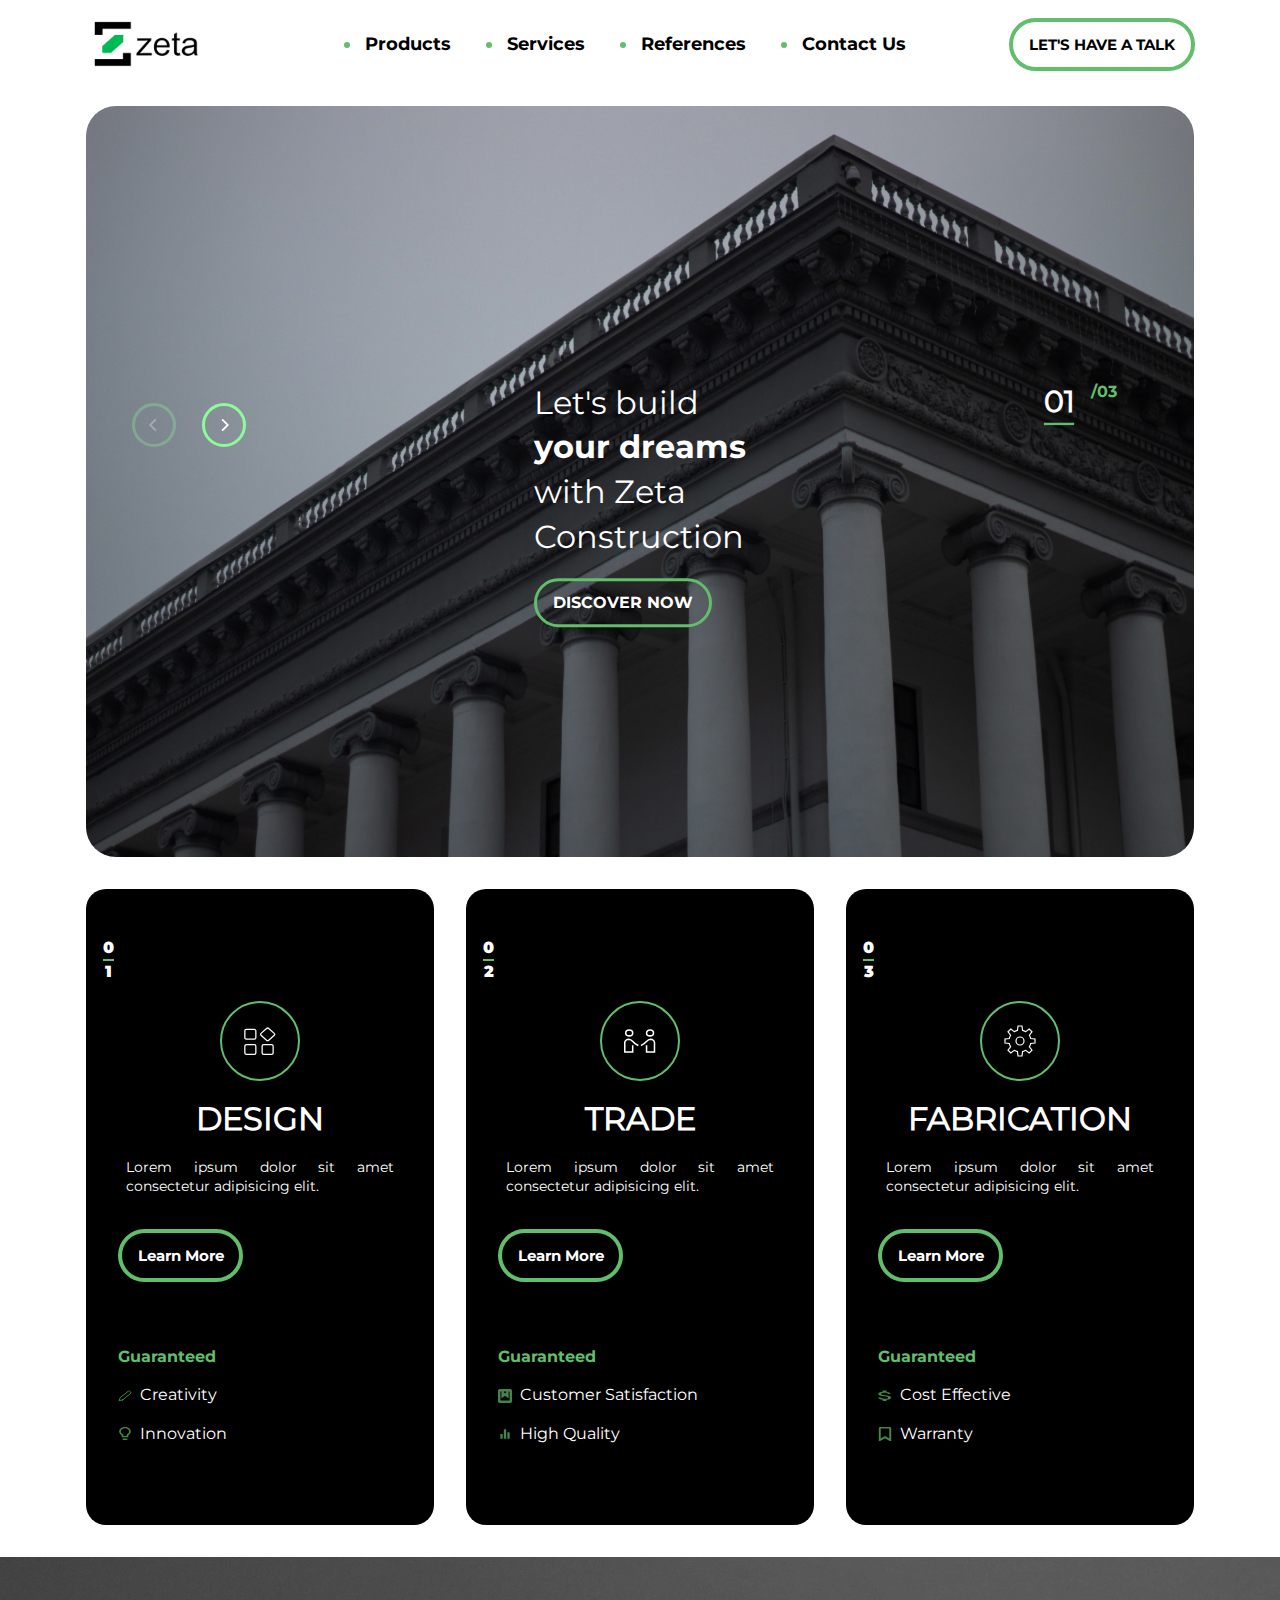
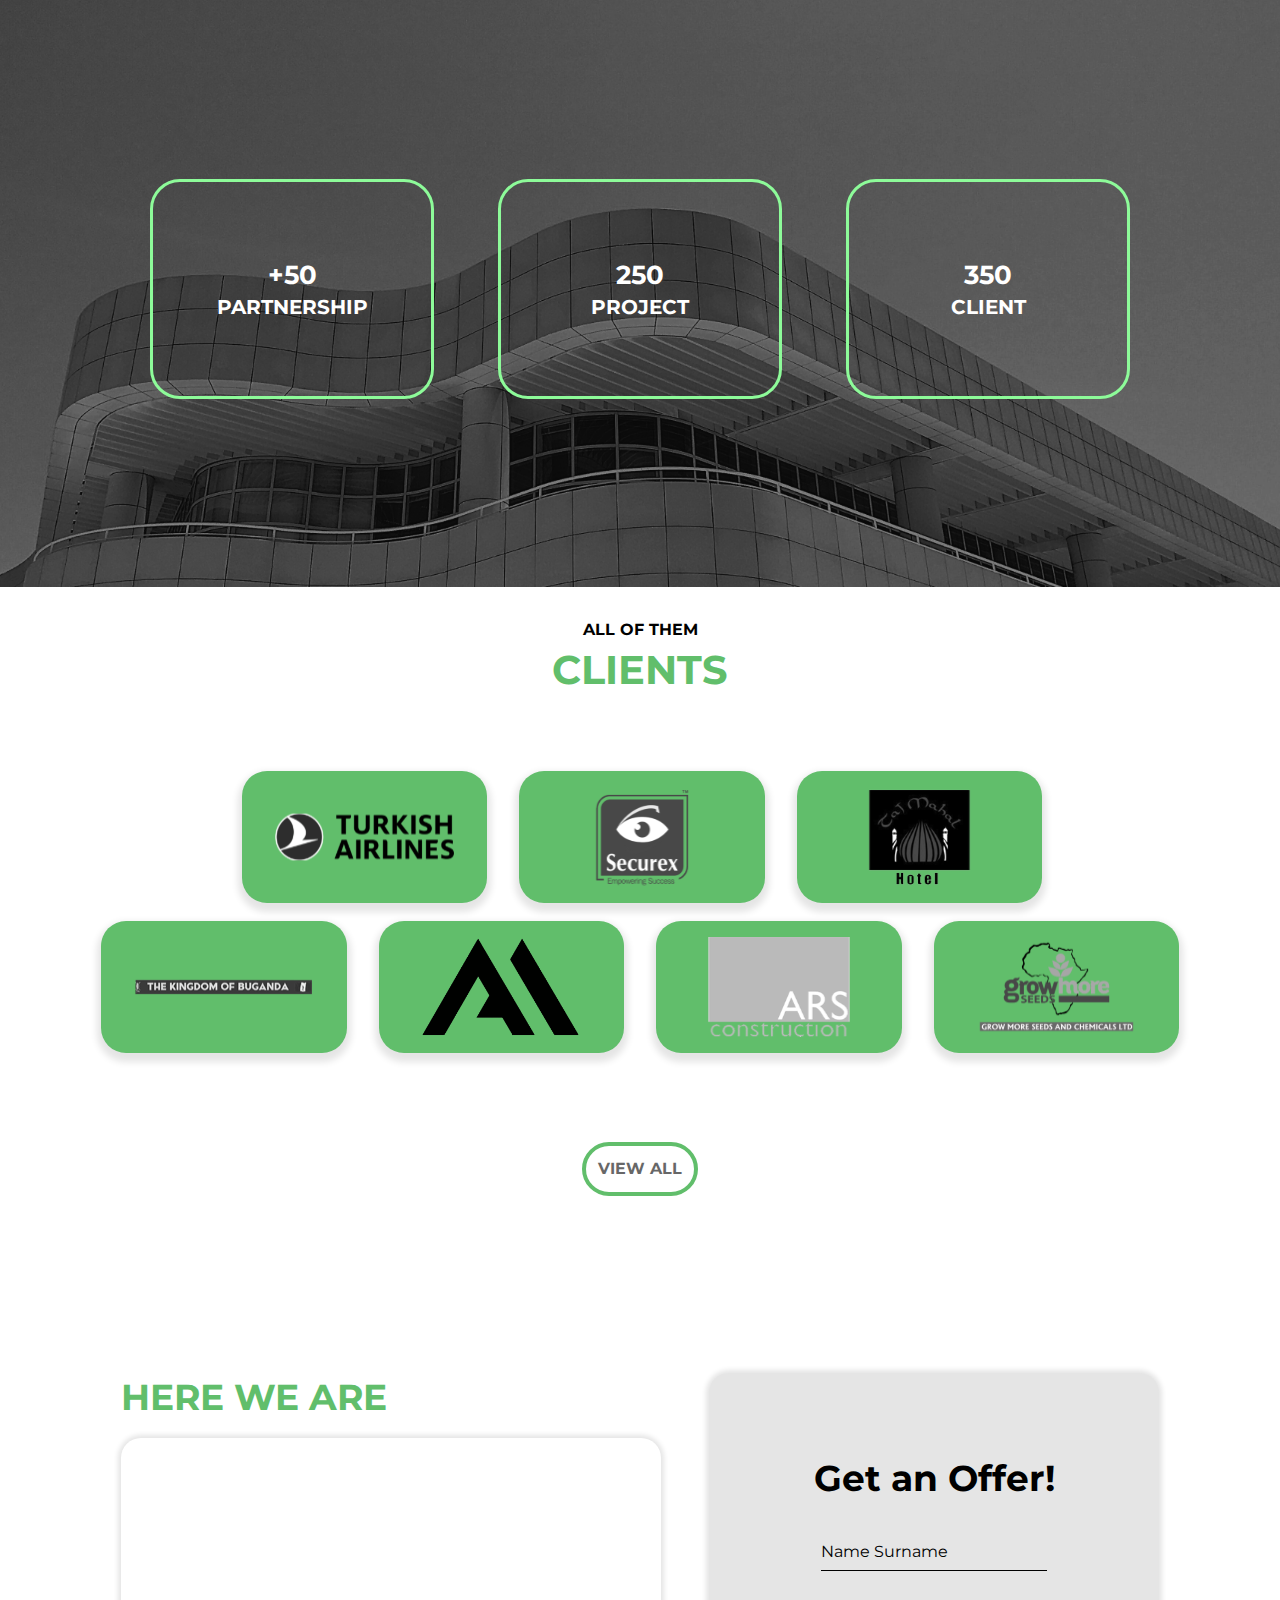
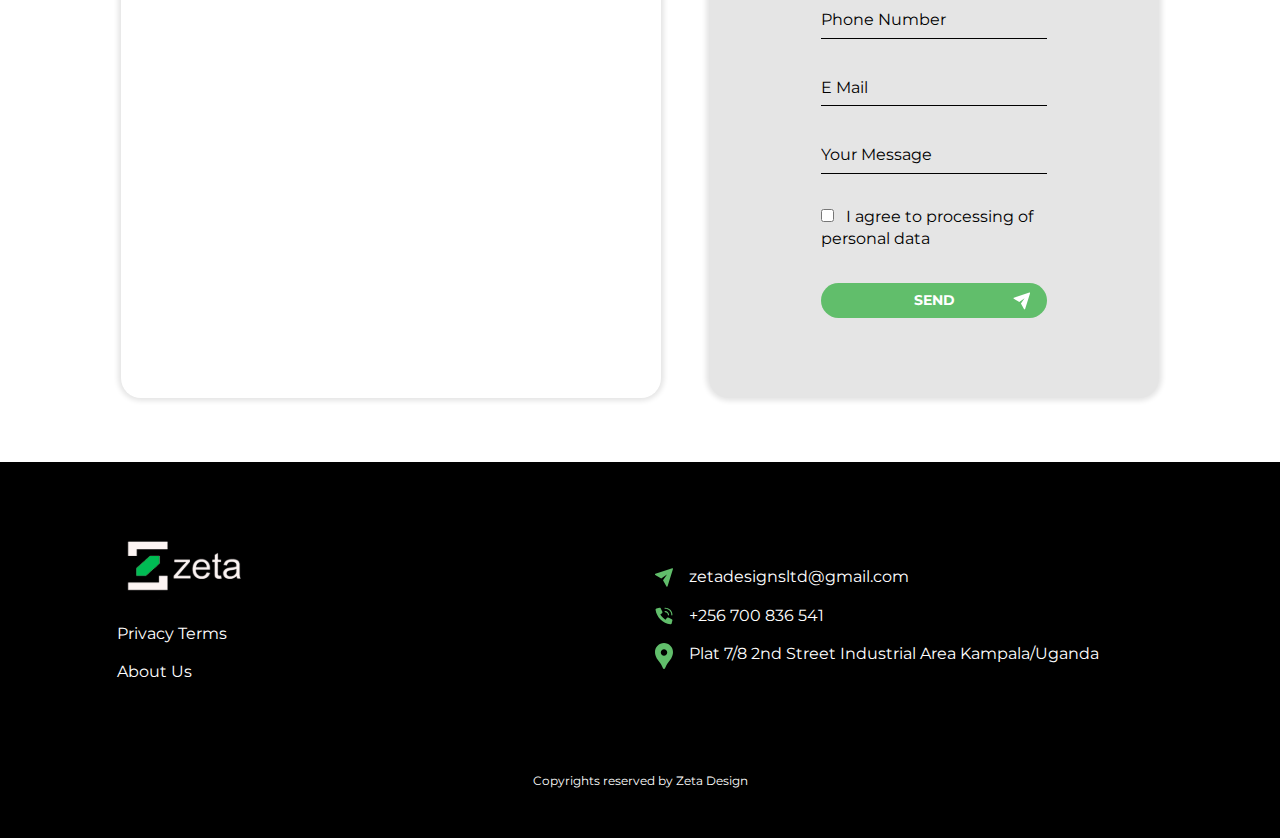
<file: index.html>
<html lang="en">

<head>
    <meta charset="UTF-8">
    <meta http-equiv="X-UA-Compatible" content="IE=edge">
    <meta name="viewport" content="width=device-width, initial-scale=1.0">
    <title>Home Page</title>
    <link rel="stylesheet" href="assets/css/style1.css">
    <link rel="stylesheet" href="assets/css/flickity.css">
    <style>
        /* mobile view start */
        .main-carousel {
            height:50%;
        }

        .carousel-cell>img {
            border-radius: 30px;
            background-repeat: no-repeat;
            background-position: center;
            background-size: cover;
            object-fit: fill;
        }

        .inner {
            z-index: 1;
            top: 50%;
            left: 50%;
            transform: translate(-50%, -50%);
            margin: auto;
        }

        .inner>a {
            border: 3px solid var(--green-main);
            border-radius: 30px;
            transition: 0.1s ease-in-out;
            font-size: 16px;
            padding: .75rem 1rem;
        }

        .inner>p {
            font-size: 27px;
        }

        .slider-info {
            z-index: 1;
            top: 15%;
            right: 5%;
            transform: translate(-50%, -50%);
        }

        .slider-info> :first-child {
            font-size: 30px;
            font-weight: 600;
            border-bottom: 3px solid var(--green-main);
            border-radius: 1px;
        }

        /* card section start */
        .card {
            border-radius: 20px;
        }

        .img-wrapper {
            width: 80px;
            height: 80px;
            border: 2px solid var(--green-main);
            border-radius: 50%;
        }
        .card-title {
            padding: 3rem .5rem 0 .5rem;
        }
        .card-title>p {
            font-size: 14px;
        }
        .card-mid > h3 {
            font-size: 16px;
        }
        .card-mid>a {
            padding: .75rem .5rem;
            max-width: 125px;
            border: 4px solid var(--green-main);
            border-radius: 30px;
            font-size: 15px;
        }
        .card-mid > ul> li > img {
            width: 14px;
            height: 14px;
        }
        .top-left {
            z-index: 1;
            left: 5%;  
    }
    .top-left ul li {
        font-family: 'Montserrat-Black';
        font-size: 16px;   
    }
        /* card section end */
        /* summary section start */
        .summary >img {
            background-repeat: no-repeat;
            object-fit: cover;
            background-position: center;
            border-radius: 30px;
            height: 800px;
        }
        .summary > div {
            z-index: 1;
            top: 50%;
            left: 50%;
            transform: translate(-50%, -50%);
        }
        .summary > div > div {
            align-self: center;
            width: 60%;
            min-height: 160px;
            border: 3px solid var(--green-light);
            border-radius: 30px;
        }
        .summary > div > div > div >:nth-child(1) {
           font-size: 26px;
        }
        .summary > div > div > div >:nth-child(2) {
           font-size: 20px;
        }
        /* summary section end */

        /* clients section start */
        .clients-carousel-cell {
            height: 150px;
            border-radius: 25px;
            padding: 0 4rem;
            flex-basis: 25%;
        }
        .clients-cell-inner {
            background: var(--green-main);
            border-radius: 25px;
            box-shadow: 0px 5px 7px 4px rgba(229,229,229,1);
        }

        .clients-cell-inner > img {
            width: 100%;
            height: 100px;
            filter: saturate(0);
            transition: 0.1s;
        }

        .clients-cell-inner:hover > img {
            filter: saturate(1);
        }
        .clients > a {
            max-width: 130px;
            align-self: center;
            margin: 5rem 0 2rem 0; 
            font-size: 16px;
            border-radius: 30px;
            border: 4px solid var(--green-main);
        }
        /* clients section end */
        /* mobile view end */

        /* mid view start */
        @media(min-width:768px){
            .main-carousel {
                margin: auto !important;
                padding: auto !important;  
            }
            .card-section {
                margin: auto !important;
                padding: auto !important;
            }
            .clients-carousel-cell {
                padding: 0 1rem;
            }
        }
        /* mid view end */
            
        /* desktop view start */
        @media (min-width:992px) {
            .main-carousel {
                height: 87%;
                margin: auto !important;
                padding: auto !important;
            }

            .inner>p {
                font-size: 32px;
            }

            .slider-info {
                z-index: 1;
                top: 40%;
                right: 5%;
                transform: translate(-50%, -50%);
            }

            .card-section {
                margin: auto !important;
                padding: auto !important;
            }
            /* summary section start */
            .summary {
                padding: 0;
                margin: 0;
                max-width:none;
            }
            .summary > img {
                border-radius: 0px;
                height: 630px;
            }
            .summary > div {
                top: 40%;
                padding: 0 5rem;
                margin:5rem 0;
            }
            .summary > div > div {
                flex-basis: 100%;
                min-height: 220px;
            }
            /*summary section end */
            .clients > a {
                margin: 5rem 0;
            }
            /* clients section end */
        }

        /* desktop view end */
    </style>
</head>

<body>
    <nav class="d-flex white-bg position-fixed align-items-center w-lg-100 w-100">
        <div class="container d-flex d-lg-row justify-content-between align-items-center ">
            <a class="d-block" href="index.html"><img src="assets/icons/cropped-zetadesign-navbar-logo.svg"
                    alt="logo"></a>
            <ul
                class=" navbar-menu d-lg-flex flex-lg-row justify-content-lg-between align-items-center w-lg-auto white-lg-bg navbar-lg-text py-lg-0 flex-column navbar-text green-bg py-5">
                <li class="position-relative ml-lg-3-5 py-lg-0 py-xl-0 py-2 list-border"><a
                        href="products.html">Products</a></li>
                <li class="position-relative ml-lg-3-5 py-lg-0 py-xl-0 py-2 list-border"><a
                        href="services.html">Services</a></li>
                <li class="position-relative ml-lg-3-5 py-lg-0 py-xl-0 py-2 list-border"><a
                        href="references.html">References</a></li>
                <li class="position-relative ml-lg-3-5 py-lg-0 py-xl-0 py-2"><a href="contact.html">Contact Us</a></li>
                <div class="phone d-lg-none d-flex p-1 regular position-absolute">
                    <a class=" d-flex align-items-center" href="#"><img class="mr-0-25"
                            src="assets/icons/phone-navbar.svg" alt="">+90 535 535 3535</a>
                </div>
            </ul>
            <div class=" d-lg-block d-none button-main">
                <a href="#">LET'S HAVE A TALK</a>
            </div>
            <div class="hamburger-menu d-flex d-lg-none flex-column justify-content-between align-items-center">
                <span class="line"></span>
                <span class="line"></span>
                <span class="line"></span>
            </div>
        </div>
    </nav>
    <section class=" container main-carousel w-100 position-relative p-0 m-0">
        <div class="carousel-cell w-100 h-100 p-1">
            <img src="assets/images/slide-img-1.jpg" alt="slider 1" class="w-100 h-100">
            <div class="inner position-absolute">
                <p class="d-flex flex-column align-items-left main-text py-2">
                    <span>Let's build</span>
                    <span class="bold">your dreams</span>
                    <span>with Zeta</span>
                    <span>Construction</span>
                </p>
                <a class="main-text bold" href="#">DISCOVER NOW</a>
            </div>
            <div class="slider-info position-absolute d-flex main-text gap-1">
                <p class="regular">01</p>
                <p class="green-text bold">/03</p>
            </div>
        </div>
        <div class="carousel-cell w-100 h-100 p-1">
            <img src="assets/images/slide-img-1.jpg" alt="slider 2" class="w-100 h-100">
            <div class="inner position-absolute">
                <p class="d-flex flex-column align-items-left main-text py-2 regular">
                    <span>Let's build</span>
                    <span class="bold">your dreams</span>
                    <span>with Zeta</span>
                    <span>Construction</span>
                </p>
                <a class="main-text bold" href="#">DISCOVER NOW</a>
            </div>
            <div class="slider-info position-absolute d-flex main-text gap-1">
                <p class="regular">02</p>
                <p class="green-text bold">/03</p>
            </div>
        </div>
        <div class="carousel-cell w-100 h-100 p-1">
            <img src="assets/images/slide-img-1.jpg" alt="slider 3" class="w-100 h-100">
            <div class="inner position-absolute">
                <p class="d-flex flex-column align-items-left main-text py-2">
                    <span>Let's build</span>
                    <span class="bold">your dreams</span>
                    <span>with Zeta</span>
                    <span>Construction</span>
                </p>
                <a class="main-text bold" href="#">DISCOVER NOW</a>
            </div>
            <div class="slider-info position-absolute d-flex main-text gap-1">
                <p class="regular">03</p>
                <p class="green-text bold">/03</p>
            </div>
        </div>
    </section>
    <section class="container m-0 p-0 card-section">
        <div class="card-wrapper d-flex flex-column flex-lg-row w-100 h-auto p-1 gap-2 justify-content-between main-text position-relative">
            <div class="card h-auto black-bg d-flex flex-column py-3 position-relative">
                <div class="top-left d-flex flex-column position-absolute">
                    <ul class="w-100" style="list-style: none; text-align: center;">
                        <li class="main-text bold" style="border-bottom: 2px solid #61be6b;">0</li>
                        <li class="main-text bold">1</li> 
                    </ul>
                </div>
                <div class="card-title d-flex flex-column align-items-center gap-1">
                    <div class="img-wrapper d-flex align-items-center justify-content-center mt-1">
                        <img src="assets/icons/options-icon-1.svg" alt="option-icon-1" width="32px"
                            height="32px">
                    </div>
                    <h1 class="regular">DESIGN</h1>
                    <p class="px-2 text-justify">Lorem ipsum dolor sit amet consectetur adipisicing elit.</p>
                </div>
                <div class="card-mid d-flex flex-column p-2">
                    <a class="text-center bold" href="#">Learn More</a>
                    <h3 class="green-text mt-4 mb-1">Guaranteed</h3>
                    <ul class="d-flex flex-column gap-1">
                        <li class="d-flex align-items-center"><img class="mr-0-5"
                                src="assets/icons/optionlist-icon-1.svg" alt="">Creativity</li>
                        <li class="d-flex align-items-center"><img class="mr-0-5"
                                src="assets/icons/optionlist-icon-2.svg" alt="">Innovation</li>
                    </ul>
                </div>
            </div>
            <div class="card h-auto black-bg d-flex flex-column py-3 position-relative">
                <div class="top-left d-flex flex-column position-absolute">
                    <ul class="w-100" style="list-style: none; text-align: center;">
                        <li class="main-text bold" style="border-bottom: 2px solid #61be6b;">0</li>
                        <li class="main-text bold">2</li> 
                    </ul>
                </div>
                <div class="card-title d-flex flex-column align-items-center gap-1">
                    <div class="img-wrapper d-flex align-items-center justify-content-center mt-1">
                        <img src="assets/icons/options-icon-2.svg" alt="option-icon-1" width="32px"
                            height="32px">
                    </div>
                    <h1 class="regular">TRADE</h1>
                    <p class="px-2 text-justify">Lorem ipsum dolor sit amet consectetur adipisicing elit.</p>
                </div>
                <div class=" card-mid d-flex flex-column p-2">
                    <a class="text-center bold" href="#">Learn More</a>
                    <h3 class="green-text mt-4 mb-1">Guaranteed</h3>
                    <ul class="d-flex flex-column gap-1">
                        <li class="d-flex align-items-center"><img class="mr-0-5"
                                src="assets/icons/optionlist-icon-3.svg" alt="">Customer Satisfaction</li>
                        <li class="d-flex align-items-center"><img class="mr-0-5"
                                src="assets/icons/optionlist-icon-4.svg" alt="">High Quality</li>
                    </ul>
                </div>
            </div>
            <div class="card h-auto black-bg d-flex flex-column py-3 position-relative">
                <div class="top-left d-flex flex-column position-absolute">
                    <ul class="w-100" style="list-style: none; text-align: center;">
                        <li class="main-text bold" style="border-bottom: 2px solid #61be6b;">0</li>
                        <li class="main-text bold">3</li> 
                    </ul>
                </div>
                <div class="card-title d-flex flex-column align-items-center gap-1">
                    <div class="img-wrapper d-flex align-items-center justify-content-center mt-1">
                        <img src="assets/icons/options-icon-3.svg" alt="option-icon-1" width="32px"
                            height="32px">
                    </div>
                    <h1 class="regular">FABRICATION</h1>
                    <p class="px-2 text-justify">Lorem ipsum dolor sit amet consectetur adipisicing elit.</p>
                </div>
                <div class=" card-mid d-flex flex-column p-2">
                    <a class="text-center bold" href="#">Learn More</a>
                    <h3 class="green-text mt-4 mb-1">Guaranteed</h3>
                    <ul class="d-flex flex-column gap-1">
                        <li class="d-flex align-items-center"><img class="mr-0-5"
                                src="assets/icons/optionlist-icon-5.svg" alt="">Cost Effective</li>
                        <li class="d-flex align-items-center"><img class="mr-0-5"
                                src="assets/icons/optionlist-icon-6.svg" alt="">Warranty</li>
                    </ul>
                </div>
            </div>
        </div>
    </section>
    <section class="container summary position-relative mt-lg-1">
        <img class="w-100 position" src="assets/images/summary-bg.png" alt="">
        <div class=" container w-100 d-flex flex-column flex-lg-row gap-2 gap-lg-4 position-absolute">
            <div class="d-flex align-items-center flex-column justify-content-center">
                <div class="bold main-text text-center">
                    <p>+50</p>
                    <p>PARTNERSHIP</p>
                </div>
            </div>
            <div class="d-flex align-items-center flex-column justify-content-center">
                <div class="bold main-text text-center">
                    <p>250</p>
                    <p>PROJECT</p>
                </div>
            </div>
            <div class="d-flex align-items-center flex-column justify-content-center">
                <div class="bold main-text text-center">
                    <p>350</p>
                    <p>CLIENT</p>
                </div>
            </div>
        </div>
        
    </section>
    <section class=" container clients d-flex flex-column">
        <div class="main-header mb-md-4 text-center pt-2 ">
            <p class="grey bold px-1">ALL OF THEM</p>
            <h2 class=green-text px-1">CLIENTS</h2>
        </div>
        <div class="clients-carousel d-md-flex flex-wrap justify-content-center">
            <div class="clients-carousel-cell w-100  ml-0 ml-0-25 d-flex justify-content-center align-items-center">
                <div class="clients-cell-inner w-100 py-1 px-2">
                    <img src="assets/icons/references/turkish_airlines.svg" alt="">
                </div>
            </div>
            <div class="clients-carousel-cell w-100  d-flex justify-content-center align-items-center">
                <div class="clients-cell-inner w-100 py-1 px-2">
                    <img src="assets/icons/references/securex.svg" alt="">
                </div>                    
            </div>
            <div class="clients-carousel-cell w-100 d-flex justify-content-center align-items-center">
                <div class="clients-cell-inner w-100 py-1 px-2">
                    <img src="assets/icons/references/cat-mahal-hotel.svg" alt="">
                </div>                    
            </div>
            <div class="clients-carousel-cell w-100 d-flex justify-content-center align-items-center">
                <div class="clients-cell-inner w-100 py-1 px-2">
                    <img src="assets/icons/references/the-kingdom-of-buganda.svg" alt="">
                </div>                    
            </div>
            <div class="clients-carousel-cell w-100 d-flex justify-content-center align-items-center">
                <div class="clients-cell-inner w-100 py-1 px-2">
                    <img src="assets/icons/references/ametal.svg" alt="">
                </div>                    
            </div>
            <div class="clients-carousel-cell w-100 d-flex justify-content-center align-items-center">
                <div class="clients-cell-inner w-100 py-1 px-2">
                    <img src="assets/icons/references/ars-construction.svg" alt="">
                </div>                    
            </div>
            <div class="clients-carousel-cell w-100 d-flex justify-content-center align-items-center">
                <div class="clients-cell-inner w-100 py-1 px-2">
                    <img src="assets/icons/references/growhomeseed.svg" alt="">
                </div>                    
            </div>                
        </div>
        <a class ="gray-text bold p-0-75 text-center" href="references.html">VIEW ALL</a>
    </section>
    <section class="contact container">
        <div class="container py-2 py-lg-4 d-flex flex-column flex-lg-row justify-content-between justify-content-lg-center align-items-center gap-3">
            <div class="map-wrapper col-lg-6 w-100">
                <h2 class="green-text pt-2 pb-1 text-left">HERE WE ARE</h2>
                <iframe class="w-100 map" src="https://www.google.com/maps/embed?pb=!1m18!1m12!1m3!1d49307.24577560217!2d32.758646946912634!3d39.92933137681065!2m3!1f0!2f0!3f0!3m2!1i1024!2i768!4f13.1!3m3!1m2!1s0x14d348d5d5f41a55%3A0x27c5ef75cef0ea89!2zQXRhdMO8cmsgT3JtYW4gw4dpZnRsacSfaQ!5e0!3m2!1str!2str!4v1656580590252!5m2!1str!2str"  allowfullscreen="" loading="lazy" referrerpolicy="no-referrer-when-downgrade"></iframe>
            </div>
            <div class=" form-wrapper col-sm-12 col-lg-5 py-5 px-md-4 form-bg d-flex justify-content-between flex-column gap-2">
                <h2 class="text-center">Get an Offer!</h2>
                <form class="w-100 d-flex justify-content-between flex-column gap-2 px-md-3" action="">
                    <input type="text" name="" placeholder="Name Surname" required>
                    <input type="tel" name="" placeholder="Phone Number" required>
                    <input type="mail" min="0" name="" placeholder="E Mail" required>
                    <input type="text" name="" placeholder="Your Message" required>
                    <label for="form-check">
                        <input class="mr-0-5" type="checkbox" name="form-check" id="form-check"> I agree to processing of personal data
                    </label>
                    <a class="text-center bold send-btn py-0-5 " href="#">SEND</a>
                </form>
            </div>
            </form>
        </div>
    </section>
    <footer class="black-bg py-2">
        <div class="container">
            <div class="row p-1">
                <div class="col-lg-6 d-lg-block">
                    <ul class="p-1 main-text regular">
                        <li class="py-0-5"><img src="assets/icons/footer-logo.svg" width="132px" height="66px" alt=""></li>
                        <li class="py-0-5"><a href="#">Privacy Terms</a></li>
                        <li class="py-0-5"><a href="#">About Us</a></li>
                        <li class="d-block d-lg-none py-0-5"><a href="#">Contact Us</a></li>
                    </ul>   
                </div>
                <div class="col-lg-6 d-none d-lg-block">
                    <ul class=" footer-lg main-text regular py-3">
                        <li class="d-flex justify-content-left align-item-center py-0-5"><img class="pr-1" src="assets/icons/footer-mail-icon.svg" alt=""><a href="#">zetadesignsltd@gmail.com</a></li>
                        <li class="d-flex justify-content-left align-item-center py-0-5"><img class="pr-1" src="assets/icons/footer-phone-icon.svg" alt=""><a href="#">+256 700 836 541</a></li>
                        <li class="d-flex justify-content-left align-item-center py-0-5"><img class="pr-1" src="assets/icons/footer-loc-icon.svg" alt=""><a href="#">Plat 7/8 2nd Street Industrial Area Kampala/Uganda</a></li>
                    </ul>
                </div>
                <p class="pt-3 main-text regular w-100 text-center">Copyrights reserved by Zeta Design</p>
            </div>
        </div>
    </footer>
</body>
<script src="assets/js/main.js"></script>
<script src="assets/js/flickity.js"></script>
<script>
    var elem = document.querySelector('.main-carousel');
    var flkty = new Flickity(elem, {
        cellAlign: 'center',
        contain: true,
    });
    var elem_clients = document.querySelector('.clients-carousel');
    var flkty_clients = new Flickity(elem_clients, {
        cellAlign: 'center',
        contain: true,
        watchCSS: true
    });
</script>

</html>
</file>
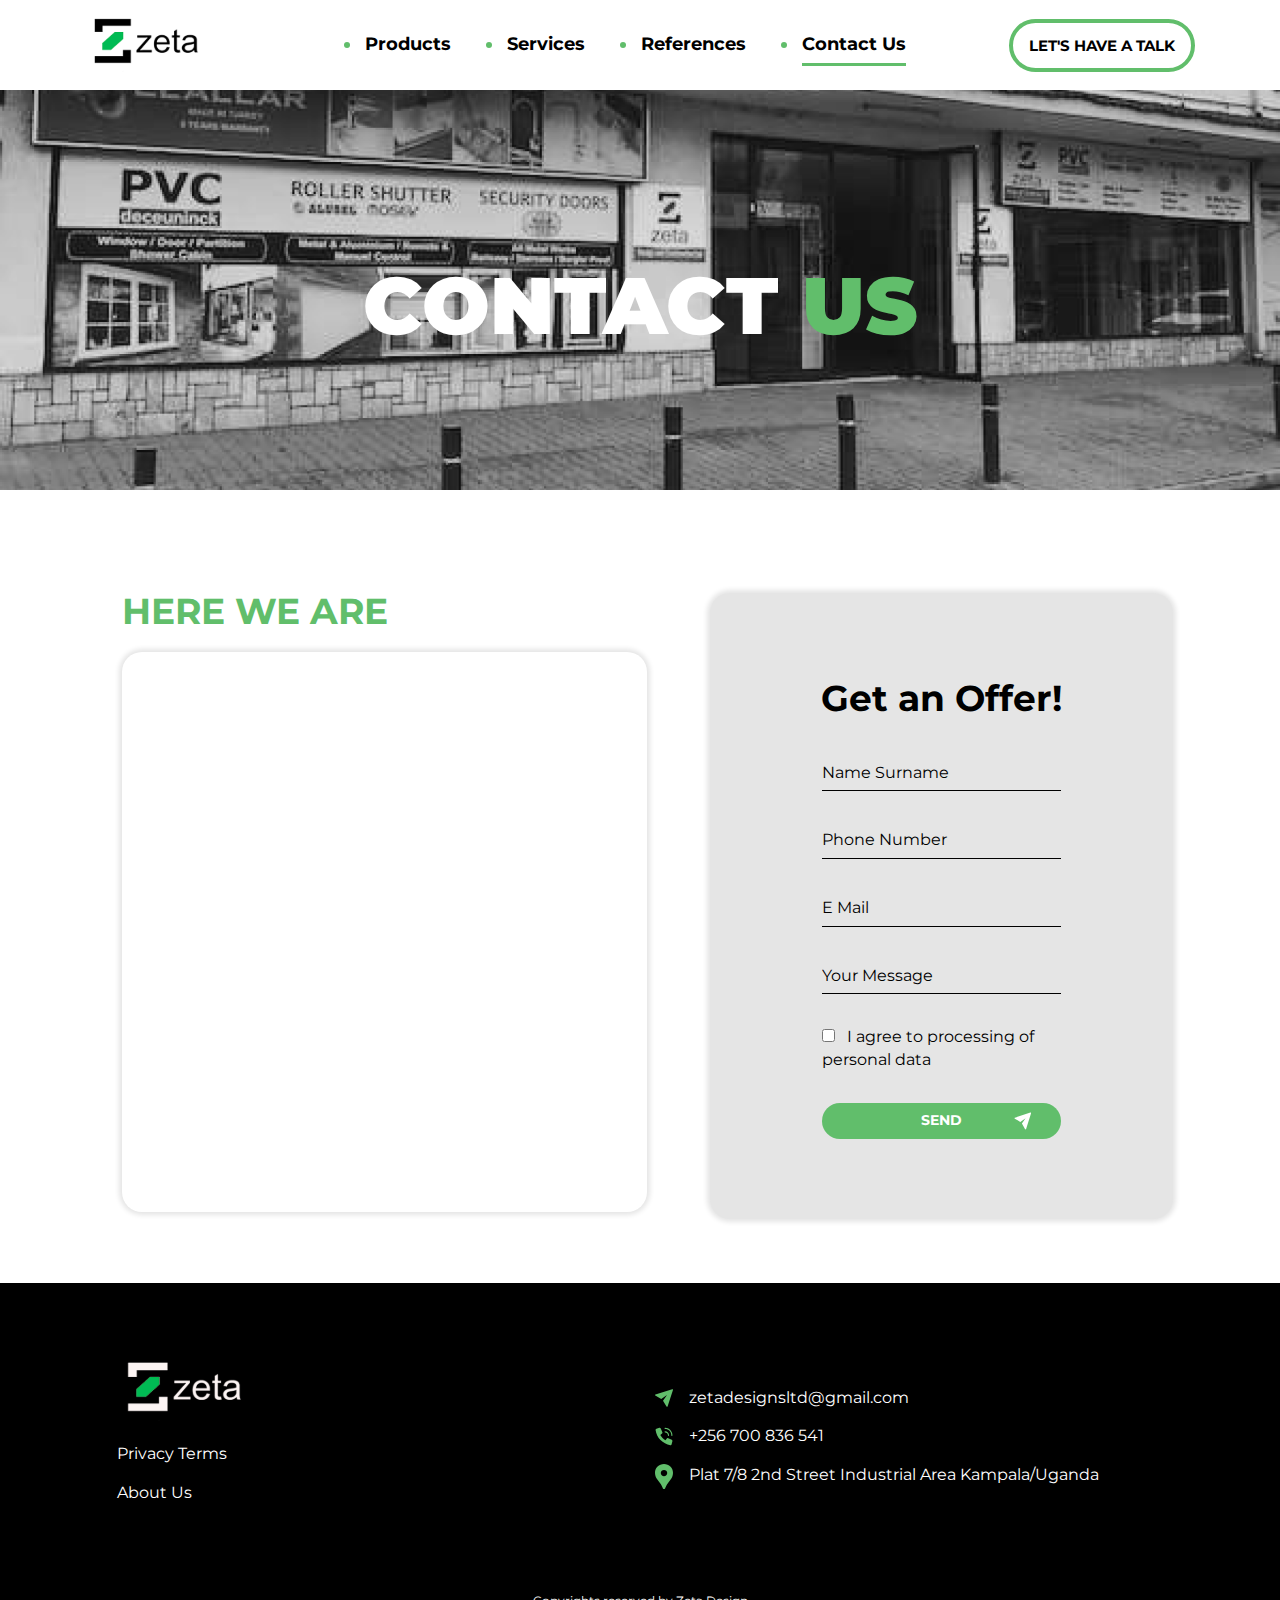
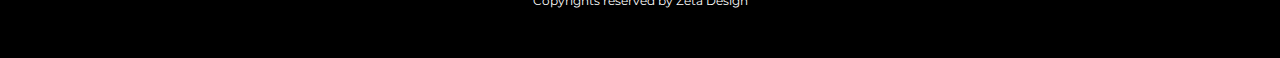
<file: contact.html>
<!DOCTYPE html>
<html lang="en">
<head>
    <meta charset="UTF-8">
    <meta http-equiv="X-UA-Compatible" content="IE=edge">
    <meta name="viewport" content="width=device-width, initial-scale=1.0">
    <title>contact</title>
    <link rel="stylesheet" href="assets/css/style1.css">
</head>
<style>
    /* mobile view start */
    section img {
        height: 210px;
    }
    .contact-header {
        top: 40%;
        z-index: 1;
        font-size: 40px;
    }
    /* .map {
        border-radius: 20px;
        min-height: 400px;
        box-shadow: 0px 0px 5px 3px rgb(229 229 229);
    }
    .map-wrapper {
        padding: 0;
        margin: 0;
    }
    .form-wrapper {
        border-radius: 20px;
        box-shadow: 0px 0px 5px 3px rgb(229 229 229);
    }
    form input {
        background-color: transparent;
        border-bottom: 1px solid #000000;
        padding: .5rem 0;
    }
    form input::placeholder {
        font-family: 'Montserrat-Regular';
        color: black;
        font-size: 16px;
    }
    form input:focus::placeholder {
        color: rgb(140 140 140);
    }
    .send-btn {
        background-color: var(--green-main);
        color: white;
        background-image: url('assets/icons/send-icon.svg');
        background-repeat: no-repeat;
        background-position-y: center;
        background-position-x: 12rem;
        border-radius: 30px;
        font-size: 14px;
        transition: 0.1s ease-in-out;
    }
    .send-btn:hover {
        background-color: white;
        color: var(--green-main);
        background-image: url('assets/icons/send-icon-hover.svg');
    } */
    /* mobile view end */

    /* desktop view start */
    @media (min-width:992px){
        section img {
            height: 480px;
        }
        /* .map-wrapper {
        align-self: flex-end;
    }
        .map-wrapper .map {
            min-height: 560px;
        }
        .form-wrapper {
        align-self: flex-end;
    } */
    .contact-header {
        font-size: 80px;
    }
    }
    /* desktop view end */
</style>
<body>
    <nav class="d-flex white-bg position-fixed align-items-center w-lg-100 w-100">
        <div class="container d-flex d-lg-row justify-content-between align-items-center ">
            <a class="d-block" href="index.html"><img src="assets/icons/cropped-zetadesign-navbar-logo.svg" alt=""></a>
            <ul class=" navbar-menu d-lg-flex flex-lg-row justify-content-lg-between align-items-center w-lg-auto white-lg-bg navbar-lg-text py-lg-0 flex-column navbar-text green-bg py-5">
                <li class="position-relative ml-lg-3-5 py-lg-0 py-xl-0 py-2 list-border"><a href="products.html">Products</a></li>
                <li class="position-relative ml-lg-3-5 py-lg-0 py-xl-0 py-2 list-border"><a href="services.html">Services</a></li>
                <li class="position-relative ml-lg-3-5 py-lg-0 py-xl-0 py-2 list-border"><a href="references.html">References</a></li>
                <li class="position-relative ml-lg-3-5 py-lg-0 py-xl-0 py-2 selected"><a href="#">Contact Us</a></li>
                <div class="phone d-lg-none d-flex p-1 regular position-absolute">
                    <a class=" d-flex align-items-center" href="#"><img class="mr-0-25" src="assets/icons/phone-navbar.svg" alt="">+90 535 535 3535</a>
                </div>
            </ul>
            <div class=" d-lg-block d-none button-main">
                <a href="#">LET'S HAVE A TALK</a>
            </div>
            <div class="hamburger-menu d-flex d-lg-none flex-column justify-content-between align-items-center">
                <span class="line"></span>
                <span class="line"></span>
                <span class="line"></span>
            </div>
        </div>
    </nav>
    <section>
        <div class="position-relative">
            <img class="w-100 d-block h-md-auto" src="assets/images/contact-top.png" alt="">
            <h1 class="main-text black text-center contact-header position-absolute w-100 left-0">CONTACT
            <span class="green-text">US</span>
        </h1>
        </div>
        
        <div class="container py-2 py-lg-4 d-flex flex-column flex-lg-row justify-content-between justify-content-lg-center align-items-center gap-3">
            <div class="map-wrapper col-lg-6 w-100">
                <h2 class="green-text pt-2 pb-1 text-left">HERE WE ARE</h2>
                <iframe class="w-100 map" src="https://www.google.com/maps/embed?pb=!1m18!1m12!1m3!1d49307.24577560217!2d32.758646946912634!3d39.92933137681065!2m3!1f0!2f0!3f0!3m2!1i1024!2i768!4f13.1!3m3!1m2!1s0x14d348d5d5f41a55%3A0x27c5ef75cef0ea89!2zQXRhdMO8cmsgT3JtYW4gw4dpZnRsacSfaQ!5e0!3m2!1str!2str!4v1656580590252!5m2!1str!2str"  allowfullscreen="" loading="lazy" referrerpolicy="no-referrer-when-downgrade"></iframe>
            </div>
            <div class=" form-wrapper col-sm-12 col-lg-5 py-5 px-md-4 form-bg d-flex justify-content-between flex-column gap-2">
                <h2 class="text-center">Get an Offer!</h2>
                <form class="w-100 d-flex justify-content-between flex-column gap-2 px-md-3" action="">
                    <input type="text" name="" placeholder="Name Surname" required>
                    <input type="tel" name="" placeholder="Phone Number" required>
                    <input type="mail" min="0" name="" placeholder="E Mail" required>
                    <input type="text" name="" placeholder="Your Message" required>
                    <label for="form-check">
                        <input class="mr-0-5" type="checkbox" name="form-check" id="form-check"> I agree to processing of personal data
                    </label>
                    <a class="text-center bold send-btn py-0-5 " href="#">SEND</a>
                </form>
            </div>
            </form>
        </div>
    </section>
    <footer class="black-bg py-2">
        <div class="container">
            <div class="row p-1">
                <div class="col-lg-6 d-lg-block">
                    <ul class="p-1 main-text regular">
                        <li class="py-0-5"><img src="assets/icons/footer-logo.svg" alt=""></li>
                        <li class="py-0-5"><a href="#">Privacy Terms</a></li>
                        <li class="py-0-5"><a href="#">About Us</a></li>
                        <li class="d-block d-lg-none py-0-5"><a href="#">Contact Us</a></li>
                    </ul>   
                </div>
                <div class="col-lg-6 d-none d-lg-block">
                    <ul class=" footer-lg main-text regular py-3">
                        <li class="d-flex justify-content-left align-item-center py-0-5"><img class="pr-1" src="assets/icons/footer-mail-icon.svg" alt=""><a href="#">zetadesignsltd@gmail.com</a></li>
                        <li class="d-flex justify-content-left align-item-center py-0-5"><img class="pr-1" src="assets/icons/footer-phone-icon.svg" alt=""><a href="#">+256 700 836 541</a></li>
                        <li class="d-flex justify-content-left align-item-center py-0-5"><img class="pr-1" src="assets/icons/footer-loc-icon.svg" alt=""><a href="#">Plat 7/8 2nd Street Industrial Area Kampala/Uganda</a></li>
                    </ul>
                </div>
                <p class="pt-3 main-text regular w-100 text-center">Copyrights reserved by Zeta Design</p>
            </div>
        </div>
    </footer>
</body>
<script>
    const toggleButton = document.getElementsByClassName('hamburger-menu')[0]
    const navbarLinks = document.getElementsByClassName('navbar-menu')[0]
    toggleButton.addEventListener('click',() => {
        navbarLinks.classList.toggle('active')
        toggleButton.classList.toggle('cross-line')
    });
</script>
</html>
</file>
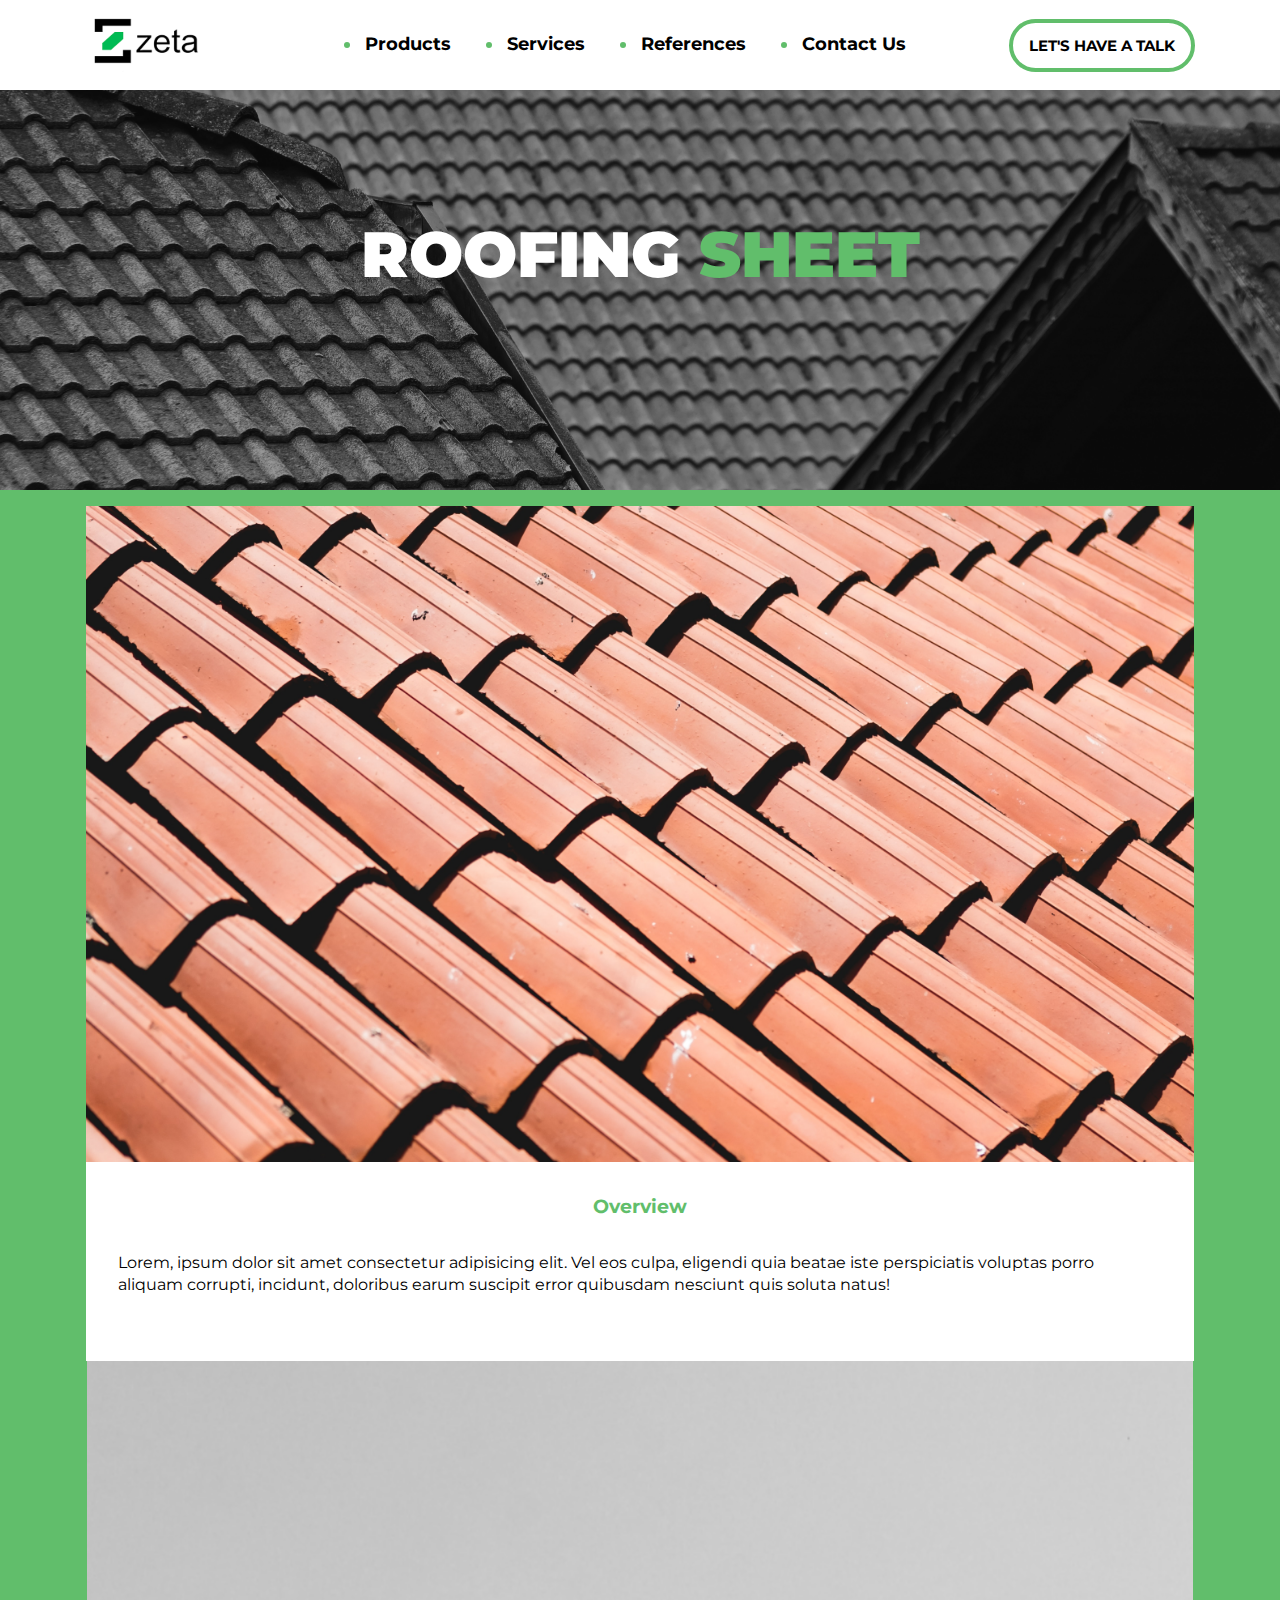
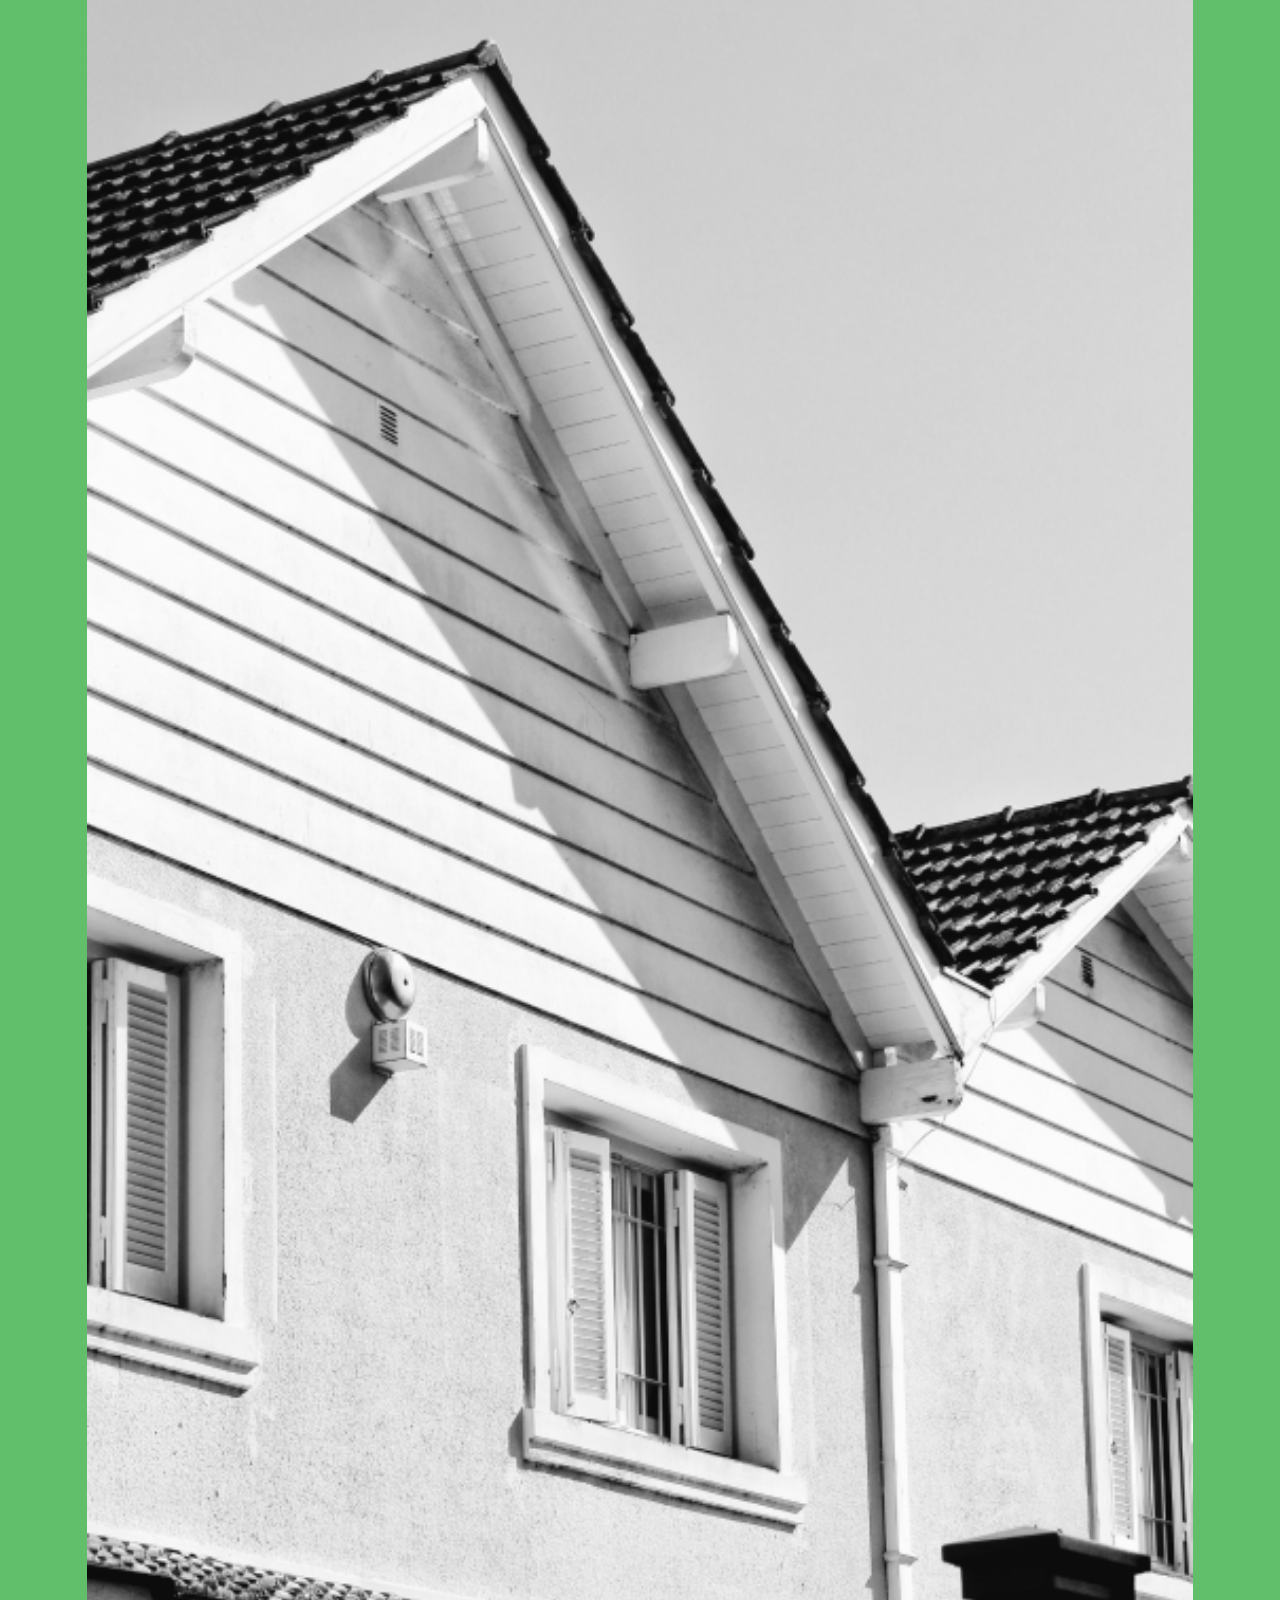
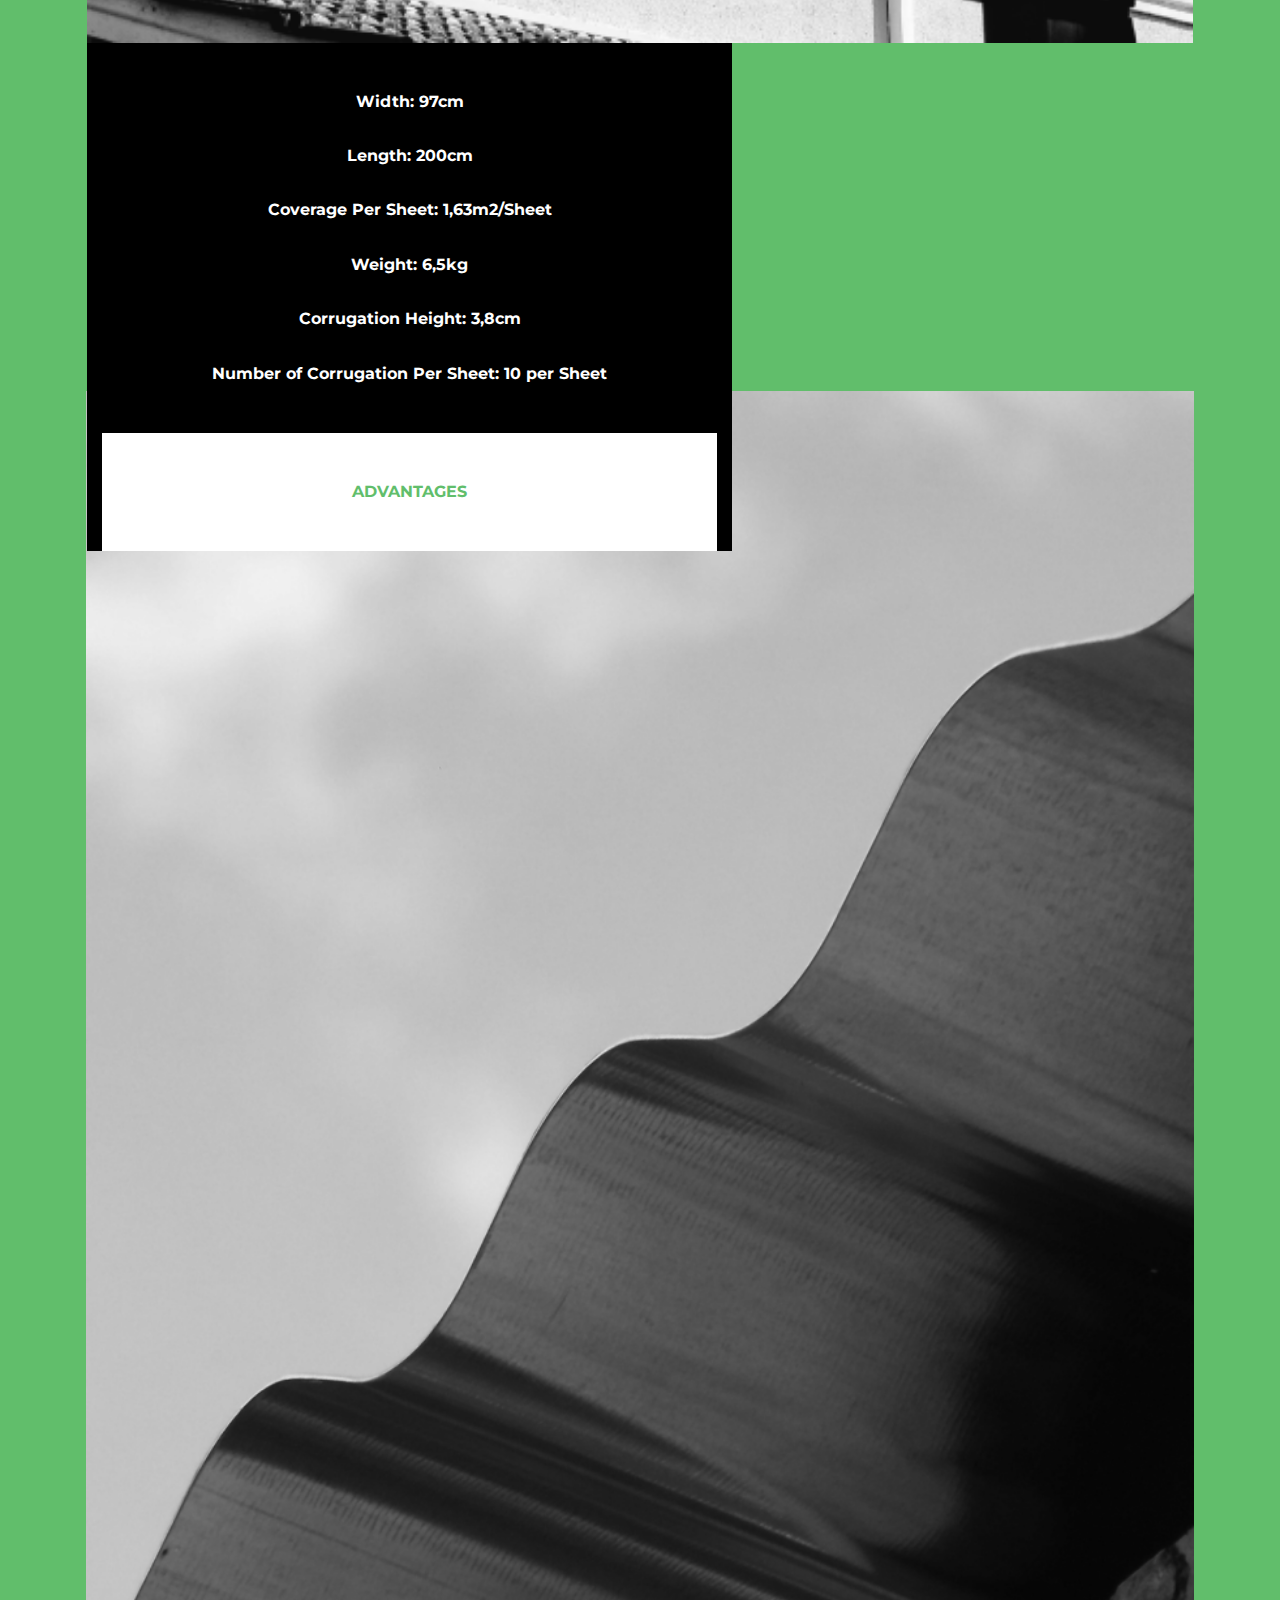
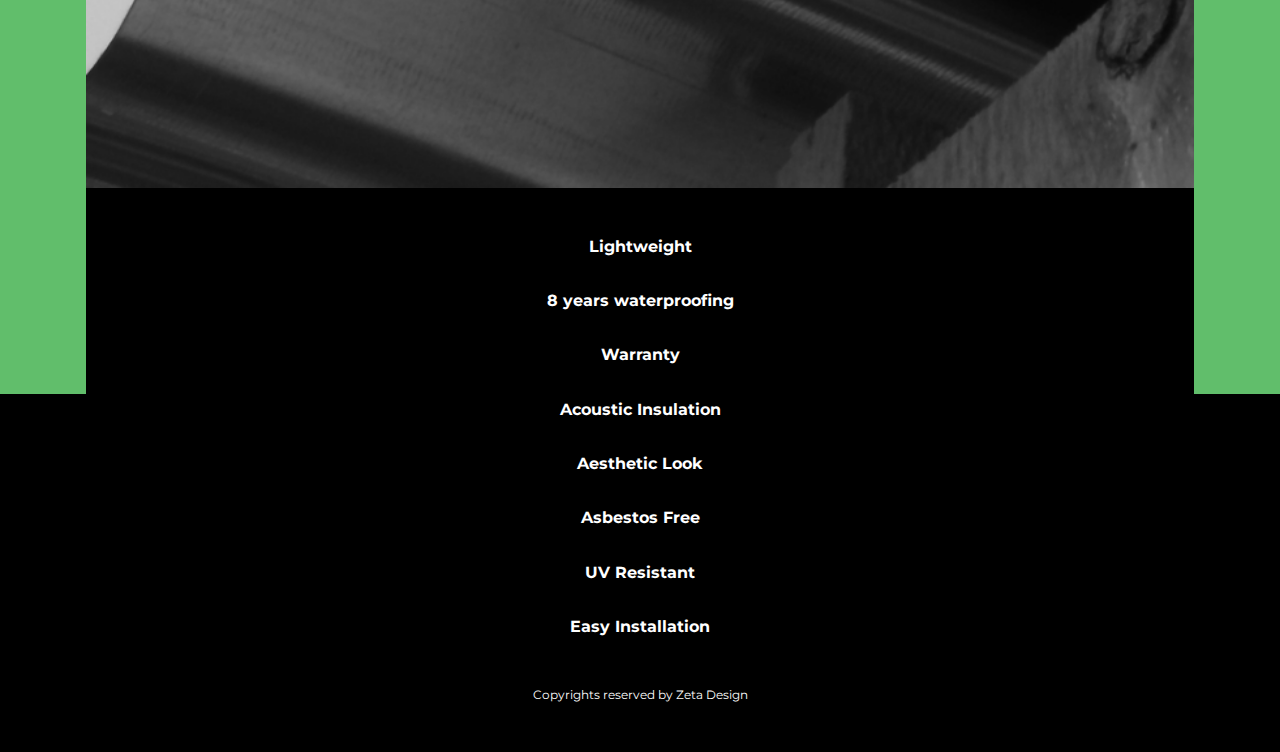
<file: inner-page.html>
<!DOCTYPE html>
<html lang="en">
<head>
    <meta charset="UTF-8">
    <meta http-equiv="X-UA-Compatible" content="IE=edge">
    <meta name="viewport" content="width=device-width, initial-scale=1.0">
    <title>Document</title>
    <link rel="stylesheet" href="assets/css/style1.css">
    <style>
        /* mobile view start */
        section > div > img {
            height: 210px;
        }
        .inner-header {
            top: 30%;
            z-index: 1;
            font-size: 36px;
        }
        div > img {
            object-fit: cover;
            height: 200px;
        }
        .container {
            z-index: 2;
        }
        /* mobile view end */
        /*desktop view start */
        @media (min-width:992px){
            section > div > img {
            height: 400px;
        }
        .inner-header {
            font-size: 64px;
        }
        div > img {
            height: auto;
        }
    }
        
        /*desktop view end */
    </style>
</head>
<body>
    <nav class="d-flex white-bg position-fixed align-items-center w-lg-100 w-100">
        <div class="container d-flex d-lg-row justify-content-between align-items-center ">
            <a class="d-block" href="#"><img src="assets/icons/cropped-zetadesign-navbar-logo.svg" alt=""></a>
            <ul class=" navbar-menu d-lg-flex flex-lg-row justify-content-lg-between align-items-center w-lg-auto white-lg-bg navbar-lg-text py-lg-0 flex-column navbar-text green-bg py-5">
                <li class="position-relative ml-lg-3-5 py-lg-0 py-xl-0 py-2 list-border"><a href="products.html">Products</a></li>
                <li class="position-relative ml-lg-3-5 py-lg-0 py-xl-0 py-2 list-border"><a href="services.html">Services</a></li>
                <li class="position-relative ml-lg-3-5 py-lg-0 py-xl-0 py-2 list-border"><a href="references.html">References</a></li>
                <li class="position-relative ml-lg-3-5 py-lg-0 py-xl-0 py-2"><a href="contact.html">Contact Us</a></li>
                <div class="phone d-lg-none d-flex p-1 regular position-absolute">
                    <a class=" d-flex align-items-center" href="#"><img class="mr-0-25" src="assets/icons/phone-navbar.svg" alt="">+90 535 535 3535</a>
                </div>
            </ul>
            <div class=" d-lg-block d-none button-main">
                <a href="#">LET'S HAVE A TALK</a>
            </div>
            <div class="hamburger-menu d-flex d-lg-none flex-column justify-content-between align-items-center">
                <span class="line"></span>
                <span class="line"></span>
                <span class="line"></span>
            </div>
        </div>
    </nav>
    <section class="green-bg">
        <div class="position-relative">
            <img class="w-100 d-block h-md-auto" src="assets/images/product-section-top.png" alt="">
            <h1 class="main-text black text-center inner-header position-absolute w-100 left-0">ROOFING
                <span class="green-text">SHEET</span>
            </h1>
        </div>
        <div class="container position-relative">
            <div class="row d-flex flex-column p-1">
                <img class="w-100 d-block" src="assets/images/overview.png" alt="">
                <div class="white-bg d-flex flex-column justify-content-center p-2">
                    <h3 class="green-text text-center">Overview</h3>
                    <p class="py-2">Lorem, ipsum dolor sit amet consectetur adipisicing elit. Vel eos culpa, eligendi quia beatae iste perspiciatis voluptas porro aliquam corrupti, incidunt, doloribus earum suscipit error quibusdam nesciunt quis soluta natus!</p>
                </div>
                <div class="row d-flex flex-column flex-lg-row px-1">
                    <img class="w-100" src="assets/images/product-inner-1.png" alt="">
                    <div class=" col-md-7 d-flex flex-column black-bg">
                        <ul class="  d-flex flex-column align-items-center gap-2 py-3 px-2 h-100">
                            <li class="main-text bold text-center">Width: 97cm</li>
                            <li class="main-text bold text-center">Length: 200cm</li>
                            <li class="main-text bold text-center">Coverage Per Sheet: 1,63m2/Sheet</li>
                            <li class="main-text bold text-center">Weight: 6,5kg</li>
                            <li class="main-text bold text-center">Corrugation Height: 3,8cm</li>
                            <li class="main-text bold text-center">Number of Corrugation Per Sheet: 10 per Sheet</li>
                        </ul>
                        <h4 class=" bold green-text white-bg text-center p-3">ADVANTAGES</h4>
                    </div>
                </div>
                
                <div class="d-flex flex-column pb-1">
                    <img class="w-100" src="assets/images/product-inner-2.png" alt="">
                    <ul class="black-bg d-flex flex-column align-items-center gap-2 py-3 px-2">
                        <li class="main-text bold text-center">Lightweight</li>
                        <li class="main-text bold text-center">8 years waterproofing</li>
                        <li class="main-text bold text-center">Warranty</li>
                        <li class="main-text bold text-center">Acoustic Insulation</li>
                        <li class="main-text bold text-center">Aesthetic Look</li>
                        <li class="main-text bold text-center">Asbestos Free</li>
                        <li class="main-text bold text-center">UV Resistant</li>
                        <li class="main-text bold text-center">Easy Installation</li>
                    </ul>
                </div>
            </div>
        </div>
    </section>
    <footer class="black-bg py-2">
        <div class="container">
            <div class="row p-1">
                <div class="col-lg-6 d-lg-block">
                    <ul class="p-1 main-text regular">
                        <li class="py-0-5"><img src="assets/icons/footer-logo.svg" alt=""></li>
                        <li class="py-0-5"><a href="#">Privacy Terms</a></li>
                        <li class="py-0-5"><a href="#">About Us</a></li>
                        <li class="d-block d-lg-none py-0-5"><a href="#">Contact Us</a></li>
                    </ul>   
                </div>
                <div class="col-lg-6 d-none d-lg-block">
                    <ul class=" footer-lg main-text regular">
                        <li class="d-flex justify-content-left align-item-center py-0-5"><img class="pr-1" src="assets/icons/footer-mail-icon.svg" alt=""><a href="#">zetadesignsltd@gmail.com</a></li>
                        <li class="d-flex justify-content-left align-item-center py-0-5"><img class="pr-1" src="assets/icons/footer-phone-icon.svg" alt=""><a href="#">+256 700 836 541</a></li>
                        <li class="d-flex justify-content-left align-item-center py-0-5"><img class="pr-1" src="assets/icons/footer-loc-icon.svg" alt=""><a href="#">Plat 7/8 2nd Street Industrial Area Kampala/Uganda</a></li>
                    </ul>
                </div>
                <p class="pt-3 main-text regular w-100 text-center">Copyrights reserved by Zeta Design</p>
            </div>
        </div>
    </footer>
</body>
<script>
    const toggleButton = document.getElementsByClassName('hamburger-menu')[0]
    const navbarLinks = document.getElementsByClassName('navbar-menu')[0]
    toggleButton.addEventListener('click',() => {
        navbarLinks.classList.toggle('active')
        toggleButton.classList.toggle('cross-line')
    });
</script>
</html>
</file>
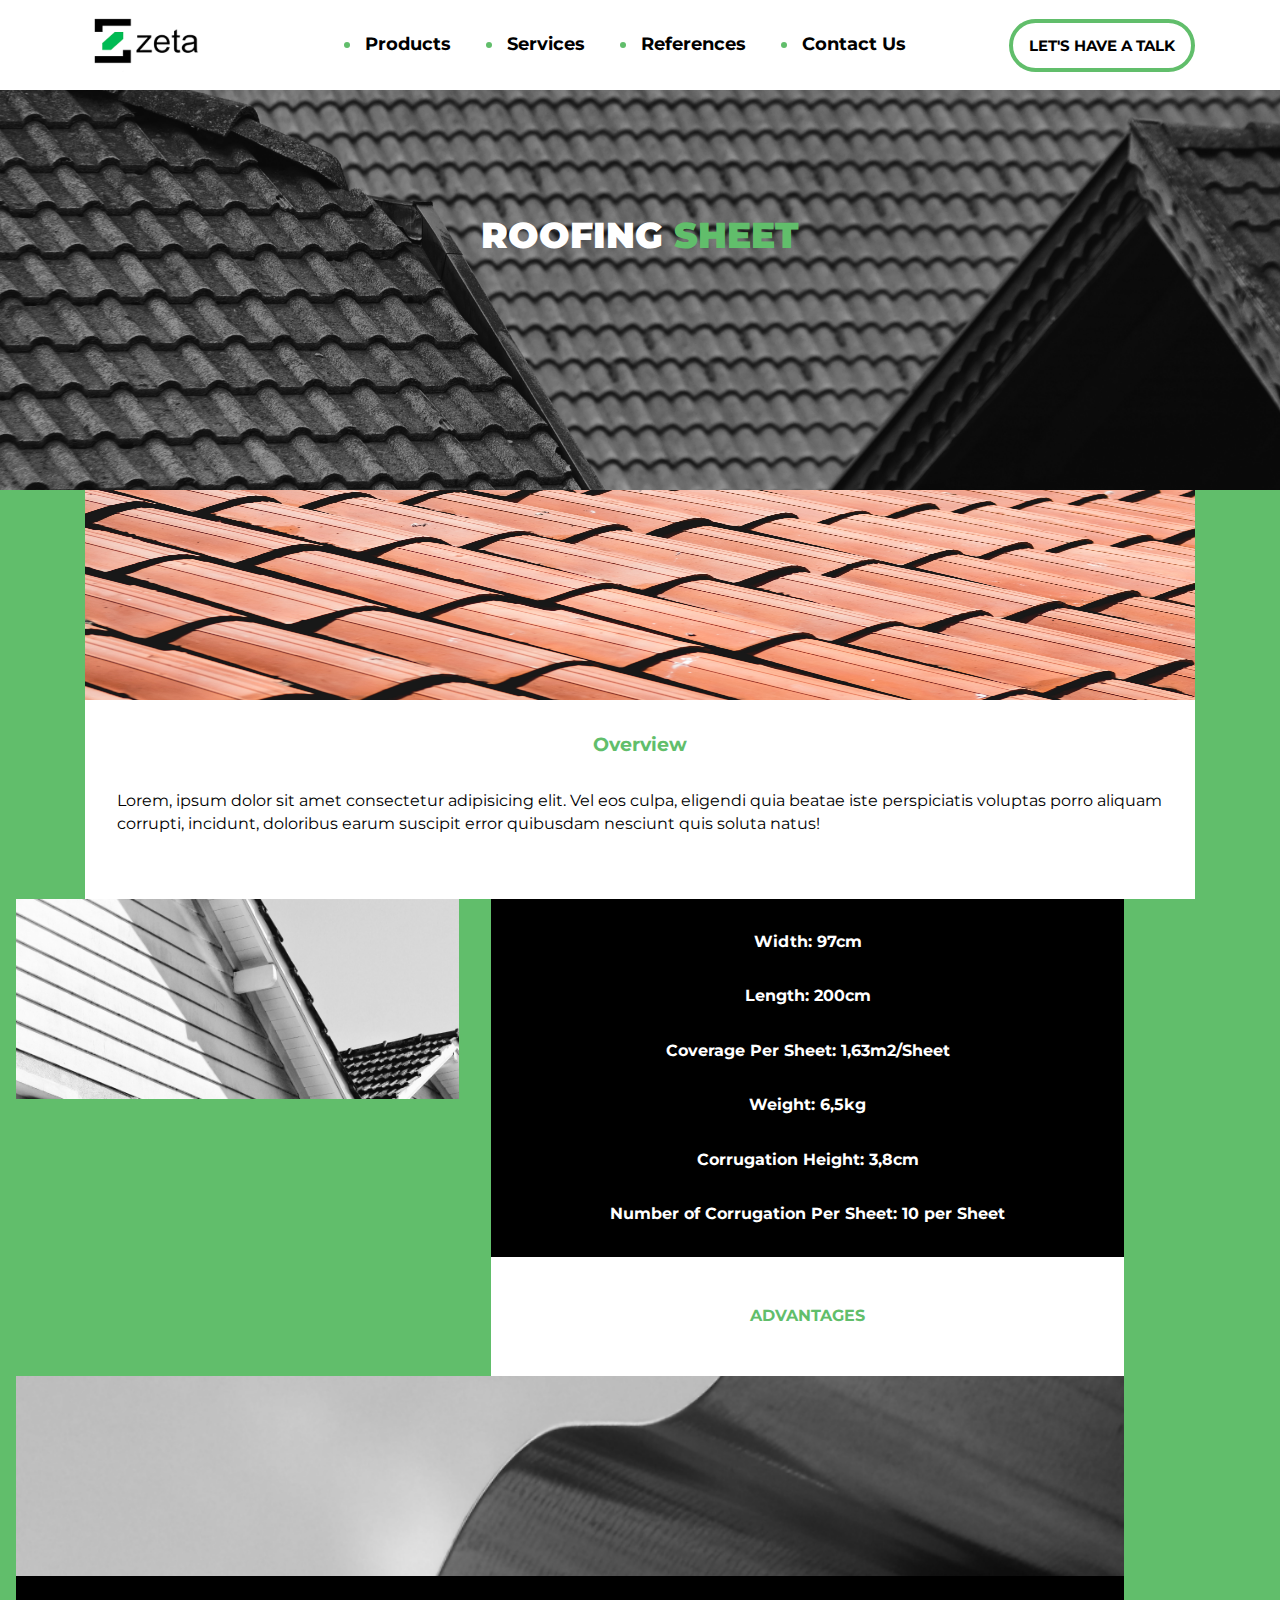
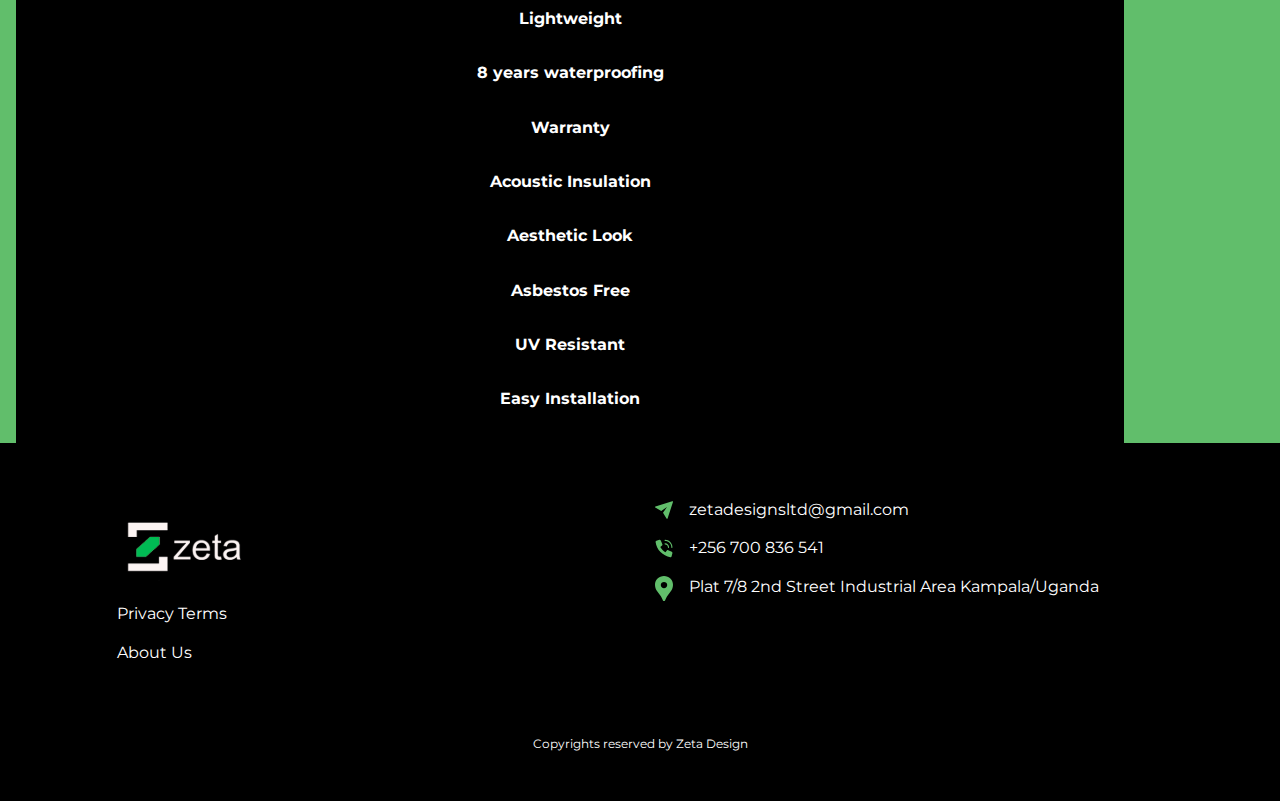
<file: inner2.html>
<!DOCTYPE html>
<html lang="en">
<head>
    <meta charset="UTF-8">
    <meta http-equiv="X-UA-Compatible" content="IE=edge">
    <meta name="viewport" content="width=device-width, initial-scale=1.0">
    <title>Document</title>
    <link rel="stylesheet" href="assets/css/style1.css">
    <style>
        section > div > img {
            height: 210px;
        }
        .inner-header {
            top: 30%;
            z-index: 1;
            font-size: 36px;
        }
        .container.row > div > img {
            height: 200px;
            object-fit: cover;
        }
    </style>
</head>
<body>
    <nav class="d-flex white-bg position-fixed align-items-center w-lg-100 w-100">
        <div class="container d-flex d-lg-row justify-content-between align-items-center ">
            <a class="d-block" href="#"><img src="assets/icons/cropped-zetadesign-navbar-logo.svg" alt=""></a>
            <ul class=" navbar-menu d-lg-flex flex-lg-row justify-content-lg-between align-items-center w-lg-auto white-lg-bg navbar-lg-text py-lg-0 flex-column navbar-text green-bg py-5">
                <li class="position-relative ml-lg-3-5 py-lg-0 py-xl-0 py-2 list-border"><a href="products.html">Products</a></li>
                <li class="position-relative ml-lg-3-5 py-lg-0 py-xl-0 py-2 list-border"><a href="services.html">Services</a></li>
                <li class="position-relative ml-lg-3-5 py-lg-0 py-xl-0 py-2 list-border"><a href="references.html">References</a></li>
                <li class="position-relative ml-lg-3-5 py-lg-0 py-xl-0 py-2"><a href="contact.html">Contact Us</a></li>
                <div class="phone d-lg-none d-flex p-1 regular position-absolute">
                    <a class=" d-flex align-items-center" href="#"><img class="mr-0-25" src="assets/icons/phone-navbar.svg" alt="">+90 535 535 3535</a>
                </div>
            </ul>
            <div class=" d-lg-block d-none button-main">
                <a href="#">LET'S HAVE A TALK</a>
            </div>
            <div class="hamburger-menu d-flex d-lg-none flex-column justify-content-between align-items-center">
                <span class="line"></span>
                <span class="line"></span>
                <span class="line"></span>
            </div>
        </div>
    </nav>
    <section class="green-bg">
        <div class="position-relative">
            <img class="w-100 d-block h-md-auto" src="assets/images/product-section-top.png" alt="">
            <h1 class="main-text black text-center inner-header position-absolute w-100 left-0">ROOFING
                <span class="green-text">SHEET</span>
            </h1>
        </div>
        <div class="container">
            <img class="w-100 d-block" src="assets/images/overview.png" alt="">
            <div class="white-bg d-flex flex-column justify-content-center p-2">
                <h3 class="green-text text-center">Overview</h3>
                <p class="py-2">Lorem, ipsum dolor sit amet consectetur adipisicing elit. Vel eos culpa, eligendi quia beatae iste perspiciatis voluptas porro aliquam corrupti, incidunt, doloribus earum suscipit error quibusdam nesciunt quis soluta natus!</p>
                </div>
        </div>
        <div class="d-flex flex-column flex-lg-row container row p-0 m-0">
            <div class="px-1 col-md-5">
                <img class="w-100 d-block" src="assets/images/product-inner-1.png" alt="">
            </div>
            <div class="px-1 col-md-7">
                <ul class="d-flex flex-column gap-2 black-bg py-2">
                    <li class="main-text bold text-center">Width: 97cm</li>
                    <li class="main-text bold text-center">Length: 200cm</li>
                    <li class="main-text bold text-center">Coverage Per Sheet: 1,63m2/Sheet</li>
                    <li class="main-text bold text-center">Weight: 6,5kg</li>
                    <li class="main-text bold text-center">Corrugation Height: 3,8cm</li>
                    <li class="main-text bold text-center">Number of Corrugation Per Sheet: 10 per Sheet</li>
                </ul>
                <h4 class=" bold green-text white-bg text-center p-3">ADVANTAGES</h4>
            </div>
        </div>

        <div class="d-flex flex-column justify-content-center container row p-0 m-0">
            <div class="px-1">
                <img class="w-100 d-block" src="assets/images/product-inner-2.png" alt="">
            </div>
            <div class="px-1">
                <ul class="d-flex flex-column gap-2 py-2 black-bg">
                    <li class="main-text bold text-center">Lightweight</li>
                    <li class="main-text bold text-center">8 years waterproofing</li>
                    <li class="main-text bold text-center">Warranty</li>
                    <li class="main-text bold text-center">Acoustic Insulation</li>
                    <li class="main-text bold text-center">Aesthetic Look</li>
                    <li class="main-text bold text-center">Asbestos Free</li>
                    <li class="main-text bold text-center">UV Resistant</li>
                    <li class="main-text bold text-center">Easy Installation</li>
                </ul>
            </div>
        </div>
    </section>
    <footer class="black-bg py-2">
        <div class="container">
            <div class="row p-1">
                <div class="col-lg-6 d-lg-block">
                    <ul class="p-1 main-text regular">
                        <li class="py-0-5"><img src="assets/icons/footer-logo.svg" alt=""></li>
                        <li class="py-0-5"><a href="#">Privacy Terms</a></li>
                        <li class="py-0-5"><a href="#">About Us</a></li>
                        <li class="d-block d-lg-none py-0-5"><a href="#">Contact Us</a></li>
                    </ul>   
                </div>
                <div class="col-lg-6 d-none d-lg-block">
                    <ul class=" footer-lg main-text regular">
                        <li class="d-flex justify-content-left align-item-center py-0-5"><img class="pr-1" src="assets/icons/footer-mail-icon.svg" alt=""><a href="#">zetadesignsltd@gmail.com</a></li>
                        <li class="d-flex justify-content-left align-item-center py-0-5"><img class="pr-1" src="assets/icons/footer-phone-icon.svg" alt=""><a href="#">+256 700 836 541</a></li>
                        <li class="d-flex justify-content-left align-item-center py-0-5"><img class="pr-1" src="assets/icons/footer-loc-icon.svg" alt=""><a href="#">Plat 7/8 2nd Street Industrial Area Kampala/Uganda</a></li>
                    </ul>
                </div>
                <p class="pt-3 main-text regular w-100 text-center">Copyrights reserved by Zeta Design</p>
            </div>
        </div>
    </footer>
</body>
<script>
    const toggleButton = document.getElementsByClassName('hamburger-menu')[0]
    const navbarLinks = document.getElementsByClassName('navbar-menu')[0]
    toggleButton.addEventListener('click',() => {
        navbarLinks.classList.toggle('active')
        toggleButton.classList.toggle('cross-line')
    });
</script>
</html>
</file>
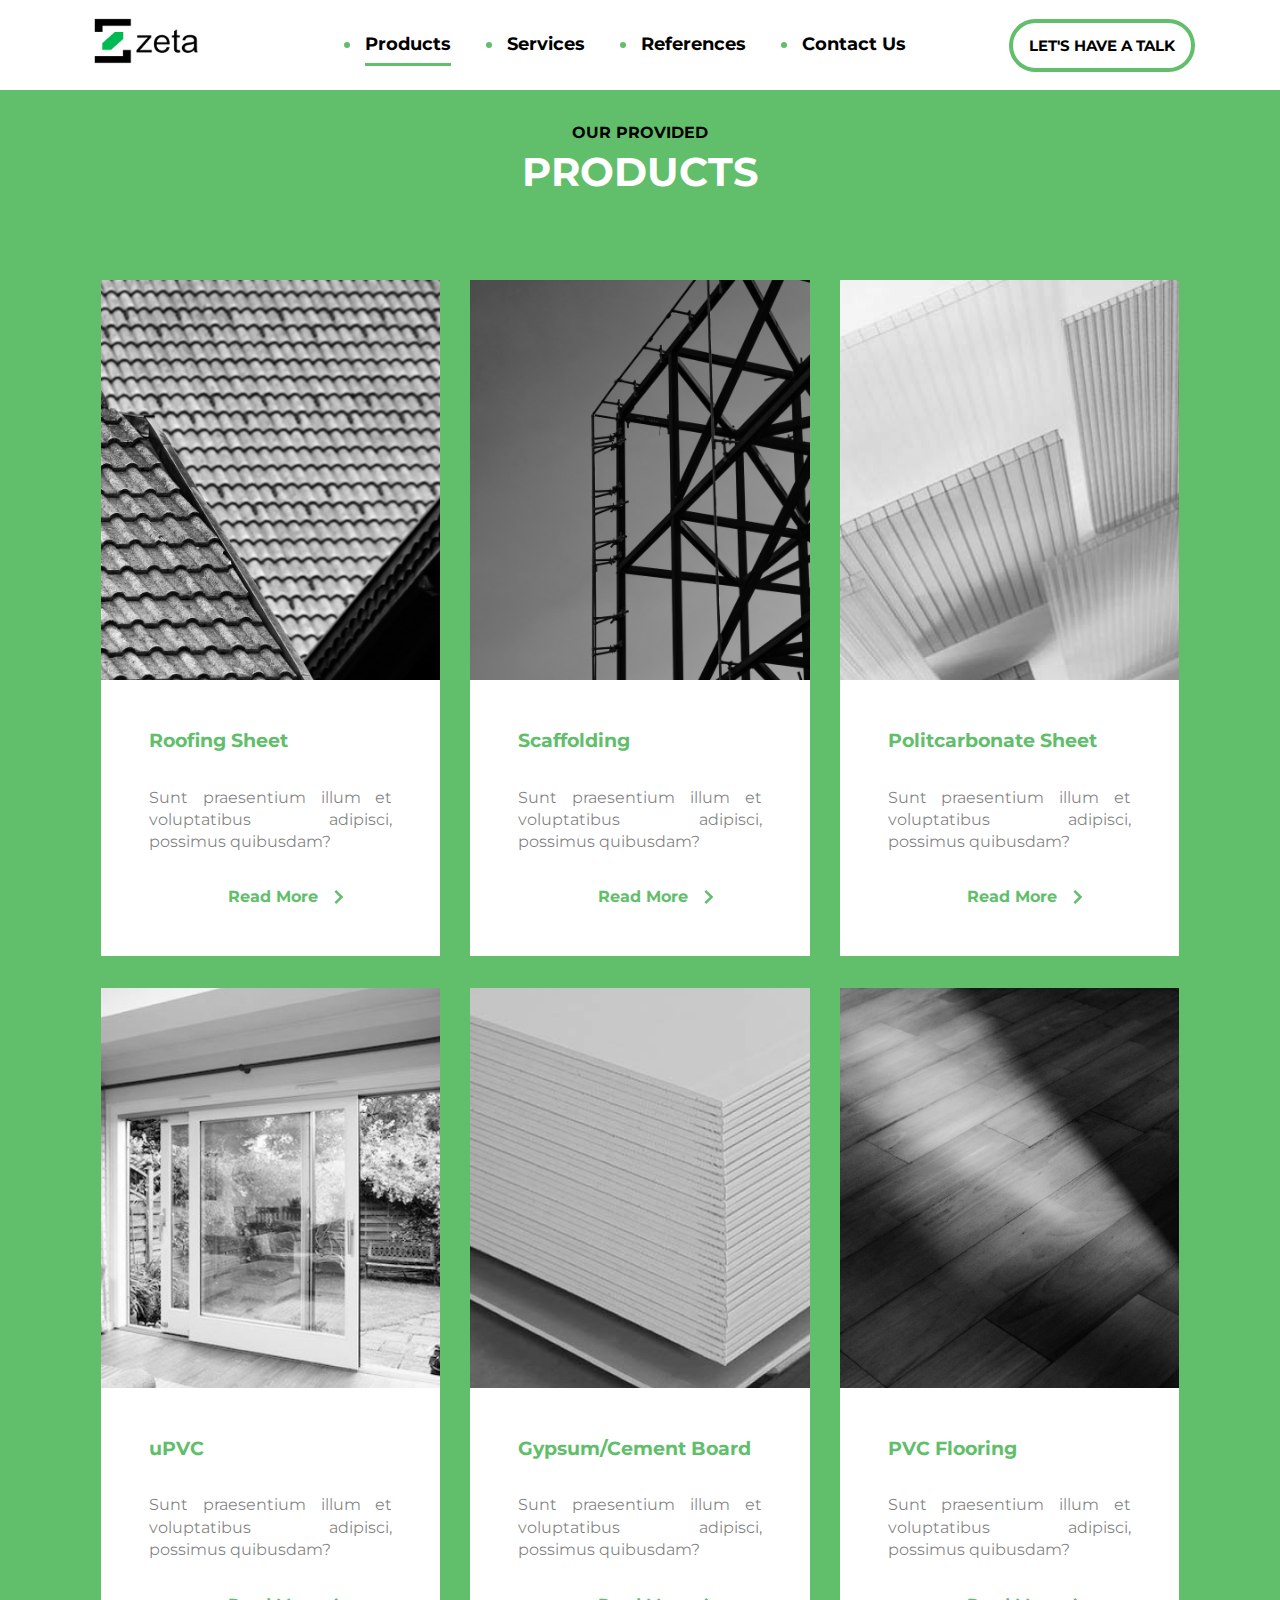
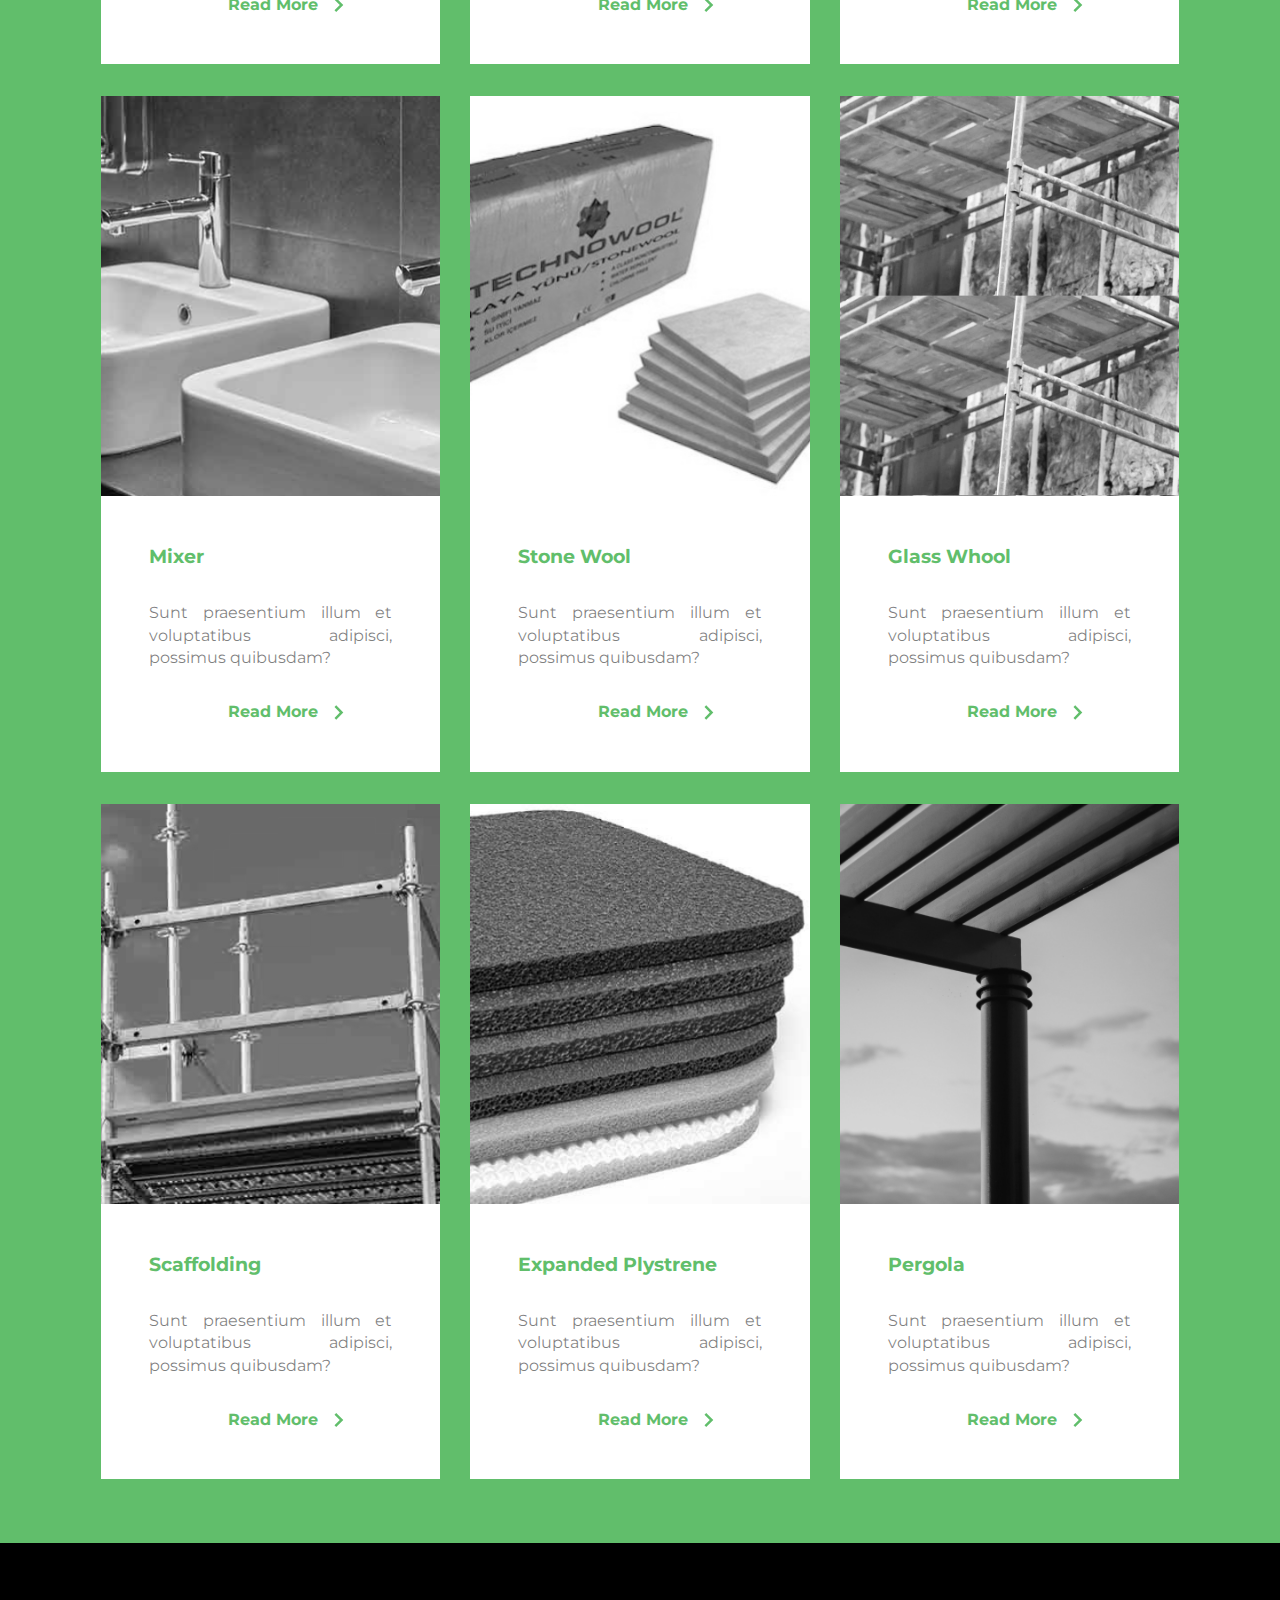
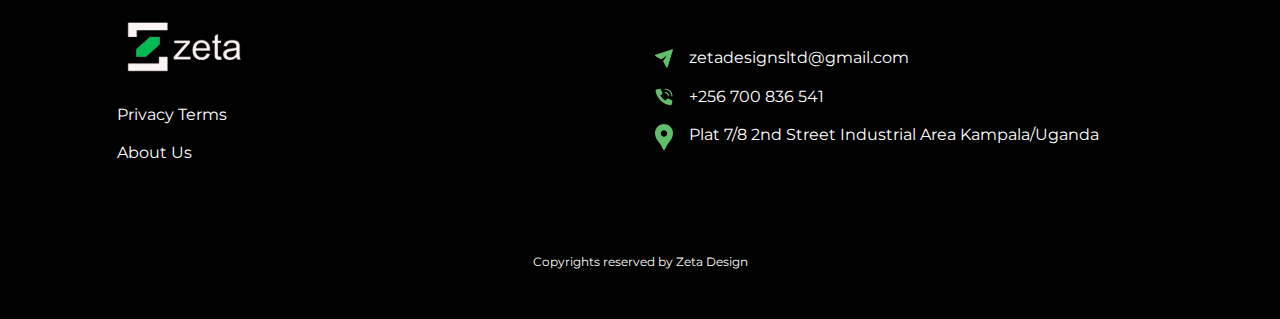
<file: products.html>
<!DOCTYPE html>
<html lang="en">
<head>
    <meta charset="UTF-8">
    <meta http-equiv="X-UA-Compatible" content="IE=edge">
    <meta name="viewport" content="width=device-width, initial-scale=1.0">
    <title>Document</title>
    <link rel="stylesheet" href="assets/css/style1.css">
</head>
<style>
    /* mobile view start */
    .card > img {
        object-fit: cover;
        height: 400px;
        filter: saturate(0);
        transition: 0.1s ease-in-out;
    }
    .card img:hover {
        filter: saturate(1);
    }
    .card > div > div > p{
        color: #00000080;
    }
    .card > div > div > a img {
        width: 10px;
    }
    .show-more {
        border: 1px solid black;
        border-radius: 30px;
        color: white;
        background-color: black;
        padding: .75rem 1rem;
        margin: 2rem 0 1rem 0;
    }
    .show-more img {
        width: 12px;
        margin-left: .5rem;
    }
    /* mobile view end */
</style>
<body>
    <nav class="d-flex white-bg position-fixed align-items-center w-lg-100 w-100">
        <div class="container d-flex d-lg-row justify-content-between align-items-center ">
            <a class="d-block" href="index.html"><img src="assets/icons/cropped-zetadesign-navbar-logo.svg" alt=""></a>
            <ul class=" navbar-menu d-lg-flex flex-lg-row justify-content-lg-between align-items-center w-lg-auto white-lg-bg navbar-lg-text py-lg-0 flex-column navbar-text green-bg py-5">
                <li class="position-relative ml-lg-3-5 py-lg-0 py-xl-0 py-2 selected list-border"><a href="#">Products</a></li>
                <li class="position-relative ml-lg-3-5 py-lg-0 py-xl-0 py-2 list-border"><a href="services.html">Services</a></li>
                <li class="position-relative ml-lg-3-5 py-lg-0 py-xl-0 py-2 list-border"><a href="references.html">References</a></li>
                <li class="position-relative ml-lg-3-5 py-lg-0 py-xl-0 py-2"><a href="contact.html">Contact Us</a></li>
                <div class="phone d-lg-none d-flex p-1 regular position-absolute">
                    <a class=" d-flex align-items-center" href="#"><img class="mr-0-25" src="assets/icons/phone-navbar.svg" alt="">+90 535 535 3535</a>
                </div>
            </ul>
            <div class=" d-lg-block d-none button-main">
                <a href="#">LET'S HAVE A TALK</a>
            </div>
            <div class="hamburger-menu d-flex d-lg-none flex-column justify-content-between align-items-center">
                <span class="line"></span>
                <span class="line"></span>
                <span class="line"></span>
            </div>
        </div>
    </nav>
    <section class="green-bg h-auto py-2">
        <div class="container">
            <div class="main-header mb-md-4">
                <p class="grey bold px-1">OUR PROVIDED</p>
                <h2 class="main-text px-1">PRODUCTS</h2>
            </div>
            <div class="row p-1 my-1 d-flex flex-column flex-lg-row align-items-center flex-wrap gap-row-2">
                <div class="card col-md-12 col-lg-4">
                    <img class="w-100 d-block" src="assets/images/product-img-1.png" alt="">
                    <div class="d-flex flex-column align-item-center justify-content-center white-bg">
                        <div class="d-flex flex-column justify-content-between align-item-center py-2 px-1-5 p-lg-3 p-xl-3">
                            <h3 class="green-text">Roofing Sheet</h3>
                            <p class="text-justify py-2">Sunt praesentium illum et voluptatibus adipisci, possimus quibusdam?</p>
                            <a class="d-flex justify-content-right px-3" href="inner2.html">
                                <p class="green-text bold pr-1">Read More</p>
                                <img src="assets/icons/products-readmore-icon.svg" alt="">
                            </a>
                        </div>
                    </div>
                </div>
                
                 <div class="card col-md-12 col-lg-4">
                    <img class="w-100 d-block" src="assets/images/product-img-2.png" alt="">
                    <div class="d-flex flex-column align-item-center justify-content-center white-bg">
                        <div class="d-flex flex-column justify-content-between align-item-center py-2 px-1-5 p-lg-3 p-xl-3">
                            <h3 class="green-text">Scaffolding</h3>
                            <p class="text-justify py-2">Sunt praesentium illum et voluptatibus adipisci, possimus quibusdam?</p>
                            <a class="d-flex justify-content-right px-3" href="inner-page.html">
                                <p class="green-text bold pr-1">Read More</p>
                                <img src="assets/icons/products-readmore-icon.svg" alt="">
                            </a>
                        </div>
                    </div>
                </div>
                
                <div class="card col-md-12 col-lg-4">
                    <img class="w-100 d-block" src="assets/images/product-img-3.png" alt="">
                    <div class="d-flex flex-column align-item-center justify-content-center white-bg">
                        <div class="d-flex flex-column justify-content-between align-item-center py-2 px-1-5 p-lg-3 p-xl-3">
                            <h3 class="green-text">Politcarbonate Sheet</h3>
                            <p class="text-justify py-2">Sunt praesentium illum et voluptatibus adipisci, possimus quibusdam?</p>
                            <a class="d-flex justify-content-right px-3" href="inner-page.html">
                                <p class="green-text bold pr-1">Read More</p>
                                <img src="assets/icons/products-readmore-icon.svg" alt="">
                            </a>
                        </div>
                    </div>
                </div>
                <div class="card col-md-12 col-lg-4">
                    <img class="w-100 d-block" src="assets/images/product-img-4.png" alt="">
                    <div class="d-flex flex-column align-item-center justify-content-center white-bg">
                        <div class="d-flex flex-column justify-content-between align-item-center py-2 px-1-5 p-lg-3 p-xl-3">
                            <h3 class="green-text">uPVC</h3>
                            <p class="text-justify py-2">Sunt praesentium illum et voluptatibus adipisci, possimus quibusdam?</p>
                            <a class="d-flex justify-content-right px-3" href="inner-page.html">
                                <p class="green-text bold pr-1">Read More</p>
                                <img src="assets/icons/products-readmore-icon.svg" alt="">
                            </a>
                        </div>
                    </div>
                </div>
                <div class="card col-md-12 col-lg-4">
                    <img class="w-100 d-block" src="assets/images/product-img-5.png" alt="">
                    <div class="d-flex flex-column align-item-center justify-content-center white-bg">
                        <div class="d-flex flex-column justify-content-between align-item-center py-2 px-1-5 p-lg-3 p-xl-3">
                            <h3 class="green-text">Gypsum/Cement Board</h3>
                            <p class="text-justify py-2">Sunt praesentium illum et voluptatibus adipisci, possimus quibusdam?</p>
                            <a class="d-flex justify-content-right px-3" href="inner-page.html">
                                <p class="green-text bold pr-1">Read More</p>
                                <img src="assets/icons/products-readmore-icon.svg" alt="">
                            </a>
                        </div>
                    </div>
                </div>
                <div class="card col-md-12 col-lg-4">
                    <img class="w-100 d-block" src="assets/images/product-img-6.png" alt="">
                    <div class="d-flex flex-column align-item-center justify-content-center white-bg">
                        <div class="d-flex flex-column justify-content-between align-item-center py-2 px-1-5 p-lg-3 p-xl-3">
                            <h3 class="green-text">PVC Flooring</h3>
                            <p class="text-justify py-2">Sunt praesentium illum et voluptatibus adipisci, possimus quibusdam?</p>
                            <a class="d-flex justify-content-right px-3" href="inner-page.html">
                                <p class="green-text bold pr-1">Read More</p>
                                <img src="assets/icons/products-readmore-icon.svg" alt="">
                            </a>
                        </div>
                    </div>
                </div>
                <div class="card col-md-12 col-lg-4">
                    <img class="w-100 d-block" src="assets/images/product-img-7.png" alt="">
                    <div class="d-flex flex-column align-item-center justify-content-center white-bg">
                        <div class="d-flex flex-column justify-content-between align-item-center py-2 px-1-5 p-lg-3 p-xl-3">
                            <h3 class="green-text">Mixer</h3>
                            <p class="text-justify py-2">Sunt praesentium illum et voluptatibus adipisci, possimus quibusdam?</p>
                            <a class="d-flex justify-content-right px-3" href="inner-page.html">
                                <p class="green-text bold pr-1">Read More</p>
                                <img src="assets/icons/products-readmore-icon.svg" alt="">
                            </a>
                        </div>
                    </div>
                </div>
                <div class="card col-md-12 col-lg-4">
                    <img class="w-100 d-block" src="assets/images/product-img-8.png" alt="">
                    <div class="d-flex flex-column align-item-center justify-content-center white-bg">
                        <div class="d-flex flex-column justify-content-between align-item-center py-2 px-1-5 p-lg-3 p-xl-3">
                            <h3 class="green-text">Stone Wool</h3>
                            <p class="text-justify py-2">Sunt praesentium illum et voluptatibus adipisci, possimus quibusdam?</p>
                            <a class="d-flex justify-content-right px-3" href="inner-page.html">
                                <p class="green-text bold pr-1">Read More</p>
                                <img src="assets/icons/products-readmore-icon.svg" alt="">
                            </a>
                        </div>
                    </div>
                </div>
                <div class="card col-md-12 col-lg-4">
                    <img class="w-100 d-block" src="assets/images/product-img-9.png" alt="">
                    <div class="d-flex flex-column align-item-center justify-content-center white-bg">
                        <div class="d-flex flex-column justify-content-between align-item-center py-2 px-1-5 p-lg-3 p-xl-3">
                            <h3 class="green-text">Glass Whool</h3>
                            <p class="text-justify py-2">Sunt praesentium illum et voluptatibus adipisci, possimus quibusdam?</p>
                            <a class="d-flex justify-content-right px-3" href="inner-page.html">
                                <p class="green-text bold pr-1">Read More</p>
                                <img src="assets/icons/products-readmore-icon.svg" alt="">
                            </a>
                        </div>
                    </div>
                </div>
                <div class="card col-md-12 col-lg-4">
                    <img class="w-100 d-block" src="assets/images/product-img-10.png" alt="">
                    <div class="d-flex flex-column align-item-center justify-content-center white-bg">
                        <div class="d-flex flex-column justify-content-between align-item-center py-2 px-1-5 p-lg-3 p-xl-3">
                            <h3 class="green-text">Scaffolding</h3>
                            <p class="text-justify py-2">Sunt praesentium illum et voluptatibus adipisci, possimus quibusdam?</p>
                            <a class="d-flex justify-content-right px-3" href="inner-page.html">
                                <p class="green-text bold pr-1">Read More</p>
                                <img src="assets/icons/products-readmore-icon.svg" alt="">
                            </a>
                        </div>
                    </div>
                </div>
                <div class="card col-md-12 col-lg-4">
                    <img class="w-100 d-block" src="assets/images/product-img-11.png" alt="">
                    <div class="d-flex flex-column align-item-center justify-content-center white-bg">
                        <div class="d-flex flex-column justify-content-between align-item-center py-2 px-1-5 p-lg-3 p-xl-3">
                            <h3 class="green-text">Expanded Plystrene</h3>
                            <p class="text-justify py-2">Sunt praesentium illum et voluptatibus adipisci, possimus quibusdam?</p>
                            <a class="d-flex justify-content-right px-3" href="inner-page.html">
                                <p class="green-text bold pr-1">Read More</p>
                                <img src="assets/icons/products-readmore-icon.svg" alt="">
                            </a>
                        </div>
                    </div>
                </div>
                <div class="card col-md-12 col-lg-4">
                    <img class="w-100 d-block" src="assets/images/product-img-12.png" alt="">
                    <div class="d-flex flex-column align-item-center justify-content-center white-bg">
                        <div class="d-flex flex-column justify-content-between align-item-center py-2 px-1-5 p-lg-3 p-xl-3">
                            <h3 class="green-text">Pergola</h3>
                            <p class="text-justify py-2">Sunt praesentium illum et voluptatibus adipisci, possimus quibusdam?</p>
                            <a class="d-flex justify-content-right px-3" href="inner-page.html">
                                <p class="green-text bold pr-1">Read More</p>
                                <img src="assets/icons/products-readmore-icon.svg" alt="">
                            </a>
                        </div>
                    </div>
                </div>
                <a class="show-more bold d-flex d-lg-none flex-row-reverse align-items-center" href="#"><img src="assets/icons/products-showmore.svg" alt="">SHOW MORE</a>
            </div>
            
        </div>
    </section>
    <footer class="black-bg py-2">
        <div class="container">
            <div class="row p-1">
                <div class="col-lg-6 d-lg-block">
                    <ul class="p-1 main-text regular">
                        <li class="py-0-5"><img src="assets/icons/footer-logo.svg" alt=""></li>
                        <li class="py-0-5"><a href="#">Privacy Terms</a></li>
                        <li class="py-0-5"><a href="#">About Us</a></li>
                        <li class="d-block d-lg-none py-0-5"><a href="#">Contact Us</a></li>
                    </ul>   
                </div>
                <div class="col-lg-6 d-none d-lg-block">
                    <ul class=" footer-lg main-text regular py-3">
                        <li class="d-flex justify-content-left align-item-center py-0-5"><img class="pr-1" src="assets/icons/footer-mail-icon.svg" alt=""><a href="#">zetadesignsltd@gmail.com</a></li>
                        <li class="d-flex justify-content-left align-item-center py-0-5"><img class="pr-1" src="assets/icons/footer-phone-icon.svg" alt=""><a href="#">+256 700 836 541</a></li>
                        <li class="d-flex justify-content-left align-item-center py-0-5"><img class="pr-1" src="assets/icons/footer-loc-icon.svg" alt=""><a href="#">Plat 7/8 2nd Street Industrial Area Kampala/Uganda</a></li>
                    </ul>
                </div>
                <p class="pt-3 main-text regular w-100 text-center">Copyrights reserved by Zeta Design</p>
            </div>
        </div>
    </footer>
</body>
<script>
    const toggleButton = document.getElementsByClassName('hamburger-menu')[0]
    const navbarLinks = document.getElementsByClassName('navbar-menu')[0]
    toggleButton.addEventListener('click',() => {
        navbarLinks.classList.toggle('active')
        toggleButton.classList.toggle('cross-line')
    });
</script>
</html>
</file>
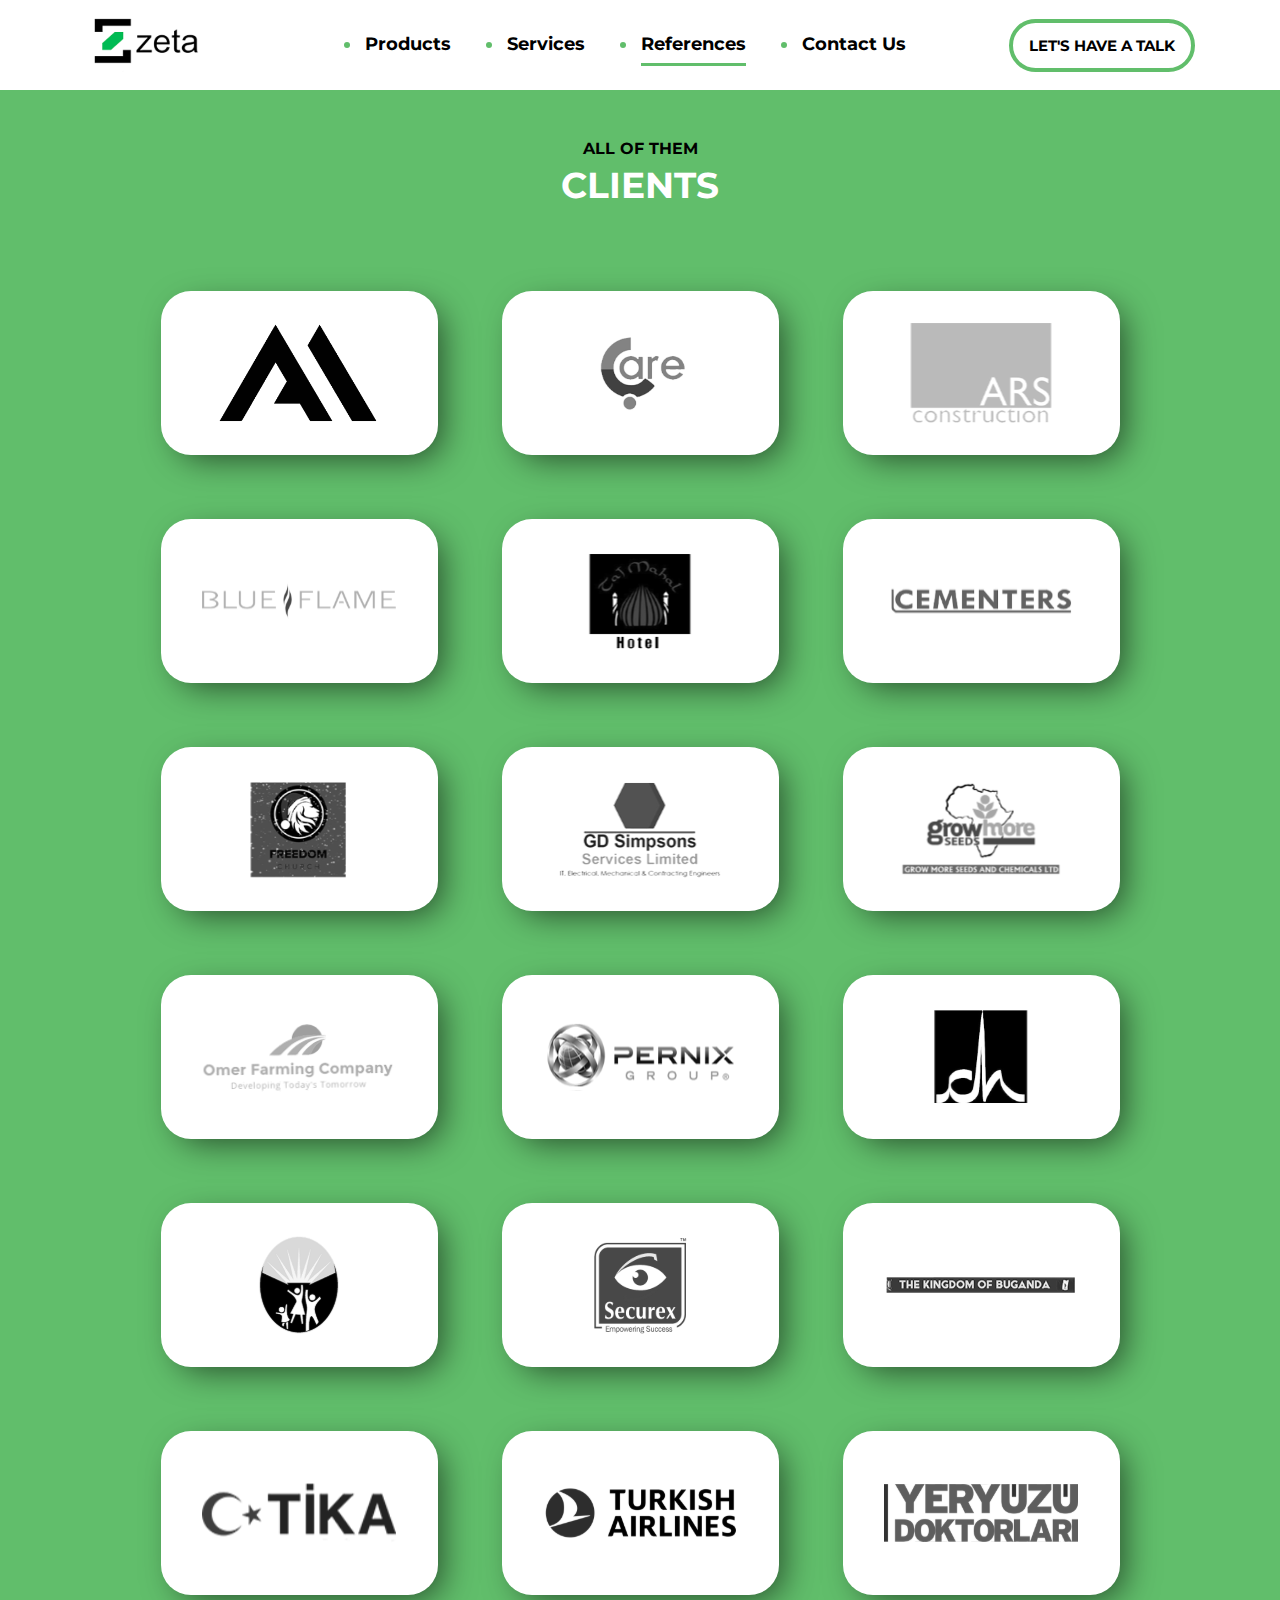
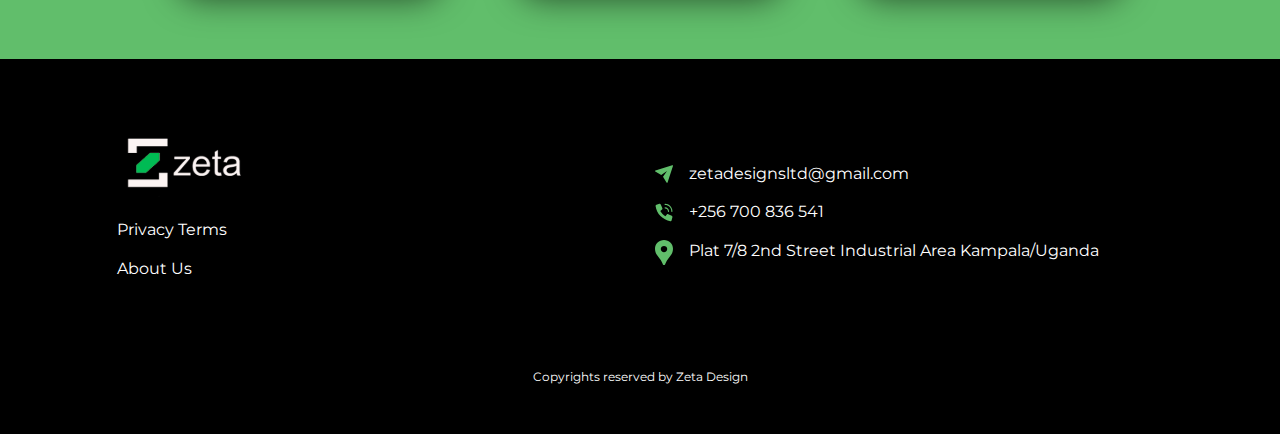
<file: references.html>
<!DOCTYPE html>
<html lang="en">
<head>
    <meta charset="UTF-8">
    <meta http-equiv="X-UA-Compatible" content="IE=edge">
    <meta name="viewport" content="width=device-width, initial-scale=1.0">
    <title>References</title>
    <link rel="stylesheet" href="assets/css/style1.css">
</head>
<style>
    /* mobile view start */
    section > .container h2 {
        font-size: 36px;
    }
    .card{
        width: 100%;
        height: auto;
        border-radius: 30px;
        -webkit-box-shadow: 10px 10px 34px -7px rgba(0,0,0,0.62);
        -moz-box-shadow: 10px 10px 34px -7px rgba(0,0,0,0.62);
        box-shadow: 10px 10px 34px -7px rgba(0,0,0,0.62);
    }
    .card img {
        width: 262px;
        height: 64px;
        filter: saturate(0);
    }
    section div a {
        border: 1px solid black;
        border-radius: 30px;
        color: white;
        background-color: black;
        padding: .75rem 1rem;
        margin: 2rem 0 1rem 0;
    }
    section div a img {
        width: 12px;
        margin-left: .5rem;
    }
    .card img:hover {
        filter:saturate(1);
    }
    /*mobile view end */
    
    /* desktop view start */
    @media (min-width: 992px){
        .card img {
            width: 194px;
            height: 100px;
        }
    }
    
    /* desktop view end */
</style>
<body>
    <nav class="d-flex white-bg position-fixed align-items-center w-lg-100 w-100">
        <div class="container d-flex d-lg-row justify-content-between align-items-center ">
            <a class="d-block" href="#"><img src="assets/icons/cropped-zetadesign-navbar-logo.svg" alt=""></a>
            <ul class=" navbar-menu d-lg-flex flex-lg-row justify-content-lg-between align-items-center w-lg-auto white-lg-bg navbar-lg-text py-lg-0 flex-column navbar-text green-bg py-5">
                <li class="position-relative ml-lg-3-5 py-lg-0 py-xl-0 py-2 list-border"><a href="products.html">Products</a></li>
                <li class="position-relative ml-lg-3-5 py-lg-0 py-xl-0 py-2 list-border"><a href="services.html">Services</a></li>
                <li class="position-relative ml-lg-3-5 py-lg-0 py-xl-0 py-2 list-border selected"><a href="#">References</a></li>
                <li class="position-relative ml-lg-3-5 py-lg-0 py-xl-0 py-2"><a href="contact.html">Contact Us</a></li>
                <div class="phone d-lg-none d-flex p-1 regular position-absolute">
                    <a class=" d-flex align-items-center" href="#"><img class="mr-0-25" src="assets/icons/phone-navbar.svg" alt="">+90 535 535 3535</a>
                </div>
            </ul>
            <div class=" d-lg-block d-none button-main">
                <a href="#">LET'S HAVE A TALK</a>
            </div>
            <div class="hamburger-menu d-flex d-lg-none flex-column justify-content-between align-items-center">
                <span class="line"></span>
                <span class="line"></span>
                <span class="line"></span>
            </div>
        </div>
    </nav>
    <section class="green-bg py-3 h-auto">
        <div class="container main-header mb-md-4 ">
            <p class="grey bold px-1">ALL OF THEM</p>
            <h2 class="main-text px-1">CLIENTS</h2>
        </div>
        <div class="container p-1 d-flex flex-column flex-lg-row flex-wrap justify-content-center gap-column-4 gap-4 align-items-center">
            <div class="card col-sm-12 col-md-6 col-lg-3 d-flex justify-content-center py-2 white-bg">
                <img src="assets/icons/references/ametal.svg" alt="">
            </div>
            <div class="card col-sm-12 col-md-6 col-lg-3 d-flex justify-content-center py-2 white-bg">
                <img src="assets/icons/references/are.svg" alt="">
            </div>
            <div class="card col-sm-12 col-md-6 col-lg-3 d-flex justify-content-center py-2 white-bg">
                <img src="assets/icons/references/ars-construction.svg" alt="">
            </div>
            <div class="card col-sm-12 col-md-6 col-lg-3 d-flex justify-content-center py-2 white-bg">
                <img src="assets/icons/references/blue-flame.svg" alt="">
            </div>
            <div class="card col-sm-12 col-md-6 col-lg-3 d-flex justify-content-center py-2 white-bg">
                <img src="assets/icons/references/cat-mahal-hotel.svg" alt="">
            </div>
            <div class="card col-sm-12 col-md-6 col-lg-3 d-flex justify-content-center py-2 white-bg">
                <img src="assets/icons/references/cementers.svg" alt="">
            </div>
            <div class="card col-sm-12 col-md-6 col-lg-3 d-flex justify-content-center py-2 white-bg">
                <img src="assets/icons/references/freedom-church.svg" alt="">
            </div>
            <div class="card col-sm-12 col-md-6 col-lg-3 d-flex justify-content-center py-2 white-bg">
                <img src="assets/icons/references/gd-simpsons.svg" alt="">
            </div>
            <div class="card col-sm-12 col-md-6 col-lg-3 d-flex justify-content-center py-2 white-bg">
                <img src="assets/icons/references/growhomeseed.svg" alt="">
            </div>
            <div class="card col-sm-12 col-md-6 col-lg-3 d-flex justify-content-center py-2 white-bg">
                <img src="assets/icons/references/omer-farming-company.svg" alt="">
            </div>
            <div class="card col-sm-12 col-md-6 col-lg-3 d-flex justify-content-center py-2 white-bg">
                <img src="assets/icons/references/pernix-group.svg" alt="">
            </div>
            <div class="card col-sm-12 col-md-6 col-lg-3 d-flex justify-content-center py-2 white-bg">
                <img src="assets/icons/references/reference-img-2.svg" alt="">
            </div>
            <div class="card col-sm-12 col-md-6 col-lg-3 d-flex justify-content-center py-2 white-bg">
                <img src="assets/icons/references/reference-img.svg" alt="">
            </div>
            <div class="card col-sm-12 col-md-6 col-lg-3 d-flex justify-content-center py-2 white-bg">
                <img src="assets/icons/references/securex.svg" alt="">
            </div>
            <div class="card col-sm-12 col-md-6 col-lg-3 d-flex justify-content-center py-2 white-bg">
                <img src="assets/icons/references/the-kingdom-of-buganda.svg" alt="">
            </div>
            <div class="card col-sm-12 col-md-6 col-lg-3 d-flex justify-content-center py-2 white-bg">
                <img src="assets/icons/references/tika.svg" alt="">
            </div>
            <div class="card col-sm-12 col-md-6 col-lg-3 d-flex justify-content-center py-2 white-bg">
                <img src="assets/icons/references/turkish_airlines.svg" alt="">
            </div>
            <div class="card col-sm-12 col-md-6 col-lg-3 d-flex justify-content-center py-2 white-bg">
                <img src="assets/icons/references/yeryuzu_doktorlari.svg" alt="">
            </div>
            <a class="bold d-flex d-lg-none flex-row-reverse align-items-center" href="#"><img src="assets/icons/products-showmore.svg" alt="">SHOW MORE</a>
        </div>
    </section>
    <footer class="black-bg py-2">
        <div class="container">
            <div class="row p-1">
                <div class="col-lg-6 d-lg-block">
                    <ul class="p-1 main-text regular">
                        <li class="py-0-5"><img src="assets/icons/footer-logo.svg" alt=""></li>
                        <li class="py-0-5"><a href="#">Privacy Terms</a></li>
                        <li class="py-0-5"><a href="#">About Us</a></li>
                        <li class="d-block d-lg-none py-0-5"><a href="#">Contact Us</a></li>
                    </ul>   
                </div>
                <div class="col-lg-6 d-none d-lg-block">
                    <ul class=" footer-lg main-text regular py-3">
                        <li class="d-flex justify-content-left align-item-center py-0-5"><img class="pr-1" src="assets/icons/footer-mail-icon.svg" alt=""><a href="#">zetadesignsltd@gmail.com</a></li>
                        <li class="d-flex justify-content-left align-item-center py-0-5"><img class="pr-1" src="assets/icons/footer-phone-icon.svg" alt=""><a href="#">+256 700 836 541</a></li>
                        <li class="d-flex justify-content-left align-item-center py-0-5"><img class="pr-1" src="assets/icons/footer-loc-icon.svg" alt=""><a href="#">Plat 7/8 2nd Street Industrial Area Kampala/Uganda</a></li>
                    </ul>
                </div>
                <p class="pt-3 main-text regular w-100 text-center">Copyrights reserved by Zeta Design</p>
            </div>
        </div>
    </footer>
</body>
<script>
    const toggleButton = document.getElementsByClassName('hamburger-menu')[0]
    const navbarLinks = document.getElementsByClassName('navbar-menu')[0]
    toggleButton.addEventListener('click',() => {
        navbarLinks.classList.toggle('active')
        toggleButton.classList.toggle('cross-line')
    });
</script>
</html>
</file>
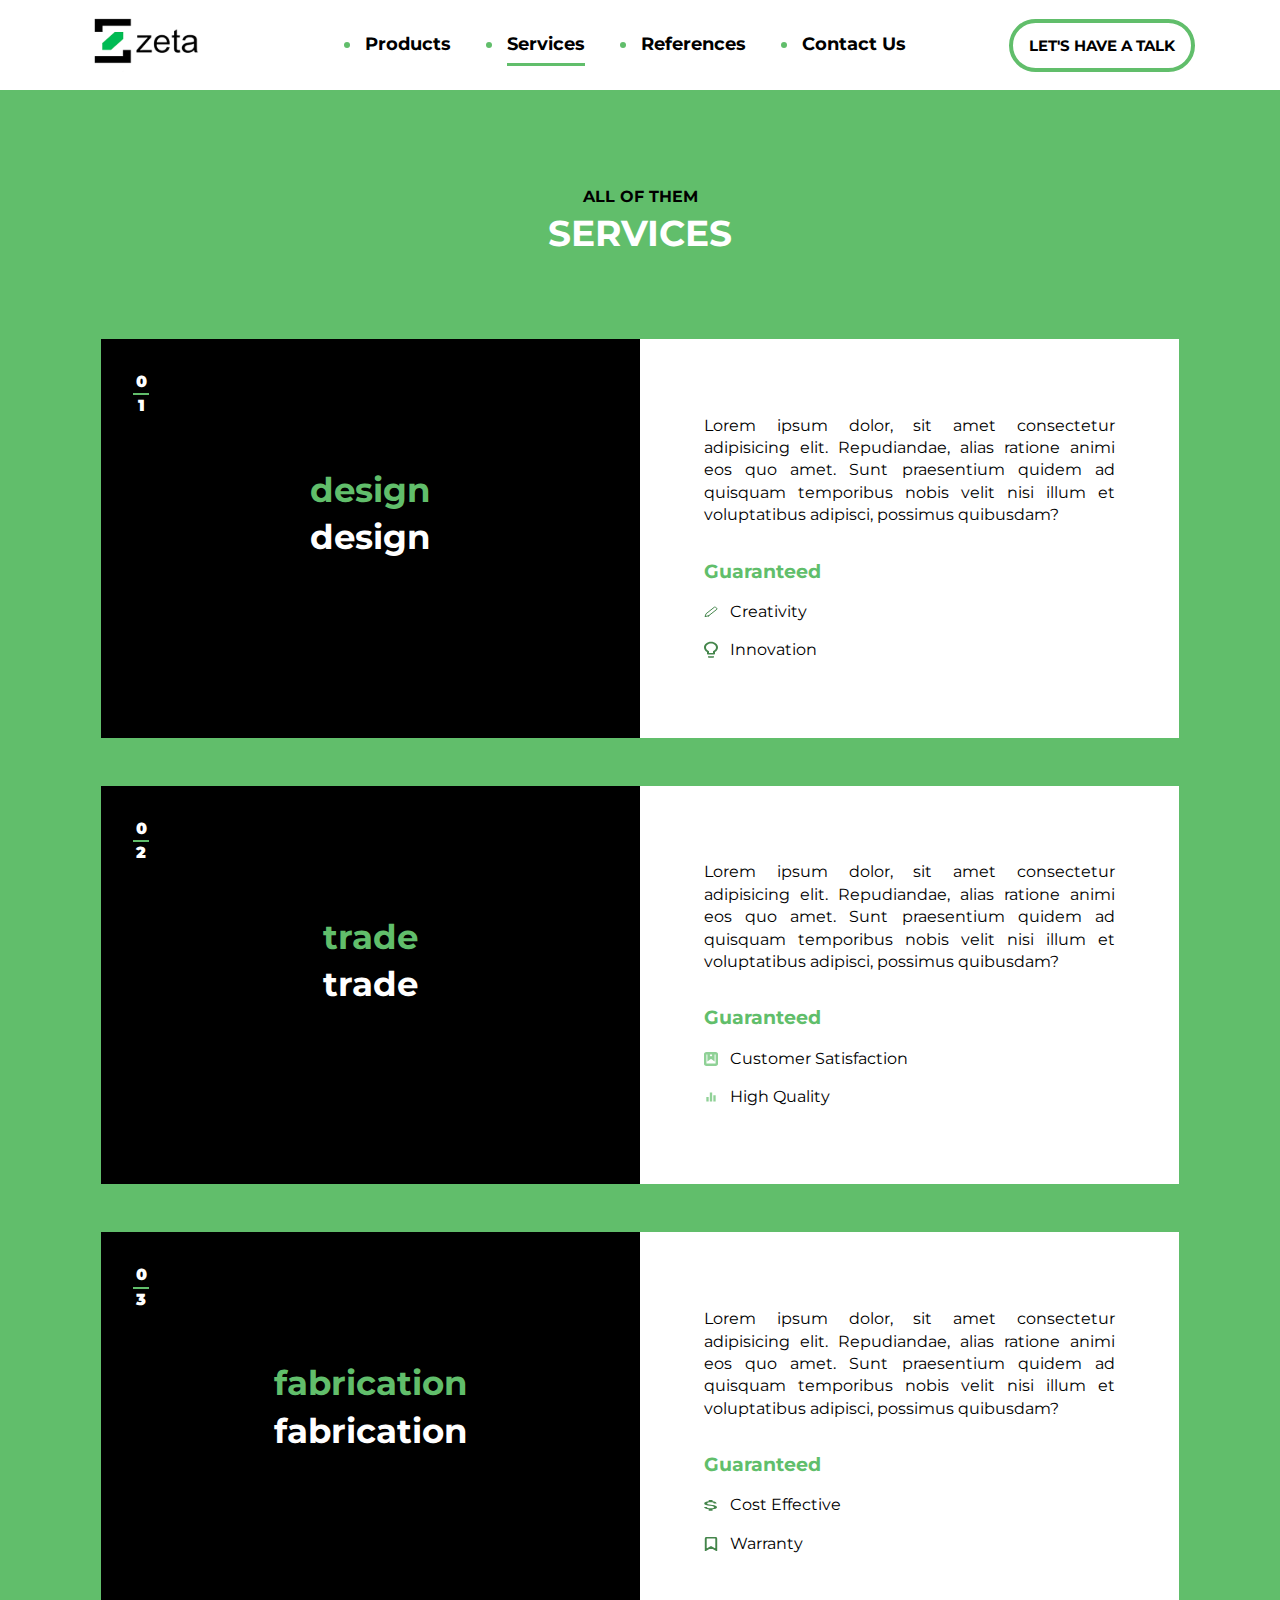
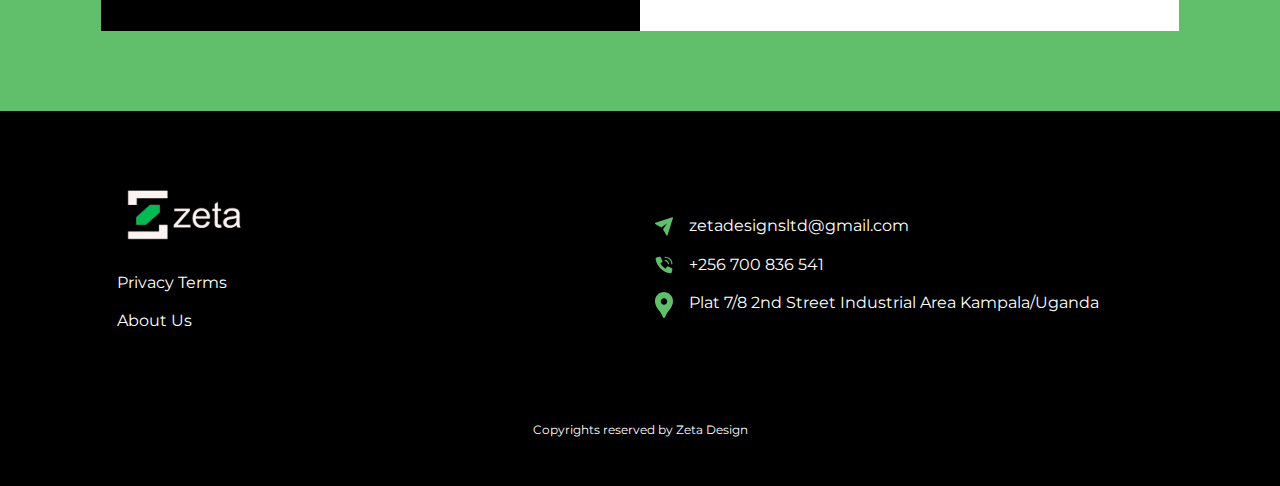
<file: services.html>
<!DOCTYPE html>
<html lang="en">
<head>
    <meta charset="UTF-8">
    <meta http-equiv="X-UA-Compatible" content="IE=edge">
    <meta name="viewport" content="width=device-width, initial-scale=1.0">
    <title>zeta test</title>
    <link rel="stylesheet" href="assets\css\style1.css">
</head>
<style>
    /* mobile view for services section start */
    .services > .container h2 {
        font-size: 36px;
    }
    .top-left {
        z-index: 90;
        left: 3rem;
        top: 3rem;
        width: 16px;
        height: 16px;
    }
    .top-left ul li {
        font-family: 'Montserrat-Black';
        font-size: 16px;   
    }
    h3 span {
        font-size: 34px;
    }
    h3 + ul li img {
        width: 26px;
        padding-right: .75rem;
    }
    /* mobile view for services section end */
    
    /*desktop view for services start */
    @media (min-width:1200px) {
        .services .main-header {
            margin: 3rem 0;
        }
    }
    /* desktop view for services end */

</style>
<body>
    <nav class="d-flex white-bg position-fixed align-items-center w-lg-100 w-100">
        <div class="container d-flex d-lg-row justify-content-between align-items-center ">
            <a class="d-block" href="index.html"><img src="assets/icons/cropped-zetadesign-navbar-logo.svg" alt="logo"></a>
            <ul class=" navbar-menu d-lg-flex flex-lg-row justify-content-lg-between align-items-center w-lg-auto white-lg-bg navbar-lg-text py-lg-0 flex-column navbar-text green-bg py-5">
                <li class="position-relative ml-lg-3-5 py-lg-0 py-xl-0 py-2 list-border"><a href="products.html">Products</a></li>
                <li class="position-relative ml-lg-3-5 py-lg-0 py-xl-0 py-2 selected list-border"><a href="#">Services</a></li>
                <li class="position-relative ml-lg-3-5 py-lg-0 py-xl-0 py-2 list-border"><a href="references.html">References</a></li>
                <li class="position-relative ml-lg-3-5 py-lg-0 py-xl-0 py-2"><a href="contact.html">Contact Us</a></li>
                <div class="phone d-lg-none d-flex p-1 regular position-absolute">
                    <a class=" d-flex align-items-center" href="#"><img class="mr-0-25" src="assets/icons/phone-navbar.svg" alt="">+90 535 535 3535</a>
                </div>
            </ul>
            <div class=" d-lg-block d-none button-main">
                <a href="#">LET'S HAVE A TALK</a>
            </div>
            <div class="hamburger-menu d-flex d-lg-none flex-column justify-content-between align-items-center">
                <span class="line"></span>
                <span class="line"></span>
                <span class="line"></span>
            </div>
        </div>
    </nav>
    <section class="services green-bg py-3 h-auto">
        <div class="container">
            <div class="main-header mb-md-4 ">
                <p class="grey bold px-1">ALL OF THEM</p>
                <h2 class="main-text px-1">SERVICES</h2>
            </div>
            <div class="row mx-auto p-1 my-1 position-relative">
                <div class="top-left d-flex flex-column position-absolute">
                    <ul class="w-100" style="list-style: none; text-align: center;">
                        <li class="main-text bold" style="border-bottom: 2px solid #61be6b;">0</li>
                        <li class="main-text bold">1</li> 
                    </ul>
                </div>
                <div class="col-lg-6 black-bg p-1 p-lg-4 d-flex justify-content-center align-items-center flex-column">
                    <div class="p-4">
                        <h3 class="d-flex flex-column justify-content-center align-items-center">
                            <span class="green-text">design</span>
                            <span class="main-text">design</span>
                            <span class="grey-text">design</span>
                        </h3>
                    </div>
                </div>
                <div class="col-lg-6 white-bg mx-lg-0 p-1 d-flex flex-column align-item-center justify-content-center">
                    <div class="d-flex flex-column justify-content-between align-item-center py-3 px-1-5 p-lg-3 p-xl-3">
                        <p style="text-align: justify;">Lorem ipsum dolor, sit amet consectetur adipisicing elit. Repudiandae, alias ratione animi eos quo amet. Sunt praesentium quidem ad quisquam temporibus nobis velit nisi illum et voluptatibus adipisci, possimus quibusdam?</p>
                        <h3 class="green-text pt-2">Guaranteed</h3>
                        <ul>
                            <li><p class="mt-1 d-flex align-item-center"><img src="assets/icons/optionlist-icon-1.svg" alt="">Creativity</p></li>
                            <li><p class="mt-1 d-flex align-item-center"><img src="assets/icons/optionlist-icon-2.svg" alt="">Innovation</p></li>
                        </ul>
                    </div>
                </div>
            </div>
            <div class="row mx-auto p-1 my-1 position-relative">
                <div class="top-left d-flex flex-column position-absolute">
                    <ul class="w-100" style="list-style: none; text-align: center;">
                        <li class="main-text bold" style="border-bottom: 2px solid #61be6b;">0</li>
                        <li class="main-text bold">2</li> 
                    </ul>
                </div>
                <div class="col-lg-6 black-bg p-1 p-lg-4 d-flex justify-content-center align-items-center flex-column">
                    <div class="p-4">
                        <h3 class="d-flex flex-column justify-content-center align-items-center">
                            <span class="green-text">trade</span>
                            <span class="main-text">trade</span>
                            <span class="grey-text">trade</span>
                        </h3>
                    </div>
                </div>
                <div class="col-lg-6 white-bg mx-lg-0 p-1 d-flex flex-column align-item-center justify-content-center">
                    <div class="d-flex flex-column justify-content-between align-item-center py-3 px-1-5 p-lg-3 p-xl-3">
                        <p style="text-align: justify;">Lorem ipsum dolor, sit amet consectetur adipisicing elit. Repudiandae, alias ratione animi eos quo amet. Sunt praesentium quidem ad quisquam temporibus nobis velit nisi illum et voluptatibus adipisci, possimus quibusdam?</p>
                        <h3 class="green-text pt-2">Guaranteed</h3>
                        <ul>
                            <li><p class="mt-1 d-flex align-item-center"><img src="assets/icons/optionlist-icon-3.svg" alt="">Customer Satisfaction</p></li>
                            <li><p class="mt-1 d-flex align-item-center"><img src="assets/icons/optionlist-icon-4.svg" alt="">High Quality</p></li>
                        </ul>
                    </div>
                </div>
            </div>
            <div class="row mx-auto p-1 my-1 position-relative">
                <div class="top-left d-flex flex-column position-absolute">
                    <ul class="w-100" style="list-style: none; text-align: center;">
                        <li class="main-text bold" style="border-bottom: 2px solid #61be6b;">0</li>
                        <li class="main-text bold">3</li> 
                    </ul>
                </div>
                <div class="col-lg-6 black-bg p-1 p-lg-4 d-flex justify-content-center align-items-center flex-column">
                    <div class="p-4">
                        <h3 class="d-flex flex-column justify-content-center align-items-center">
                            <span class="green-text">fabrication</span>
                            <span class="main-text">fabrication</span>
                            <span class="grey-text">fabrication</span>
                        </h3>
                    </div>
                </div>
                <div class="col-lg-6 white-bg mx-lg-0 p-1 d-flex flex-column align-item-center justify-content-center">
                    <div class="d-flex flex-column justify-content-between align-item-center py-3 px-1-5 p-lg-3 p-xl-3">
                        <p style="text-align: justify;">Lorem ipsum dolor, sit amet consectetur adipisicing elit. Repudiandae, alias ratione animi eos quo amet. Sunt praesentium quidem ad quisquam temporibus nobis velit nisi illum et voluptatibus adipisci, possimus quibusdam?</p>
                        <h3 class="green-text pt-2">Guaranteed</h3>
                        <ul>
                            <li><p class="mt-1 d-flex align-item-center"><img src="assets/icons/optionlist-icon-5.svg" alt="">Cost Effective</p></li>
                            <li><p class="mt-1 d-flex align-item-center"><img src="assets/icons/optionlist-icon-6.svg" alt="">Warranty</p></li>
                        </ul>
                    </div>
                </div>
            </div>
        </div>
    </section> 
    <footer class="black-bg py-2">
        <div class="container">
            <div class="row p-1">
                <div class="col-lg-6 d-lg-block">
                    <ul class="p-1 main-text regular">
                        <li class="py-0-5"><img src="assets/icons/footer-logo.svg" alt=""></li>
                        <li class="py-0-5"><a href="#">Privacy Terms</a></li>
                        <li class="py-0-5"><a href="#">About Us</a></li>
                        <li class="d-block d-lg-none py-0-5"><a href="#">Contact Us</a></li>
                    </ul>   
                </div>
                <div class="col-lg-6 d-none d-lg-block">
                    <ul class=" footer-lg main-text regular py-3">
                        <li class="d-flex justify-content-left align-item-center py-0-5"><img class="pr-1" src="assets/icons/footer-mail-icon.svg" alt=""><a href="#">zetadesignsltd@gmail.com</a></li>
                        <li class="d-flex justify-content-left align-item-center py-0-5"><img class="pr-1" src="assets/icons/footer-phone-icon.svg" alt=""><a href="#">+256 700 836 541</a></li>
                        <li class="d-flex justify-content-left align-item-center py-0-5"><img class="pr-1" src="assets/icons/footer-loc-icon.svg" alt=""><a href="#">Plat 7/8 2nd Street Industrial Area Kampala/Uganda</a></li>
                    </ul>
                </div>
                <p class="pt-3 main-text regular w-100 text-center">Copyrights reserved by Zeta Design</p>
            </div>
        </div>
    </footer>
</body>
<script>
    const toggleButton = document.getElementsByClassName('hamburger-menu')[0]
    const navbarLinks = document.getElementsByClassName('navbar-menu')[0]
    toggleButton.addEventListener('click',() => {
        navbarLinks.classList.toggle('active')
        toggleButton.classList.toggle('cross-line')
    });
</script>
</html>
</file>
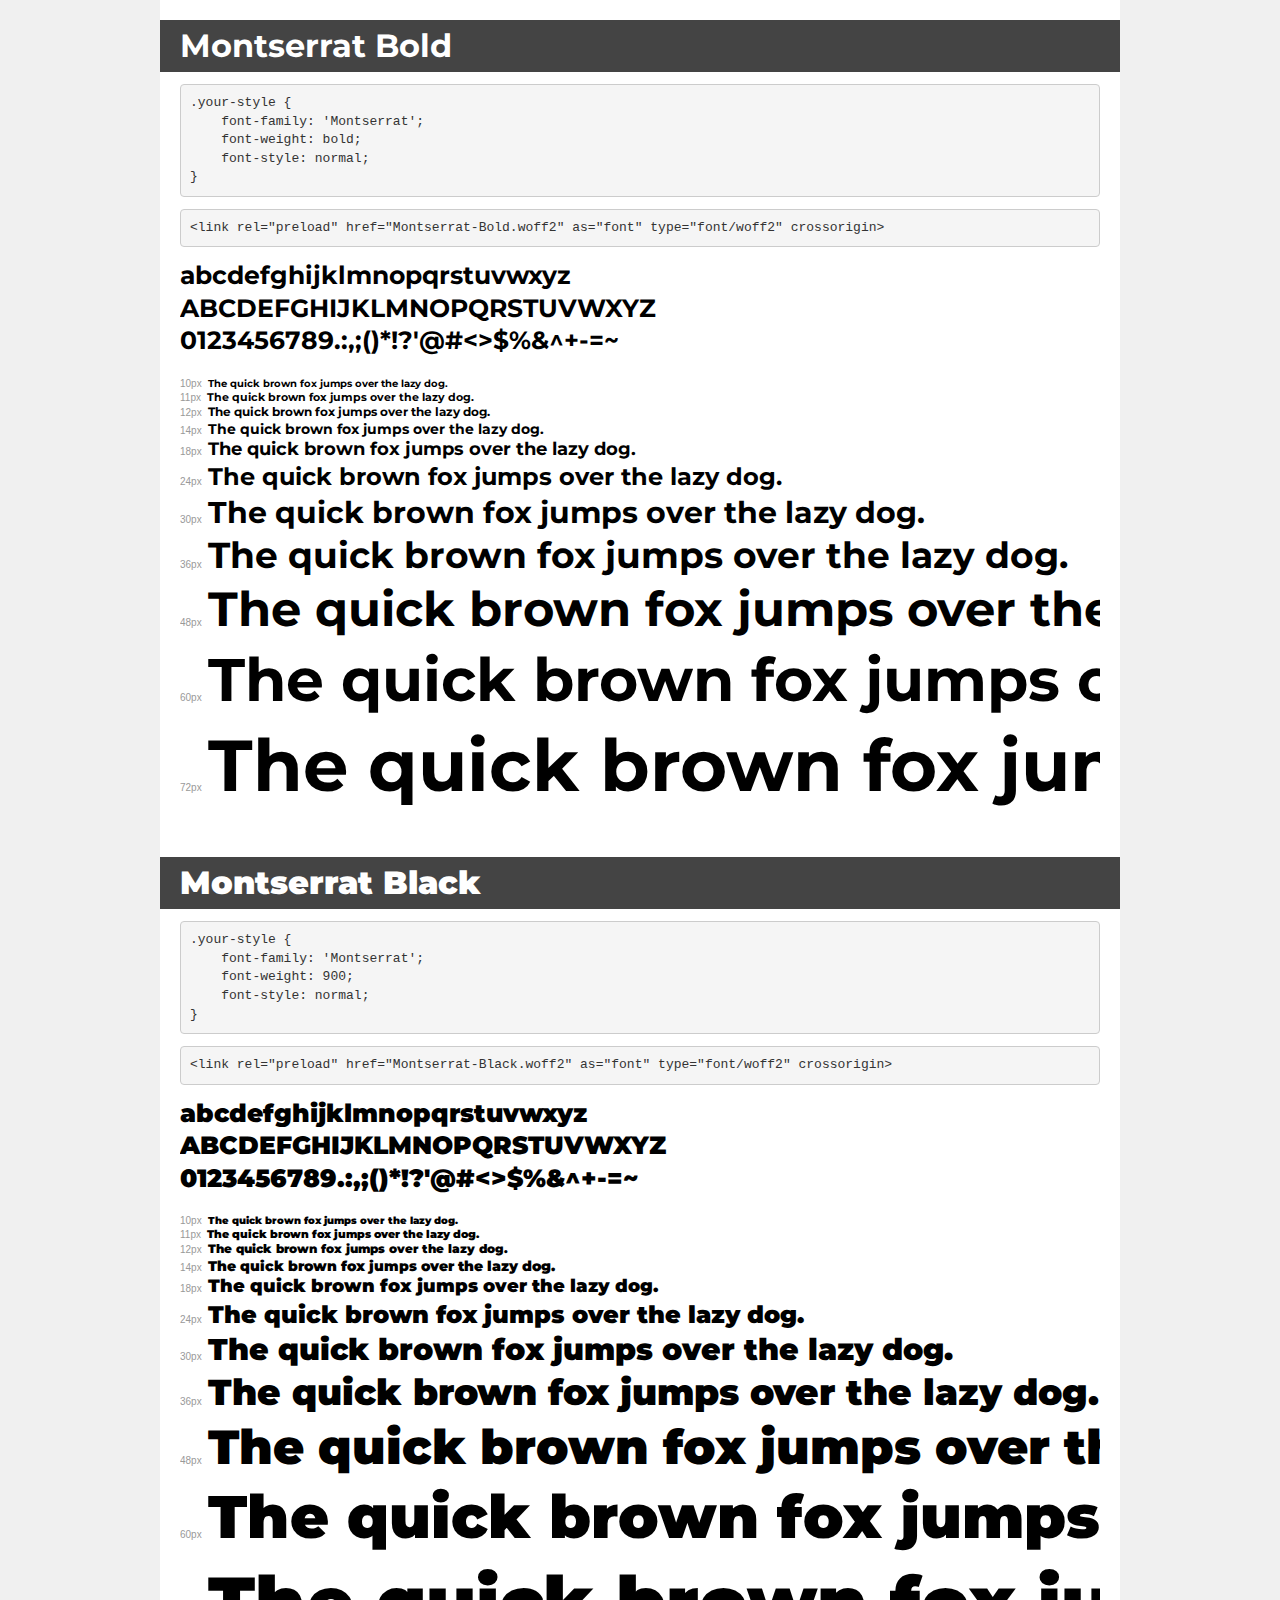
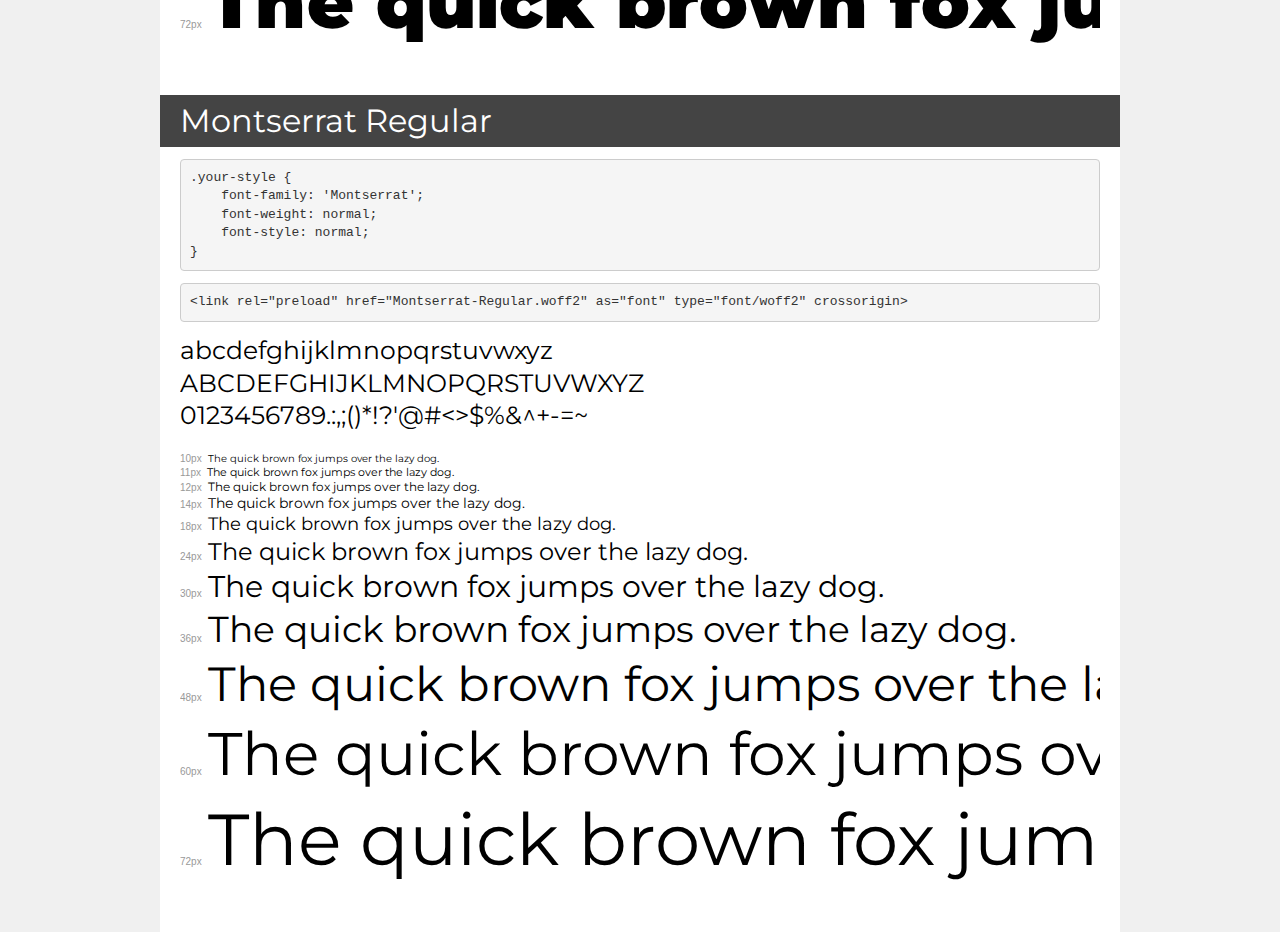
<file: assets/fonts/transfonter.org-20220406-080443/demo.html>
<!DOCTYPE html>
<html lang="en">
<head>
    <meta charset="utf-8">
    <meta http-equiv="X-UA-Compatible" content="IE=edge">
    <meta name="viewport" content="width=device-width, initial-scale=1">
    <meta name="robots" content="noindex, noarchive">
    <meta name="format-detection" content="telephone=no">
    <title>Transfonter demo</title>
    <link href="stylesheet.css" rel="stylesheet">
    <style>
        /*
        http://meyerweb.com/eric/tools/css/reset/
        v2.0 | 20110126
        License: none (public domain)
        */
        html, body, div, span, applet, object, iframe,
        h1, h2, h3, h4, h5, h6, p, blockquote, pre,
        a, abbr, acronym, address, big, cite, code,
        del, dfn, em, img, ins, kbd, q, s, samp,
        small, strike, strong, sub, sup, tt, var,
        b, u, i, center,
        dl, dt, dd, ol, ul, li,
        fieldset, form, label, legend,
        table, caption, tbody, tfoot, thead, tr, th, td,
        article, aside, canvas, details, embed,
        figure, figcaption, footer, header, hgroup,
        menu, nav, output, ruby, section, summary,
        time, mark, audio, video {
            margin: 0;
            padding: 0;
            border: 0;
            font-size: 100%;
            font: inherit;
            vertical-align: baseline;
        }
        /* HTML5 display-role reset for older browsers */
        article, aside, details, figcaption, figure,
        footer, header, hgroup, menu, nav, section {
            display: block;
        }
        body {
            line-height: 1;
        }
        ol, ul {
            list-style: none;
        }
        blockquote, q {
            quotes: none;
        }
        blockquote:before, blockquote:after,
        q:before, q:after {
            content: '';
            content: none;
        }
        table {
            border-collapse: collapse;
            border-spacing: 0;
        }
        /* demo styles */
        body {
            background: #f0f0f0;
            color: #000;
        }
        .page {
            background: #fff;
            width: 920px;
            margin: 0 auto;
            padding: 20px 20px 0 20px;
            overflow: hidden;
        }
        .font-container {
            overflow-x: auto;
            overflow-y: hidden;
            margin-bottom: 40px;
            line-height: 1.3;
            white-space: nowrap;
            padding-bottom: 5px;
        }
        h1 {
            position: relative;
            background: #444;
            font-size: 32px;
            color: #fff;
            padding: 10px 20px;
            margin: 0 -20px 12px -20px;
        }
        .letters {
            font-size: 25px;
            margin-bottom: 20px;
        }
        .s10:before {
            content: '10px';
        }
        .s11:before {
            content: '11px';
        }
        .s12:before {
            content: '12px';
        }
        .s14:before {
            content: '14px';
        }
        .s18:before {
            content: '18px';
        }
        .s24:before {
            content: '24px';
        }
        .s30:before {
            content: '30px';
        }
        .s36:before {
            content: '36px';
        }
        .s48:before {
            content: '48px';
        }
        .s60:before {
            content: '60px';
        }
        .s72:before {
            content: '72px';
        }
        .s10:before, .s11:before, .s12:before, .s14:before,
        .s18:before, .s24:before, .s30:before, .s36:before,
        .s48:before, .s60:before, .s72:before {
            font-family: Arial, sans-serif;
            font-size: 10px;
            font-weight: normal;
            font-style: normal;
            color: #999;
            padding-right: 6px;
        }
        pre {
            display: block;
            padding: 9px;
            margin: 0 0 12px;
            font-family: Monaco, Menlo, Consolas, "Courier New", monospace;
            font-size: 13px;
            line-height: 1.428571429;
            color: #333;
            font-weight: normal;
            font-style: normal;
            background-color: #f5f5f5;
            border: 1px solid #ccc;
            overflow-x: auto;
            border-radius: 4px;
        }
        /* responsive */
        @media (max-width: 959px) {
            .page {
                width: auto;
                margin: 0;
            }
        }
    </style>
</head>
<body>
<div class="page">
    <div class="demo">
        <h1 style="font-family: 'Montserrat'; font-weight: bold; font-style: normal;">Montserrat Bold</h1>
        <pre title="Usage">.your-style {
    font-family: 'Montserrat';
    font-weight: bold;
    font-style: normal;
}</pre>
        <pre title="Preload (optional)">
&lt;link rel=&quot;preload&quot; href=&quot;Montserrat-Bold.woff2&quot; as=&quot;font&quot; type=&quot;font/woff2&quot; crossorigin&gt;</pre>
        <div class="font-container" style="font-family: 'Montserrat'; font-weight: bold; font-style: normal;">
            <p class="letters">
                abcdefghijklmnopqrstuvwxyz<br>
ABCDEFGHIJKLMNOPQRSTUVWXYZ<br>
                0123456789.:,;()*!?'@#&lt;&gt;$%&^+-=~
            </p>
            <p class="s10" style="font-size: 10px;">The quick brown fox jumps over the lazy dog.</p>
            <p class="s11" style="font-size: 11px;">The quick brown fox jumps over the lazy dog.</p>
            <p class="s12" style="font-size: 12px;">The quick brown fox jumps over the lazy dog.</p>
            <p class="s14" style="font-size: 14px;">The quick brown fox jumps over the lazy dog.</p>
            <p class="s18" style="font-size: 18px;">The quick brown fox jumps over the lazy dog.</p>
            <p class="s24" style="font-size: 24px;">The quick brown fox jumps over the lazy dog.</p>
            <p class="s30" style="font-size: 30px;">The quick brown fox jumps over the lazy dog.</p>
            <p class="s36" style="font-size: 36px;">The quick brown fox jumps over the lazy dog.</p>
            <p class="s48" style="font-size: 48px;">The quick brown fox jumps over the lazy dog.</p>
            <p class="s60" style="font-size: 60px;">The quick brown fox jumps over the lazy dog.</p>
            <p class="s72" style="font-size: 72px;">The quick brown fox jumps over the lazy dog.</p>
        </div>
    </div>

    <div class="demo">
        <h1 style="font-family: 'Montserrat'; font-weight: 900; font-style: normal;">Montserrat Black</h1>
        <pre title="Usage">.your-style {
    font-family: 'Montserrat';
    font-weight: 900;
    font-style: normal;
}</pre>
        <pre title="Preload (optional)">
&lt;link rel=&quot;preload&quot; href=&quot;Montserrat-Black.woff2&quot; as=&quot;font&quot; type=&quot;font/woff2&quot; crossorigin&gt;</pre>
        <div class="font-container" style="font-family: 'Montserrat'; font-weight: 900; font-style: normal;">
            <p class="letters">
                abcdefghijklmnopqrstuvwxyz<br>
ABCDEFGHIJKLMNOPQRSTUVWXYZ<br>
                0123456789.:,;()*!?'@#&lt;&gt;$%&^+-=~
            </p>
            <p class="s10" style="font-size: 10px;">The quick brown fox jumps over the lazy dog.</p>
            <p class="s11" style="font-size: 11px;">The quick brown fox jumps over the lazy dog.</p>
            <p class="s12" style="font-size: 12px;">The quick brown fox jumps over the lazy dog.</p>
            <p class="s14" style="font-size: 14px;">The quick brown fox jumps over the lazy dog.</p>
            <p class="s18" style="font-size: 18px;">The quick brown fox jumps over the lazy dog.</p>
            <p class="s24" style="font-size: 24px;">The quick brown fox jumps over the lazy dog.</p>
            <p class="s30" style="font-size: 30px;">The quick brown fox jumps over the lazy dog.</p>
            <p class="s36" style="font-size: 36px;">The quick brown fox jumps over the lazy dog.</p>
            <p class="s48" style="font-size: 48px;">The quick brown fox jumps over the lazy dog.</p>
            <p class="s60" style="font-size: 60px;">The quick brown fox jumps over the lazy dog.</p>
            <p class="s72" style="font-size: 72px;">The quick brown fox jumps over the lazy dog.</p>
        </div>
    </div>

    <div class="demo">
        <h1 style="font-family: 'Montserrat'; font-weight: normal; font-style: normal;">Montserrat Regular</h1>
        <pre title="Usage">.your-style {
    font-family: 'Montserrat';
    font-weight: normal;
    font-style: normal;
}</pre>
        <pre title="Preload (optional)">
&lt;link rel=&quot;preload&quot; href=&quot;Montserrat-Regular.woff2&quot; as=&quot;font&quot; type=&quot;font/woff2&quot; crossorigin&gt;</pre>
        <div class="font-container" style="font-family: 'Montserrat'; font-weight: normal; font-style: normal;">
            <p class="letters">
                abcdefghijklmnopqrstuvwxyz<br>
ABCDEFGHIJKLMNOPQRSTUVWXYZ<br>
                0123456789.:,;()*!?'@#&lt;&gt;$%&^+-=~
            </p>
            <p class="s10" style="font-size: 10px;">The quick brown fox jumps over the lazy dog.</p>
            <p class="s11" style="font-size: 11px;">The quick brown fox jumps over the lazy dog.</p>
            <p class="s12" style="font-size: 12px;">The quick brown fox jumps over the lazy dog.</p>
            <p class="s14" style="font-size: 14px;">The quick brown fox jumps over the lazy dog.</p>
            <p class="s18" style="font-size: 18px;">The quick brown fox jumps over the lazy dog.</p>
            <p class="s24" style="font-size: 24px;">The quick brown fox jumps over the lazy dog.</p>
            <p class="s30" style="font-size: 30px;">The quick brown fox jumps over the lazy dog.</p>
            <p class="s36" style="font-size: 36px;">The quick brown fox jumps over the lazy dog.</p>
            <p class="s48" style="font-size: 48px;">The quick brown fox jumps over the lazy dog.</p>
            <p class="s60" style="font-size: 60px;">The quick brown fox jumps over the lazy dog.</p>
            <p class="s72" style="font-size: 72px;">The quick brown fox jumps over the lazy dog.</p>
        </div>
    </div>

</div>
</body>
</html>
</file>
<file: assets/css/style1.css>
@import 'test1.css'; /* *css for global elements */


/*@charset "UTF-8";*/
@font-face {
  font-family: 'Montserrat-Bold';
  src: url('../fonts/Montserrat-Black.eot');
  src: url('../fonts/Montserrat-Bold.eot?#iefix') format('embedded-opentype'),
      url('../fonts/Montserrat-Bold.woff2') format('woff2'),
      url('../fonts/Montserrat-Bold.woff') format('woff'),
      url('../fonts/Montserrat-Bold.ttf') format('truetype'),
      url('../fonts/Montserrat-Bold.svg#Montserrat-Bold') format('svg');
  font-weight: 700;
  font-style: normal;
  font-display: swap;
}

@font-face {
  font-family: 'Montserrat-Black';
  src: url('../fonts/Montserrat-Black.eot');
  src: url('../fonts/Montserrat-Black.eot?#iefix') format('embedded-opentype'),
      url('../fonts/Montserrat-Black.woff2') format('woff2'),
      url('../fonts/Montserrat-Black.woff') format('woff'),
      url('../fonts/Montserrat-Black.ttf') format('truetype'),
      url('../fonts/Montserrat-Black.svg#Montserrat-Black') format('svg');
  font-weight: 900;
  font-style: normal;
  font-display: swap;
}

@font-face {
  font-family: 'Montserrat-Regular';
  src: url('../fonts/Montserrat-Regular.eot');
  src: url('../fonts/Montserrat-Regular.eot?#iefix') format('embedded-opentype'),
      url('../fonts/Montserrat-Regular.woff2') format('woff2'),
      url('../fonts/Montserrat-Regular.woff') format('woff'),
      url('../fonts/Montserrat-Regular.ttf') format('truetype'),
      url('../fonts/Montserrat-Regular.svg#Montserrat-Regular') format('svg');
  font-weight: normal;
  font-style: normal;
  font-display: swap;
}

.regular {
  font-family: 'Montserrat-Regular';
}
.black {
  font-family: 'Montserrat-Black';
}
.bold {
  font-family: 'Montserrat-Bold';

}

*,
::after,
::before {
  box-sizing: border-box;
  margin: 0;
  padding: 0;
  border: 0;
  line-height: 1.4;
  font-family: inherit;
}
html {
  font-size: 16px;
  font-family: 'Montserrat-Regular';
  scroll-behavior: smooth;
}
body {
  font-size: 1rem;
  font-weight: 400;
}
a {
  color: inherit;
  text-decoration: none;
}
button {
  background-color: transparent;
  cursor: pointer;
  outline: 0;
}
input {
  outline: 0;
}
button,
ul {
  padding: 0;
}
/*ul {
  list-stylealign-centd: none;
} */
b,
strong {
  font-weight: bolder;
}
.img-fluid {
  max-width: 100%;
  height: auto;
}
.container,
.container-fluid,
.container-sm,
.container-md,
.container-lg,
.container-xl,
.container-xxl {
  width: 100%;
  padding-right: 15px;
  padding-left: 15px;
  margin-right: auto;
  margin-left: auto;
}
@media (min-width: 576px) {
  .container,
  .container-sm {
    max-width: 540px;
  }
}
@media (min-width: 768px) {
  .container,
  .container-sm,
  .container-md {
    max-width: 720px;
  }
}
@media (min-width: 992px) {
  .container,
  .container-sm,
  .container-md,
  .container-lg {
    max-width: 960px;
  }
}
@media (min-width: 1200px) {
  .container,
  .container-sm,
  .container-md,
  .container-lg,
  .container-xl {
    max-width: 1140px;
  }
}
@media (min-width: 1400px) {
  .container,
  .container-sm,
  .container-md,
  .container-lg,
  .container-xl,
  .container-xxl {
    max-width: 1320px;
  }
}
.row {
  display: -ms-flexbox;
  display: flex;
  -ms-flex-wrap: wrap;
  flex-wrap: wrap;
  margin-right: -15px;
  margin-left: -15px;
}
.no-gutters {
  margin-right: 0;
  margin-left: 0;
}
.no-gutters > .col,
.no-gutters > [class*='col-'] {
  padding-right: 0;
  padding-left: 0;
}
.col-1,
.col-2,
.col-3,
.col-4,
.col-5,
.col-6,
.col-7,
.col-8,
.col-9,
.col-10,
.col-11,
.col-12,
.col,
.col-auto,
.col-sm-1,
.col-sm-2,
.col-sm-3,
.col-sm-4,
.col-sm-5,
.col-sm-6,
.col-sm-7,
.col-sm-8,
.col-sm-9,
.col-sm-10,
.col-sm-11,
.col-sm-12,
.col-sm,
.col-sm-auto,
.col-md-1,
.col-md-2,
.col-md-3,
.col-md-4,
.col-md-5,
.col-md-6,
.col-md-7,
.col-md-8,
.col-md-9,
.col-md-10,
.col-md-11,
.col-md-12,
.col-md,
.col-md-auto,
.col-lg-1,
.col-lg-2,
.col-lg-3,
.col-lg-4,
.col-lg-5,
.col-lg-6,
.col-lg-7,
.col-lg-8,
.col-lg-9,
.col-lg-10,
.col-lg-11,
.col-lg-12,
.col-lg,
.col-lg-auto,
.col-xl-1,
.col-xl-2,
.col-xl-3,
.col-xl-4,
.col-xl-5,
.col-xl-6,
.col-xl-7,
.col-xl-8,
.col-xl-9,
.col-xl-10,
.col-xl-11,
.col-xl-12,
.col-xl,
.col-xl-auto,
.col-xxl-1,
.col-xxl-2,
.col-xxl-3,
.col-xxl-4,
.col-xxl-5,
.col-xxl-6,
.col-xxl-7,
.col-xxl-8,
.col-xxl-9,
.col-xxl-10,
.col-xxl-11,
.col-xxl-12,
.col-xxl,
.col-xxl-auto {
  position: relative;
  width: 100%;
  padding-right: 15px;
  padding-left: 15px;
}
.col {
  -ms-flex-preferred-size: 0;
  flex-basis: 0;
  -ms-flex-positive: 1;
  flex-grow: 1;
  max-width: 100%;
}
.row-cols-1 > * {
  -ms-flex: 0 0 100%;
  flex: 0 0 100%;
  max-width: 100%;
}
.row-cols-2 > * {
  -ms-flex: 0 0 50%;
  flex: 0 0 50%;
  max-width: 50%;
}
.row-cols-3 > * {
  -ms-flex: 0 0 33.333333%;
  flex: 0 0 33.333333%;
  max-width: 33.333333%;
}
.row-cols-4 > * {
  -ms-flex: 0 0 25%;
  flex: 0 0 25%;
  max-width: 25%;
}
.row-cols-5 > * {
  -ms-flex: 0 0 20%;
  flex: 0 0 20%;
  max-width: 20%;
}
.row-cols-6 > * {
  -ms-flex: 0 0 16.666667%;
  flex: 0 0 16.666667%;
  max-width: 16.666667%;
}
.col-auto {
  -ms-flex: 0 0 auto;
  flex: 0 0 auto;
  width: auto;
  max-width: 100%;
}
.col-1 {
  -ms-flex: 0 0 8.333333%;
  flex: 0 0 8.333333%;
  max-width: 8.333333%;
}
.col-2 {
  -ms-flex: 0 0 16.666667%;
  flex: 0 0 16.666667%;
  max-width: 16.666667%;
}
.col-3 {
  -ms-flex: 0 0 25%;
  flex: 0 0 25%;
  max-width: 25%;
}
.col-4 {
  -ms-flex: 0 0 33.333333%;
  flex: 0 0 33.333333%;
  max-width: 33.333333%;
}
.col-5 {
  -ms-flex: 0 0 41.666667%;
  flex: 0 0 41.666667%;
  max-width: 41.666667%;
}
.col-6 {
  -ms-flex: 0 0 50%;
  flex: 0 0 50%;
  max-width: 50%;
}
.col-7 {
  -ms-flex: 0 0 58.333333%;
  flex: 0 0 58.333333%;
  max-width: 58.333333%;
}
.col-8 {
  -ms-flex: 0 0 66.666667%;
  flex: 0 0 66.666667%;
  max-width: 66.666667%;
}
.col-9 {
  -ms-flex: 0 0 75%;
  flex: 0 0 75%;
  max-width: 75%;
}
.col-10 {
  -ms-flex: 0 0 83.333333%;
  flex: 0 0 83.333333%;
  max-width: 83.333333%;
}
.col-11 {
  -ms-flex: 0 0 91.666667%;
  flex: 0 0 91.666667%;
  max-width: 91.666667%;
}
.col-12 {
  -ms-flex: 0 0 100%;
  flex: 0 0 100%;
  max-width: 100%;
}
.order-first {
  -ms-flex-order: -1;
  order: -1;
}
.order-last {
  -ms-flex-order: 13;
  order: 13;
}
.order-0 {
  -ms-flex-order: 0;
  order: 0;
}
.order-1 {
  -ms-flex-order: 1;
  order: 1;
}
.order-2 {
  -ms-flex-order: 2;
  order: 2;
}
.order-3 {
  -ms-flex-order: 3;
  order: 3;
}
.order-4 {
  -ms-flex-order: 4;
  order: 4;
}
.order-5 {
  -ms-flex-order: 5;
  order: 5;
}
.order-6 {
  -ms-flex-order: 6;
  order: 6;
}
.order-7 {
  -ms-flex-order: 7;
  order: 7;
}
.order-8 {
  -ms-flex-order: 8;
  order: 8;
}
.order-9 {
  -ms-flex-order: 9;
  order: 9;
}
.order-10 {
  -ms-flex-order: 10;
  order: 10;
}
.order-11 {
  -ms-flex-order: 11;
  order: 11;
}
.order-12 {
  -ms-flex-order: 12;
  order: 12;
}
.offset-1 {
  margin-left: 8.333333%;
}
.offset-2 {
  margin-left: 16.666667%;
}
.offset-3 {
  margin-left: 25%;
}
.offset-4 {
  margin-left: 33.333333%;
}
.offset-5 {
  margin-left: 41.666667%;
}
.offset-6 {
  margin-left: 50%;
}
.offset-7 {
  margin-left: 58.333333%;
}
.offset-8 {
  margin-left: 66.666667%;
}
.offset-9 {
  margin-left: 75%;
}
.offset-10 {
  margin-left: 83.333333%;
}
.offset-11 {
  margin-left: 91.666667%;
}
@media (min-width: 576px) {
  .col-sm {
    -ms-flex-preferred-size: 0;
    flex-basis: 0;
    -ms-flex-positive: 1;
    flex-grow: 1;
    max-width: 100%;
  }
  .row-cols-sm-1 > * {
    -ms-flex: 0 0 100%;
    flex: 0 0 100%;
    max-width: 100%;
  }
  .row-cols-sm-2 > * {
    -ms-flex: 0 0 50%;
    flex: 0 0 50%;
    max-width: 50%;
  }
  .row-cols-sm-3 > * {
    -ms-flex: 0 0 33.333333%;
    flex: 0 0 33.333333%;
    max-width: 33.333333%;
  }
  .row-cols-sm-4 > * {
    -ms-flex: 0 0 25%;
    flex: 0 0 25%;
    max-width: 25%;
  }
  .row-cols-sm-5 > * {
    -ms-flex: 0 0 20%;
    flex: 0 0 20%;
    max-width: 20%;
  }
  .row-cols-sm-6 > * {
    -ms-flex: 0 0 16.666667%;
    flex: 0 0 16.666667%;
    max-width: 16.666667%;
  }
  .col-sm-auto {
    -ms-flex: 0 0 auto;
    flex: 0 0 auto;
    width: auto;
    max-width: 100%;
  }
  .col-sm-1 {
    -ms-flex: 0 0 8.333333%;
    flex: 0 0 8.333333%;
    max-width: 8.333333%;
  }
  .col-sm-2 {
    -ms-flex: 0 0 16.666667%;
    flex: 0 0 16.666667%;
    max-width: 16.666667%;
  }
  .col-sm-3 {
    -ms-flex: 0 0 25%;
    flex: 0 0 25%;
    max-width: 25%;
  }
  .col-sm-4 {
    -ms-flex: 0 0 33.333333%;
    flex: 0 0 33.333333%;
    max-width: 33.333333%;
  }
  .col-sm-5 {
    -ms-flex: 0 0 41.666667%;
    flex: 0 0 41.666667%;
    max-width: 41.666667%;
  }
  .col-sm-6 {
    -ms-flex: 0 0 50%;
    flex: 0 0 50%;
    max-width: 50%;
  }
  .col-sm-7 {
    -ms-flex: 0 0 58.333333%;
    flex: 0 0 58.333333%;
    max-width: 58.333333%;
  }
  .col-sm-8 {
    -ms-flex: 0 0 66.666667%;
    flex: 0 0 66.666667%;
    max-width: 66.666667%;
  }
  .col-sm-9 {
    -ms-flex: 0 0 75%;
    flex: 0 0 75%;
    max-width: 75%;
  }
  .col-sm-10 {
    -ms-flex: 0 0 83.333333%;
    flex: 0 0 83.333333%;
    max-width: 83.333333%;
  }
  .col-sm-11 {
    -ms-flex: 0 0 91.666667%;
    flex: 0 0 91.666667%;
    max-width: 91.666667%;
  }
  .col-sm-12 {
    -ms-flex: 0 0 100%;
    flex: 0 0 100%;
    max-width: 100%;
  }
  .order-sm-first {
    -ms-flex-order: -1;
    order: -1;
  }
  .order-sm-last {
    -ms-flex-order: 13;
    order: 13;
  }
  .order-sm-0 {
    -ms-flex-order: 0;
    order: 0;
  }
  .order-sm-1 {
    -ms-flex-order: 1;
    order: 1;
  }
  .order-sm-2 {
    -ms-flex-order: 2;
    order: 2;
  }
  .order-sm-3 {
    -ms-flex-order: 3;
    order: 3;
  }
  .order-sm-4 {
    -ms-flex-order: 4;
    order: 4;
  }
  .order-sm-5 {
    -ms-flex-order: 5;
    order: 5;
  }
  .order-sm-6 {
    -ms-flex-order: 6;
    order: 6;
  }
  .order-sm-7 {
    -ms-flex-order: 7;
    order: 7;
  }
  .order-sm-8 {
    -ms-flex-order: 8;
    order: 8;
  }
  .order-sm-9 {
    -ms-flex-order: 9;
    order: 9;
  }
  .order-sm-10 {
    -ms-flex-order: 10;
    order: 10;
  }
  .order-sm-11 {
    -ms-flex-order: 11;
    order: 11;
  }
  .order-sm-12 {
    -ms-flex-order: 12;
    order: 12;
  }
  .offset-sm-0 {
    margin-left: 0;
  }
  .offset-sm-1 {
    margin-left: 8.333333%;
  }
  .offset-sm-2 {
    margin-left: 16.666667%;
  }
  .offset-sm-3 {
    margin-left: 25%;
  }
  .offset-sm-4 {
    margin-left: 33.333333%;
  }
  .offset-sm-5 {
    margin-left: 41.666667%;
  }
  .offset-sm-6 {
    margin-left: 50%;
  }
  .offset-sm-7 {
    margin-left: 58.333333%;
  }
  .offset-sm-8 {
    margin-left: 66.666667%;
  }
  .offset-sm-9 {
    margin-left: 75%;
  }
  .offset-sm-10 {
    margin-left: 83.333333%;
  }
  .offset-sm-11 {
    margin-left: 91.666667%;
  }
}
@media (min-width: 768px) {
  .col-md {
    -ms-flex-preferred-size: 0;
    flex-basis: 0;
    -ms-flex-positive: 1;
    flex-grow: 1;
    max-width: 100%;
  }
  .row-cols-md-1 > * {
    -ms-flex: 0 0 100%;
    flex: 0 0 100%;
    max-width: 100%;
  }
  .row-cols-md-2 > * {
    -ms-flex: 0 0 50%;
    flex: 0 0 50%;
    max-width: 50%;
  }
  .row-cols-md-3 > * {
    -ms-flex: 0 0 33.333333%;
    flex: 0 0 33.333333%;
    max-width: 33.333333%;
  }
  .row-cols-md-4 > * {
    -ms-flex: 0 0 25%;
    flex: 0 0 25%;
    max-width: 25%;
  }
  .row-cols-md-5 > * {
    -ms-flex: 0 0 20%;
    flex: 0 0 20%;
    max-width: 20%;
  }
  .row-cols-md-6 > * {
    -ms-flex: 0 0 16.666667%;
    flex: 0 0 16.666667%;
    max-width: 16.666667%;
  }
  .col-md-auto {
    -ms-flex: 0 0 auto;
    flex: 0 0 auto;
    width: auto;
    max-width: 100%;
  }
  .col-md-1 {
    -ms-flex: 0 0 8.333333%;
    flex: 0 0 8.333333%;
    max-width: 8.333333%;
  }
  .col-md-2 {
    -ms-flex: 0 0 16.666667%;
    flex: 0 0 16.666667%;
    max-width: 16.666667%;
  }
  .col-md-3 {
    -ms-flex: 0 0 25%;
    flex: 0 0 25%;
    max-width: 25%;
  }
  .col-md-4 {
    -ms-flex: 0 0 33.333333%;
    flex: 0 0 33.333333%;
    max-width: 33.333333%;
  }
  .col-md-5 {
    -ms-flex: 0 0 41.666667%;
    flex: 0 0 41.666667%;
    max-width: 41.666667%;
  }
  .col-md-6 {
    -ms-flex: 0 0 50%;
    flex: 0 0 50%;
    max-width: 50%;
  }
  .col-md-7 {
    -ms-flex: 0 0 58.333333%;
    flex: 0 0 58.333333%;
    max-width: 58.333333%;
  }
  .col-md-8 {
    -ms-flex: 0 0 66.666667%;
    flex: 0 0 66.666667%;
    max-width: 66.666667%;
  }
  .col-md-9 {
    -ms-flex: 0 0 75%;
    flex: 0 0 75%;
    max-width: 75%;
  }
  .col-md-10 {
    -ms-flex: 0 0 83.333333%;
    flex: 0 0 83.333333%;
    max-width: 83.333333%;
  }
  .col-md-11 {
    -ms-flex: 0 0 91.666667%;
    flex: 0 0 91.666667%;
    max-width: 91.666667%;
  }
  .col-md-12 {
    -ms-flex: 0 0 100%;
    flex: 0 0 100%;
    max-width: 100%;
  }
  .order-md-first {
    -ms-flex-order: -1;
    order: -1;
  }
  .order-md-last {
    -ms-flex-order: 13;
    order: 13;
  }
  .order-md-0 {
    -ms-flex-order: 0;
    order: 0;
  }
  .order-md-1 {
    -ms-flex-order: 1;
    order: 1;
  }
  .order-md-2 {
    -ms-flex-order: 2;
    order: 2;
  }
  .order-md-3 {
    -ms-flex-order: 3;
    order: 3;
  }
  .order-md-4 {
    -ms-flex-order: 4;
    order: 4;
  }
  .order-md-5 {
    -ms-flex-order: 5;
    order: 5;
  }
  .order-md-6 {
    -ms-flex-order: 6;
    order: 6;
  }
  .order-md-7 {
    -ms-flex-order: 7;
    order: 7;
  }
  .order-md-8 {
    -ms-flex-order: 8;
    order: 8;
  }
  .order-md-9 {
    -ms-flex-order: 9;
    order: 9;
  }
  .order-md-10 {
    -ms-flex-order: 10;
    order: 10;
  }
  .order-md-11 {
    -ms-flex-order: 11;
    order: 11;
  }
  .order-md-12 {
    -ms-flex-order: 12;
    order: 12;
  }
  .offset-md-0 {
    margin-left: 0;
  }
  .offset-md-1 {
    margin-left: 8.333333%;
  }
  .offset-md-2 {
    margin-left: 16.666667%;
  }
  .offset-md-3 {
    margin-left: 25%;
  }
  .offset-md-4 {
    margin-left: 33.333333%;
  }
  .offset-md-5 {
    margin-left: 41.666667%;
  }
  .offset-md-6 {
    margin-left: 50%;
  }
  .offset-md-7 {
    margin-left: 58.333333%;
  }
  .offset-md-8 {
    margin-left: 66.666667%;
  }
  .offset-md-9 {
    margin-left: 75%;
  }
  .offset-md-10 {
    margin-left: 83.333333%;
  }
  .offset-md-11 {
    margin-left: 91.666667%;
  }
}
@media (min-width: 992px) {
  .col-lg {
    -ms-flex-preferred-size: 0;
    flex-basis: 0;
    -ms-flex-positive: 1;
    flex-grow: 1;
    max-width: 100%;
  }
  .row-cols-lg-1 > * {
    -ms-flex: 0 0 100%;
    flex: 0 0 100%;
    max-width: 100%;
  }
  .row-cols-lg-2 > * {
    -ms-flex: 0 0 50%;
    flex: 0 0 50%;
    max-width: 50%;
  }
  .row-cols-lg-3 > * {
    -ms-flex: 0 0 33.333333%;
    flex: 0 0 33.333333%;
    max-width: 33.333333%;
  }
  .row-cols-lg-4 > * {
    -ms-flex: 0 0 25%;
    flex: 0 0 25%;
    max-width: 25%;
  }
  .row-cols-lg-5 > * {
    -ms-flex: 0 0 20%;
    flex: 0 0 20%;
    max-width: 20%;
  }
  .row-cols-lg-6 > * {
    -ms-flex: 0 0 16.666667%;
    flex: 0 0 16.666667%;
    max-width: 16.666667%;
  }
  .col-lg-auto {
    -ms-flex: 0 0 auto;
    flex: 0 0 auto;
    width: auto;
    max-width: 100%;
  }
  .col-lg-1 {
    -ms-flex: 0 0 8.333333%;
    flex: 0 0 8.333333%;
    max-width: 8.333333%;
  }
  .col-lg-2 {
    -ms-flex: 0 0 16.666667%;
    flex: 0 0 16.666667%;
    max-width: 16.666667%;
  }
  .col-lg-3 {
    -ms-flex: 0 0 25%;
    flex: 0 0 25%;
    max-width: 25%;
  }
  .col-lg-4 {
    -ms-flex: 0 0 33.333333%;
    flex: 0 0 33.333333%;
    max-width: 33.333333%;
  }
  .col-lg-5 {
    -ms-flex: 0 0 41.666667%;
    flex: 0 0 41.666667%;
    max-width: 41.666667%;
  }
  .col-lg-6 {
    -ms-flex: 0 0 50%;
    flex: 0 0 50%;
    max-width: 50%;
  }
  .col-lg-7 {
    -ms-flex: 0 0 58.333333%;
    flex: 0 0 58.333333%;
    max-width: 58.333333%;
  }
  .col-lg-8 {
    -ms-flex: 0 0 66.666667%;
    flex: 0 0 66.666667%;
    max-width: 66.666667%;
  }
  .col-lg-9 {
    -ms-flex: 0 0 75%;
    flex: 0 0 75%;
    max-width: 75%;
  }
  .col-lg-10 {
    -ms-flex: 0 0 83.333333%;
    flex: 0 0 83.333333%;
    max-width: 83.333333%;
  }
  .col-lg-11 {
    -ms-flex: 0 0 91.666667%;
    flex: 0 0 91.666667%;
    max-width: 91.666667%;
  }
  .col-lg-12 {
    -ms-flex: 0 0 100%;
    flex: 0 0 100%;
    max-width: 100%;
  }
  .order-lg-first {
    -ms-flex-order: -1;
    order: -1;
  }
  .order-lg-last {
    -ms-flex-order: 13;
    order: 13;
  }
  .order-lg-0 {
    -ms-flex-order: 0;
    order: 0;
  }
  .order-lg-1 {
    -ms-flex-order: 1;
    order: 1;
  }
  .order-lg-2 {
    -ms-flex-order: 2;
    order: 2;
  }
  .order-lg-3 {
    -ms-flex-order: 3;
    order: 3;
  }
  .order-lg-4 {
    -ms-flex-order: 4;
    order: 4;
  }
  .order-lg-5 {
    -ms-flex-order: 5;
    order: 5;
  }
  .order-lg-6 {
    -ms-flex-order: 6;
    order: 6;
  }
  .order-lg-7 {
    -ms-flex-order: 7;
    order: 7;
  }
  .order-lg-8 {
    -ms-flex-order: 8;
    order: 8;
  }
  .order-lg-9 {
    -ms-flex-order: 9;
    order: 9;
  }
  .order-lg-10 {
    -ms-flex-order: 10;
    order: 10;
  }
  .order-lg-11 {
    -ms-flex-order: 11;
    order: 11;
  }
  .order-lg-12 {
    -ms-flex-order: 12;
    order: 12;
  }
  .offset-lg-0 {
    margin-left: 0;
  }
  .offset-lg-1 {
    margin-left: 8.333333%;
  }
  .offset-lg-2 {
    margin-left: 16.666667%;
  }
  .offset-lg-3 {
    margin-left: 25%;
  }
  .offset-lg-4 {
    margin-left: 33.333333%;
  }
  .offset-lg-5 {
    margin-left: 41.666667%;
  }
  .offset-lg-6 {
    margin-left: 50%;
  }
  .offset-lg-7 {
    margin-left: 58.333333%;
  }
  .offset-lg-8 {
    margin-left: 66.666667%;
  }
  .offset-lg-9 {
    margin-left: 75%;
  }
  .offset-lg-10 {
    margin-left: 83.333333%;
  }
  .offset-lg-11 {
    margin-left: 91.666667%;
  }
}
@media (min-width: 1200px) {
  .col-xl {
    -ms-flex-preferred-size: 0;
    flex-basis: 0;
    -ms-flex-positive: 1;
    flex-grow: 1;
    max-width: 100%;
  }
  .row-cols-xl-1 > * {
    -ms-flex: 0 0 100%;
    flex: 0 0 100%;
    max-width: 100%;
  }
  .row-cols-xl-2 > * {
    -ms-flex: 0 0 50%;
    flex: 0 0 50%;
    max-width: 50%;
  }
  .row-cols-xl-3 > * {
    -ms-flex: 0 0 33.333333%;
    flex: 0 0 33.333333%;
    max-width: 33.333333%;
  }
  .row-cols-xl-4 > * {
    -ms-flex: 0 0 25%;
    flex: 0 0 25%;
    max-width: 25%;
  }
  .row-cols-xl-5 > * {
    -ms-flex: 0 0 20%;
    flex: 0 0 20%;
    max-width: 20%;
  }
  .row-cols-xl-6 > * {
    -ms-flex: 0 0 16.666667%;
    flex: 0 0 16.666667%;
    max-width: 16.666667%;
  }
  .col-xl-auto {
    -ms-flex: 0 0 auto;
    flex: 0 0 auto;
    width: auto;
    max-width: 100%;
  }
  .col-xl-1 {
    -ms-flex: 0 0 8.333333%;
    flex: 0 0 8.333333%;
    max-width: 8.333333%;
  }
  .col-xl-2 {
    -ms-flex: 0 0 16.666667%;
    flex: 0 0 16.666667%;
    max-width: 16.666667%;
  }
  .col-xl-3 {
    -ms-flex: 0 0 25%;
    flex: 0 0 25%;
    max-width: 25%;
  }
  .col-xl-4 {
    -ms-flex: 0 0 33.333333%;
    flex: 0 0 33.333333%;
    max-width: 33.333333%;
  }
  .col-xl-5 {
    -ms-flex: 0 0 41.666667%;
    flex: 0 0 41.666667%;
    max-width: 41.666667%;
  }
  .col-xl-6 {
    -ms-flex: 0 0 50%;
    flex: 0 0 50%;
    max-width: 50%;
  }
  .col-xl-7 {
    -ms-flex: 0 0 58.333333%;
    flex: 0 0 58.333333%;
    max-width: 58.333333%;
  }
  .col-xl-8 {
    -ms-flex: 0 0 66.666667%;
    flex: 0 0 66.666667%;
    max-width: 66.666667%;
  }
  .col-xl-9 {
    -ms-flex: 0 0 75%;
    flex: 0 0 75%;
    max-width: 75%;
  }
  .col-xl-10 {
    -ms-flex: 0 0 83.333333%;
    flex: 0 0 83.333333%;
    max-width: 83.333333%;
  }
  .col-xl-11 {
    -ms-flex: 0 0 91.666667%;
    flex: 0 0 91.666667%;
    max-width: 91.666667%;
  }
  .col-xl-12 {
    -ms-flex: 0 0 100%;
    flex: 0 0 100%;
    max-width: 100%;
  }
  .order-xl-first {
    -ms-flex-order: -1;
    order: -1;
  }
  .order-xl-last {
    -ms-flex-order: 13;
    order: 13;
  }
  .order-xl-0 {
    -ms-flex-order: 0;
    order: 0;
  }
  .order-xl-1 {
    -ms-flex-order: 1;
    order: 1;
  }
  .order-xl-2 {
    -ms-flex-order: 2;
    order: 2;
  }
  .order-xl-3 {
    -ms-flex-order: 3;
    order: 3;
  }
  .order-xl-4 {
    -ms-flex-order: 4;
    order: 4;
  }
  .order-xl-5 {
    -ms-flex-order: 5;
    order: 5;
  }
  .order-xl-6 {
    -ms-flex-order: 6;
    order: 6;
  }
  .order-xl-7 {
    -ms-flex-order: 7;
    order: 7;
  }
  .order-xl-8 {
    -ms-flex-order: 8;
    order: 8;
  }
  .order-xl-9 {
    -ms-flex-order: 9;
    order: 9;
  }
  .order-xl-10 {
    -ms-flex-order: 10;
    order: 10;
  }
  .order-xl-11 {
    -ms-flex-order: 11;
    order: 11;
  }
  .order-xl-12 {
    -ms-flex-order: 12;
    order: 12;
  }
  .offset-xl-0 {
    margin-left: 0;
  }
  .offset-xl-1 {
    margin-left: 8.333333%;
  }
  .offset-xl-2 {
    margin-left: 16.666667%;
  }
  .offset-xl-3 {
    margin-left: 25%;
  }
  .offset-xl-4 {
    margin-left: 33.333333%;
  }
  .offset-xl-5 {
    margin-left: 41.666667%;
  }
  .offset-xl-6 {
    margin-left: 50%;
  }
  .offset-xl-7 {
    margin-left: 58.333333%;
  }
  .offset-xl-8 {
    margin-left: 66.666667%;
  }
  .offset-xl-9 {
    margin-left: 75%;
  }
  .offset-xl-10 {
    margin-left: 83.333333%;
  }
  .offset-xl-11 {
    margin-left: 91.666667%;
  }
}
@media (min-width: 1400px) {
  .col-xxl {
    -ms-flex-preferred-size: 0;
    flex-basis: 0;
    -ms-flex-positive: 1;
    flex-grow: 1;
    max-width: 100%;
  }
  .row-cols-xxl-1 > * {
    -ms-flex: 0 0 100%;
    flex: 0 0 100%;
    max-width: 100%;
  }
  .row-cols-xxl-2 > * {
    -ms-flex: 0 0 50%;
    flex: 0 0 50%;
    max-width: 50%;
  }
  .row-cols-xxl-3 > * {
    -ms-flex: 0 0 33.333333%;
    flex: 0 0 33.333333%;
    max-width: 33.333333%;
  }
  .row-cols-xxl-4 > * {
    -ms-flex: 0 0 25%;
    flex: 0 0 25%;
    max-width: 25%;
  }
  .row-cols-xxl-5 > * {
    -ms-flex: 0 0 20%;
    flex: 0 0 20%;
    max-width: 20%;
  }
  .row-cols-xxl-6 > * {
    -ms-flex: 0 0 16.666667%;
    flex: 0 0 16.666667%;
    max-width: 16.666667%;
  }
  .col-xxl-auto {
    -ms-flex: 0 0 auto;
    flex: 0 0 auto;
    width: auto;
    max-width: 100%;
  }
  .col-xxl-1 {
    -ms-flex: 0 0 8.333333%;
    flex: 0 0 8.333333%;
    max-width: 8.333333%;
  }
  .col-xxl-2 {
    -ms-flex: 0 0 16.666667%;
    flex: 0 0 16.666667%;
    max-width: 16.666667%;
  }
  .col-xxl-3 {
    -ms-flex: 0 0 25%;
    flex: 0 0 25%;
    max-width: 25%;
  }
  .col-xxl-4 {
    -ms-flex: 0 0 33.333333%;
    flex: 0 0 33.333333%;
    max-width: 33.333333%;
  }
  .col-xxl-5 {
    -ms-flex: 0 0 41.666667%;
    flex: 0 0 41.666667%;
    max-width: 41.666667%;
  }
  .col-xxl-6 {
    -ms-flex: 0 0 50%;
    flex: 0 0 50%;
    max-width: 50%;
  }
  .col-xxl-7 {
    -ms-flex: 0 0 58.333333%;
    flex: 0 0 58.333333%;
    max-width: 58.333333%;
  }
  .col-xxl-8 {
    -ms-flex: 0 0 66.666667%;
    flex: 0 0 66.666667%;
    max-width: 66.666667%;
  }
  .col-xxl-9 {
    -ms-flex: 0 0 75%;
    flex: 0 0 75%;
    max-width: 75%;
  }
  .col-xxl-10 {
    -ms-flex: 0 0 83.333333%;
    flex: 0 0 83.333333%;
    max-width: 83.333333%;
  }
  .col-xxl-11 {
    -ms-flex: 0 0 91.666667%;
    flex: 0 0 91.666667%;
    max-width: 91.666667%;
  }
  .col-xxl-12 {
    -ms-flex: 0 0 100%;
    flex: 0 0 100%;
    max-width: 100%;
  }
  .order-xxl-first {
    -ms-flex-order: -1;
    order: -1;
  }
  .order-xxl-last {
    -ms-flex-order: 13;
    order: 13;
  }
  .order-xxl-0 {
    -ms-flex-order: 0;
    order: 0;
  }
  .order-xxl-1 {
    -ms-flex-order: 1;
    order: 1;
  }
  .order-xxl-2 {
    -ms-flex-order: 2;
    order: 2;
  }
  .order-xxl-3 {
    -ms-flex-order: 3;
    order: 3;
  }
  .order-xxl-4 {
    -ms-flex-order: 4;
    order: 4;
  }
  .order-xxl-5 {
    -ms-flex-order: 5;
    order: 5;
  }
  .order-xxl-6 {
    -ms-flex-order: 6;
    order: 6;
  }
  .order-xxl-7 {
    -ms-flex-order: 7;
    order: 7;
  }
  .order-xxl-8 {
    -ms-flex-order: 8;
    order: 8;
  }
  .order-xxl-9 {
    -ms-flex-order: 9;
    order: 9;
  }
  .order-xxl-10 {
    -ms-flex-order: 10;
    order: 10;
  }
  .order-xxl-11 {
    -ms-flex-order: 11;
    order: 11;
  }
  .order-xxl-12 {
    -ms-flex-order: 12;
    order: 12;
  }
  .offset-xxl-0 {
    margin-left: 0;
  }
  .offset-xxl-1 {
    margin-left: 8.333333%;
  }
  .offset-xxl-2 {
    margin-left: 16.666667%;
  }
  .offset-xxl-3 {
    margin-left: 25%;
  }
  .offset-xxl-4 {
    margin-left: 33.333333%;
  }
  .offset-xxl-5 {
    margin-left: 41.666667%;
  }
  .offset-xxl-6 {
    margin-left: 50%;
  }
  .offset-xxl-7 {
    margin-left: 58.333333%;
  }
  .offset-xxl-8 {
    margin-left: 66.666667%;
  }
  .offset-xxl-9 {
    margin-left: 75%;
  }
  .offset-xxl-10 {
    margin-left: 83.333333%;
  }
  .offset-xxl-11 {
    margin-left: 91.666667%;
  }
}
.overflow-auto {
  overflow: auto !important;
}
.overflow-hidden {
  overflow: hidden !important;
}
.d-inline-block {
  display: inline-block !important;
}
.d-block {
  display: block !important;
}
.d-flex {
  display: flex !important;
}
.d-inherit {
  display: inherit !important;
}
.d-none {
  display: none !important;
}
.position-static {
  position: static !important;
}
.position-relative {
  position: relative !important;
}
.position-fixed {
  position: fixed !important;
}
.position-sticky {
  position: -webkit-sticky !important;
  position: sticky !important;
}
.position-absolute {
  position: absolute !important;
}
.abs-center {
  top: 50%;
  left: 50%;
  transform: translate(-50%, -50%);
}
.top-0 {
  top: 0 !important;
}
.top-50 {
  top: 50% !important;
}
.top-100 {
  top: 100% !important;
}
.bottom-0 {
  bottom: 0 !important;
}
.bottom-50 {
  bottom: 50% !important;
}
.bottom-100 {
  bottom: 100% !important;
}
.left-0 {
  left: 0 !important;
}
.left-50 {
  left: 50% !important;
}
.left-100 {
  left: 100% !important;
}
.right-0 {
  right: 0 !important;
}
.right-50 {
  right: 50% !important;
}
.right-100 {
  right: 100% !important;
}
.w-25 {
  width: 25% !important;
}
.w-50 {
  width: 50% !important;
}
.w-75 {
  width: 75% !important;
}
.w-100 {
  width: 100% !important;
}
.w-auto {
  width: auto !important;
}
.mw-100 {
  max-width: 100% !important;
}
.vw-100 {
  width: 100vw !important;
}
.min-vw-100 {
  min-width: 100vw !important;
}
.h-25 {
  height: 25% !important;
}
.h-50 {
  height: 50% !important;
}
.h-75 {
  height: 75% !important;
}
.h-100 {
  height: 100% !important;
}
.h-auto {
  height: auto !important;
}
.mh-100 {
  max-height: 100% !important;
}
.vh-100 {
  height: 100vh !important;
}
.min-vh-100 {
  min-height: 100vh !important;
}
.flex-row {
  flex-direction: row !important;
}
.flex-column {
  flex-direction: column !important;
}
.flex-row-reverse {
  flex-direction: row-reverse !important;
}
.flex-column-reverse {
  flex-direction: column-reverse !important;
}
.flex-wrap {
  flex-wrap: wrap !important;
}
.flex-nowrap {
  flex-wrap: nowrap !important;
}
.flex-wrap-reverse {
  flex-wrap: wrap-reverse !important;
}
.justify-content-left {
  justify-content: flex-start !important;
}
.justify-content-right {
  justify-content: flex-end !important;
}
.justify-content-center {
  justify-content: center !important;
}
.justify-content-between {
  justify-content: space-between !important;
}
.justify-content-around {
  justify-content: space-around !important;
}
.justify-content-evenly {
  justify-content: space-evenly !important;
}
.align-items-left {
  align-items: flex-start !important;
}
.align-items-right {
  align-items: flex-end !important;
}
.align-items-center {
  align-items: center !important;
}
.align-items-baseline {
  align-items: baseline !important;
}
.align-items-stretch {
  align-items: stretch !important;
}
.m-0 {
  margin: 0 !important;
}
.m-auto {
  margin: auto !important;
}
.m-0-25 {
  margin: 0.25rem !important;
}
.m-0-5 {
  margin: 0.5rem !important;
}
.m-0-75 {
  margin: 0.75rem !important;
}
.m-1 {
  margin: 1rem !important;
}
.m-1-5 {
  margin: 1.5rem !important;
}
.m-2 {
  margin: 2rem !important;
}
.m-2-5 {
  margin: 2.5rem !important;
}
.m-3 {
  margin: 3rem !important;
}
.m-3-5 {
  margin: 3.5rem !important;
}
.m-4 {
  margin: 4rem !important;
}
.m-4-5 {
  margin: 4.5rem !important;
}
.m-5 {
  margin: 5rem !important;
}
.mx-0 {
  margin-right: 0 !important;
  margin-left: 0 !important;
}
.mx-auto {
  margin-right: auto !important;
  margin-left: auto !important;
}
.mx-0-25 {
  margin-right: 0.25rem !important;
  margin-left: 0.25rem !important;
}
.mx-0-5 {
  margin-right: 0.5rem !important;
  margin-left: 0.5rem !important;
}
.mx-0-75 {
  margin-right: 0.75rem !important;
  margin-left: 0.75rem !important;
}
.mx-1 {
  margin-right: 1rem !important;
  margin-left: 1rem !important;
}
.mx-1-5 {
  margin-right: 1.5rem !important;
  margin-left: 1.5rem !important;
}
.mx-2 {
  margin-right: 2rem !important;
  margin-left: 2rem !important;
}
.mx-2-5 {
  margin-right: 2.5rem !important;
  margin-left: 2.5rem !important;
}
.mx-3 {
  margin-right: 3rem !important;
  margin-left: 3rem !important;
}
.mx-3-5 {
  margin-right: 3.5rem !important;
  margin-left: 3.5rem !important;
}
.mx-4 {
  margin-right: 4rem !important;
  margin-left: 4rem !important;
}
.mx-4-5 {
  margin-right: 4.5rem !important;
  margin-left: 4.5rem !important;
}
.mx-5 {
  margin-right: 5rem !important;
  margin-left: 5rem !important;
}
.my-0 {
  margin-top: 0 !important;
  margin-bottom: 0 !important;
}
.my-auto {
  margin-top: auto !important;
  margin-bottom: auto !important;
}
.my-0-25 {
  margin-top: 0.25rem !important;
  margin-bottom: 0.25rem !important;
}
.my-0-5 {
  margin-top: 0.5rem !important;
  margin-bottom: 0.5rem !important;
}
.my-0-75 {
  margin-top: 0.75rem !important;
  margin-bottom: 0.75rem !important;
}
.my-1 {
  margin-top: 1rem !important;
  margin-bottom: 1rem !important;
}
.my-1-5 {
  margin-top: 1.5rem !important;
  margin-bottom: 1.5rem !important;
}
.my-2 {
  margin-top: 2rem !important;
  margin-bottom: 2rem !important;
}
.my-2-5 {
  margin-top: 2.5rem !important;
  margin-bottom: 2.5rem !important;
}
.my-3 {
  margin-top: 3rem !important;
  margin-bottom: 3rem !important;
}
.my-3-5 {
  margin-top: 3.5rem !important;
  margin-bottom: 3.5rem !important;
}
.my-4 {
  margin-top: 4rem !important;
  margin-bottom: 4rem !important;
}
.my-4-5 {
  margin-top: 4.5rem !important;
  margin-bottom: 4.5rem !important;
}
.my-5 {
  margin-top: 5rem !important;
  margin-bottom: 5rem !important;
}
.mt-0 {
  margin-top: 0 !important;
}
.mt-auto {
  margin-top: auto !important;
}
.mt-0-25 {
  margin-top: 0.25rem !important;
}
.mt-0-5 {
  margin-top: 0.5rem !important;
}
.mt-0-75 {
  margin-top: 0.75rem !important;
}
.mt-1 {
  margin-top: 1rem !important;
}
.mt-1-5 {
  margin-top: 1.5rem !important;
}
.mt-2 {
  margin-top: 2rem !important;
}
.mt-2-5 {
  margin-top: 2.5rem !important;
}
.mt-3 {
  margin-top: 3rem !important;
}
.mt-3-5 {
  margin-top: 3.5rem !important;
}
.mt-4 {
  margin-top: 4rem !important;
}
.mt-4-5 {
  margin-top: 4.5rem !important;
}
.mt-5 {
  margin-top: 5rem !important;
}
.mr-0 {
  margin-right: 0 !important;
}
.mr-auto {
  margin-right: auto !important;
}
.mr-0-25 {
  margin-right: 0.25rem !important;
}
.mr-0-5 {
  margin-right: 0.5rem !important;
}
.mr-0-75 {
  margin-right: 0.75rem !important;
}
.mr-1 {
  margin-right: 1rem !important;
}
.mr-1-5 {
  margin-right: 1.5rem !important;
}
.mr-2 {
  margin-right: 2rem !important;
}
.mr-2-5 {
  margin-right: 2.5rem !important;
}
.mr-3 {
  margin-right: 3rem !important;
}
.mr-3-5 {
  margin-right: 3.5rem !important;
}
.mr-4 {
  margin-right: 4rem !important;
}
.mr-4-5 {
  margin-right: 4.5rem !important;
}
.mr-5 {
  margin-right: 5rem !important;
}
.mb-0 {
  margin-bottom: 0 !important;
}
.mb-auto {
  margin-bottom: auto !important;
}
.mb-0-25 {
  margin-bottom: 0.25rem !important;
}
.mb-0-5 {
  margin-bottom: 0.5rem !important;
}
.mb-0-75 {
  margin-bottom: 0.75rem !important;
}
.mb-1 {
  margin-bottom: 1rem !important;
}
.mb-1-5 {
  margin-bottom: 1.5rem !important;
}
.mb-2 {
  margin-bottom: 2rem !important;
}
.mb-2-5 {
  margin-bottom: 2.5rem !important;
}
.mb-3 {
  margin-bottom: 3rem !important;
}
.mb-3-5 {
  margin-bottom: 3.5rem !important;
}
.mb-4 {
  margin-bottom: 4rem !important;
}
.mb-4-5 {
  margin-bottom: 4.5rem !important;
}
.mb-5 {
  margin-bottom: 5rem !important;
}
.ml-0 {
  margin-left: 0 !important;
}
.ml-auto {
  margin-left: auto !important;
}
.ml-0-25 {
  margin-left: 0.25rem !important;
}
.ml-0-5 {
  margin-left: 0.5rem !important;
}
.ml-0-75 {
  margin-left: 0.75rem !important;
}
.ml-1 {
  margin-left: 1rem !important;
}
.ml-1-5 {
  margin-left: 1.5rem !important;
}
.ml-2 {
  margin-left: 2rem !important;
}
.ml-2-5 {
  margin-left: 2.5rem !important;
}
.ml-3 {
  margin-left: 3rem !important;
}
.ml-3-5 {
  margin-left: 3.5rem !important;
}
.ml-4 {
  margin-left: 4rem !important;
}
.ml-4-5 {
  margin-left: 4.5rem !important;
}
.ml-5 {
  margin-left: 5rem !important;
}
.p-0 {
  padding: 0 !important;
}
.p-0-25 {
  padding: 0.25rem !important;
}
.p-0-5 {
  padding: 0.5rem !important;
}
.p-0-75 {
  padding: 0.75rem !important;
}
.p-1 {
  padding: 1rem !important;
}
.p-1-5 {
  padding: 1.5rem !important;
}
.p-2 {
  padding: 2rem !important;
}
.p-2-5 {
  padding: 2.5rem !important;
}
.p-3 {
  padding: 3rem !important;
}
.p-3-5 {
  padding: 3.5rem !important;
}
.p-4 {
  padding: 4rem !important;
}
.p-4-5 {
  padding: 4.5rem !important;
}
.p-5 {
  padding: 5rem !important;
}
.px-0 {
  padding-right: 0 !important;
  padding-left: 0 !important;
}
.px-0-25 {
  padding-right: 0.25rem !important;
  padding-left: 0.25rem !important;
}
.px-0-5 {
  padding-right: 0.5rem !important;
  padding-left: 0.5rem !important;
}
.px-0-75 {
  padding-right: 0.75rem !important;
  padding-left: 0.75rem !important;
}
.px-1 {
  padding-right: 1rem !important;
  padding-left: 1rem !important;
}
.px-1-5 {
  padding-right: 1.5rem !important;
  padding-left: 1.5rem !important;
}
.px-2 {
  padding-right: 2rem !important;
  padding-left: 2rem !important;
}
.px-2-5 {
  padding-right: 2.5rem !important;
  padding-left: 2.5rem !important;
}
.px-3 {
  padding-right: 3rem !important;
  padding-left: 3rem !important;
}
.px-3-5 {
  padding-right: 3.5rem !important;
  padding-left: 3.5rem !important;
}
.px-4 {
  padding-right: 4rem !important;
  padding-left: 4rem !important;
}
.px-4-5 {
  padding-right: 4.5rem !important;
  padding-left: 4.5rem !important;
}
.px-5 {
  padding-right: 5rem !important;
  padding-left: 5rem !important;
}
.py-0 {
  padding-top: 0 !important;
  padding-bottom: 0 !important;
}
.py-0-25 {
  padding-top: 0.25rem !important;
  padding-bottom: 0.25rem !important;
}
.py-0-5 {
  padding-top: 0.5rem !important;
  padding-bottom: 0.5rem !important;
}
.py-0-75 {
  padding-top: 0.75rem !important;
  padding-bottom: 0.75rem !important;
}
.py-1 {
  padding-top: 1rem !important;
  padding-bottom: 1rem !important;
}
.py-1-5 {
  padding-top: 1.5rem !important;
  padding-bottom: 1.5rem !important;
}
.py-2 {
  padding-top: 2rem !important;
  padding-bottom: 2rem !important;
}
.py-2-5 {
  padding-top: 2.5rem !important;
  padding-bottom: 2.5rem !important;
}
.py-3 {
  padding-top: 3rem !important;
  padding-bottom: 3rem !important;
}
.py-3-5 {
  padding-top: 3.5rem !important;
  padding-bottom: 3.5rem !important;
}
.py-4 {
  padding-top: 4rem !important;
  padding-bottom: 4rem !important;
}
.py-4-5 {
  padding-top: 4.5rem !important;
  padding-bottom: 4.5rem !important;
}
.py-5 {
  padding-top: 5rem !important;
  padding-bottom: 5rem !important;
}
.pt-0 {
  padding-top: 0 !important;
}
.pt-0-25 {
  padding-top: 0.25rem !important;
}
.pt-0-5 {
  padding-top: 0.5rem !important;
}
.pt-0-75 {
  padding-top: 0.75rem !important;
}
.pt-1 {
  padding-top: 1rem !important;
}
.pt-1-5 {
  padding-top: 1.5rem !important;
}
.pt-2 {
  padding-top: 2rem !important;
}
.pt-2-5 {
  padding-top: 2.5rem !important;
}
.pt-3 {
  padding-top: 3rem !important;
}
.pt-3-5 {
  padding-top: 3.5rem !important;
}
.pt-4 {
  padding-top: 4rem !important;
}
.pt-4-5 {
  padding-top: 4.5rem !important;
}
.pt-5 {
  padding-top: 5rem !important;
}
.pr-0 {
  padding-right: 0 !important;
}
.pr-0-25 {
  padding-right: 0.25rem !important;
}
.pr-0-5 {
  padding-right: 0.5rem !important;
}
.pr-0-75 {
  padding-right: 0.75rem !important;
}
.pr-1 {
  padding-right: 1rem !important;
}
.pr-1-5 {
  padding-right: 1.5rem !important;
}
.pr-2 {
  padding-right: 2rem !important;
}
.pr-2-5 {
  padding-right: 2.5rem !important;
}
.pr-3 {
  padding-right: 3rem !important;
}
.pr-3-5 {
  padding-right: 3.5rem !important;
}
.pr-4 {
  padding-right: 4rem !important;
}
.pr-4-5 {
  padding-right: 4.5rem !important;
}
.pr-5 {
  padding-right: 5rem !important;
}
.pb-0 {
  padding-bottom: 0 !important;
}
.pb-0-25 {
  padding-bottom: 0.25rem !important;
}
.pb-0-5 {
  padding-bottom: 0.5rem !important;
}
.pb-0-75 {
  padding-bottom: 0.75rem !important;
}
.pb-1 {
  padding-bottom: 1rem !important;
}
.pb-1-5 {
  padding-bottom: 1.5rem !important;
}
.pb-2 {
  padding-bottom: 2rem !important;
}
.pb-2-5 {
  padding-bottom: 2.5rem !important;
}
.pb-3 {
  padding-bottom: 3rem !important;
}
.pb-3-5 {
  padding-bottom: 3.5rem !important;
}
.pb-4 {
  padding-bottom: 4rem !important;
}
.pb-4-5 {
  padding-bottom: 4.5rem !important;
}
.pb-5 {
  padding-bottom: 5rem !important;
}
.pl-0 {
  padding-left: 0 !important;
}
.pl-0-25 {
  padding-left: 0.25rem !important;
}
.pl-0-5 {
  padding-left: 0.5rem !important;
}
.pl-0-75 {
  padding-left: 0.75rem !important;
}
.pl-1 {
  padding-left: 1rem !important;
}
.pl-1-5 {
  padding-left: 1.5rem !important;
}
.pl-2 {
  padding-left: 2rem !important;
}
.pl-2-5 {
  padding-left: 2.5rem !important;
}
.pl-3 {
  padding-left: 3rem !important;
}
.pl-3-5 {
  padding-left: 3.5rem !important;
}
.pl-4 {
  padding-left: 4rem !important;
}
.pl-4-5 {
  padding-left: 4.5rem !important;
}
.pl-5 {
  padding-left: 5rem !important;
}
.text-left {
  text-align: left !important;
}
.text-right {
  text-align: right !important;
}
.text-center {
  text-align: center !important;
}
.text-justify {
  text-align: justify !important;
}
.text-lowercase {
  text-transform: lowercase !important;
}
.text-uppercase {
  text-transform: uppercase !important;
}
.text-capitalize {
  text-transform: capitalize !important;
}
.text-wrap {
  white-space: normal !important;
}
.text-nowrap {
  white-space: nowrap !important;
}
@media (min-width: 768px) {
  .overflow-md-auto {
    overflow: auto !important;
  }
  .overflow-md-hidden {
    overflow: hidden !important;
  }
  .d-md-inline-block {
    display: inline-block !important;
  }
  .d-md-block {
    display: block !important;
  }
  .d-md-flex {
    display: flex !important;
  }
  .d-md-inherit {
    display: inherit !important;
  }
  .d-md-none {
    display: none !important;
  }
  .position-md-static {
    position: static !important;
  }
  .position-md-relative {
    position: relative !important;
  }
  .position-md-fixed {
    position: fixed !important;
  }
  .position-md-sticky {
    position: -webkit-sticky !important;
    position: sticky !important;
  }
  .position-md-absolute {
    position: absolute !important;
  }
  .abs-md-center {
    top: 50%;
    left: 50%;
    transform: translate(-50%, -50%);
  }
  .top-md-0 {
    top: 0 !important;
  }
  .top-md-50 {
    top: 50% !important;
  }
  .top-md-100 {
    top: 100% !important;
  }
  .bottom-md-0 {
    bottom: 0 !important;
  }
  .bottom-md-50 {
    bottom: 50% !important;
  }
  .bottom-md-100 {
    bottom: 100% !important;
  }
  .left-md-0 {
    left: 0 !important;
  }
  .left-md-50 {
    left: 50% !important;
  }
  .left-md-100 {
    left: 100% !important;
  }
  .right-md-0 {
    right: 0 !important;
  }
  .right-md-50 {
    right: 50% !important;
  }
  .right-md-100 {
    right: 100% !important;
  }
  .w-md-25 {
    width: 25% !important;
  }
  .w-md-50 {
    width: 50% !important;
  }
  .w-md-75 {
    width: 75% !important;
  }
  .w-md-100 {
    width: 100% !important;
  }
  .w-md-auto {
    width: auto !important;
  }
  .mw-md-100 {
    max-width: 100% !important;
  }
  .vw-md-100 {
    width: 100vw !important;
  }
  .min-md-vw-100 {
    min-width: 100vw !important;
  }
  .h-md-25 {
    height: 25% !important;
  }
  .h-md-50 {
    height: 50% !important;
  }
  .h-md-75 {
    height: 75% !important;
  }
  .h-md-100 {
    height: 100% !important;
  }
  .h-md-auto {
    height: auto !important;
  }
  .mh-md-100 {
    max-height: 100% !important;
  }
  .vh-md-100 {
    height: 100vh !important;
  }
  .min-md-vh-100 {
    min-height: 100vh !important;
  }
  .flex-md-row {
    flex-direction: row !important;
  }
  .flex-md-column {
    flex-direction: column !important;
  }
  .flex-md-row-reverse {
    flex-direction: row-reverse !important;
  }
  .flex-md-column-reverse {
    flex-direction: column-reverse !important;
  }
  .flex-md-wrap {
    flex-wrap: wrap !important;
  }
  .flex-md-nowrap {
    flex-wrap: nowrap !important;
  }
  .flex-md-wrap-reverse {
    flex-wrap: wrap-reverse !important;
  }
  .justify-content-md-left {
    justify-content: flex-start !important;
  }
  .justify-content-md-right {
    justify-content: flex-end !important;
  }
  .justify-content-md-center {
    justify-content: center !important;
  }
  .justify-content-md-between {
    justify-content: space-between !important;
  }
  .justify-content-md-around {
    justify-content: space-around !important;
  }
  .justify-content-md-evenly {
    justify-content: space-evenly !important;
  }
  .align-items-md-left {
    align-items: flex-start !important;
  }
  .align-items-md-right {
    align-items: flex-end !important;
  }
  .align-items-md-center {
    align-items: center !important;
  }
  .align-items-md-baseline {
    align-items: baseline !important;
  }
  .align-items-md-stretch {
    align-items: stretch !important;
  }
  .m-md-0 {
    margin: 0 !important;
  }
  .m-md-auto {
    margin: auto !important;
  }
  .m-md-0-25 {
    margin: 0.25rem !important;
  }
  .m-md-0-5 {
    margin: 0.5rem !important;
  }
  .m-md-0-75 {
    margin: 0.75rem !important;
  }
  .m-md-1 {
    margin: 1rem !important;
  }
  .m-md-1-5 {
    margin: 1.5rem !important;
  }
  .m-md-2 {
    margin: 2rem !important;
  }
  .m-md-2-5 {
    margin: 2.5rem !important;
  }
  .m-md-3 {
    margin: 3rem !important;
  }
  .m-md-3-5 {
    margin: 3.5rem !important;
  }
  .m-md-4 {
    margin: 4rem !important;
  }
  .m-md-4-5 {
    margin: 4.5rem !important;
  }
  .m-md-5 {
    margin: 5rem !important;
  }
  .mx-md-0 {
    margin-right: 0 !important;
    margin-left: 0 !important;
  }
  .mx-md-auto {
    margin-right: auto !important;
    margin-left: auto !important;
  }
  .mx-md-0-25 {
    margin-right: 0.25rem !important;
    margin-left: 0.25rem !important;
  }
  .mx-md-0-5 {
    margin-right: 0.5rem !important;
    margin-left: 0.5rem !important;
  }
  .mx-md-0-75 {
    margin-right: 0.75rem !important;
    margin-left: 0.75rem !important;
  }
  .mx-md-1 {
    margin-right: 1rem !important;
    margin-left: 1rem !important;
  }
  .mx-md-1-5 {
    margin-right: 1.5rem !important;
    margin-left: 1.5rem !important;
  }
  .mx-md-2 {
    margin-right: 2rem !important;
    margin-left: 2rem !important;
  }
  .mx-md-2-5 {
    margin-right: 2.5rem !important;
    margin-left: 2.5rem !important;
  }
  .mx-md-3 {
    margin-right: 3rem !important;
    margin-left: 3rem !important;
  }
  .mx-md-3-5 {
    margin-right: 3.5rem !important;
    margin-left: 3.5rem !important;
  }
  .mx-md-4 {
    margin-right: 4rem !important;
    margin-left: 4rem !important;
  }
  .mx-md-4-5 {
    margin-right: 4.5rem !important;
    margin-left: 4.5rem !important;
  }
  .mx-md-5 {
    margin-right: 5rem !important;
    margin-left: 5rem !important;
  }
  .my-md-0 {
    margin-top: 0 !important;
    margin-bottom: 0 !important;
  }
  .my-md-auto {
    margin-top: auto !important;
    margin-bottom: auto !important;
  }
  .my-md-0-25 {
    margin-top: 0.25rem !important;
    margin-bottom: 0.25rem !important;
  }
  .my-md-0-5 {
    margin-top: 0.5rem !important;
    margin-bottom: 0.5rem !important;
  }
  .my-md-0-75 {
    margin-top: 0.75rem !important;
    margin-bottom: 0.75rem !important;
  }
  .my-md-1 {
    margin-top: 1rem !important;
    margin-bottom: 1rem !important;
  }
  .my-md-1-5 {
    margin-top: 1.5rem !important;
    margin-bottom: 1.5rem !important;
  }
  .my-md-2 {
    margin-top: 2rem !important;
    margin-bottom: 2rem !important;
  }
  .my-md-2-5 {
    margin-top: 2.5rem !important;
    margin-bottom: 2.5rem !important;
  }
  .my-md-3 {
    margin-top: 3rem !important;
    margin-bottom: 3rem !important;
  }
  .my-md-3-5 {
    margin-top: 3.5rem !important;
    margin-bottom: 3.5rem !important;
  }
  .my-md-4 {
    margin-top: 4rem !important;
    margin-bottom: 4rem !important;
  }
  .my-md-4-5 {
    margin-top: 4.5rem !important;
    margin-bottom: 4.5rem !important;
  }
  .my-md-5 {
    margin-top: 5rem !important;
    margin-bottom: 5rem !important;
  }
  .mt-md-0 {
    margin-top: 0 !important;
  }
  .mt-md-auto {
    margin-top: auto !important;
  }
  .mt-md-0-25 {
    margin-top: 0.25rem !important;
  }
  .mt-md-0-5 {
    margin-top: 0.5rem !important;
  }
  .mt-md-0-75 {
    margin-top: 0.75rem !important;
  }
  .mt-md-1 {
    margin-top: 1rem !important;
  }
  .mt-md-1-5 {
    margin-top: 1.5rem !important;
  }
  .mt-md-2 {
    margin-top: 2rem !important;
  }
  .mt-md-2-5 {
    margin-top: 2.5rem !important;
  }
  .mt-md-3 {
    margin-top: 3rem !important;
  }
  .mt-md-3-5 {
    margin-top: 3.5rem !important;
  }
  .mt-md-4 {
    margin-top: 4rem !important;
  }
  .mt-md-4-5 {
    margin-top: 4.5rem !important;
  }
  .mt-md-5 {
    margin-top: 5rem !important;
  }
  .mr-md-0 {
    margin-right: 0 !important;
  }
  .mr-md-auto {
    margin-right: auto !important;
  }
  .mr-md-0-25 {
    margin-right: 0.25rem !important;
  }
  .mr-md-0-5 {
    margin-right: 0.5rem !important;
  }
  .mr-md-0-75 {
    margin-right: 0.75rem !important;
  }
  .mr-md-1 {
    margin-right: 1rem !important;
  }
  .mr-md-1-5 {
    margin-right: 1.5rem !important;
  }
  .mr-md-2 {
    margin-right: 2rem !important;
  }
  .mr-md-2-5 {
    margin-right: 2.5rem !important;
  }
  .mr-md-3 {
    margin-right: 3rem !important;
  }
  .mr-md-3-5 {
    margin-right: 3.5rem !important;
  }
  .mr-md-4 {
    margin-right: 4rem !important;
  }
  .mr-md-4-5 {
    margin-right: 4.5rem !important;
  }
  .mr-md-5 {
    margin-right: 5rem !important;
  }
  .mb-md-0 {
    margin-bottom: 0 !important;
  }
  .mb-md-auto {
    margin-bottom: auto !important;
  }
  .mb-md-0-25 {
    margin-bottom: 0.25rem !important;
  }
  .mb-md-0-5 {
    margin-bottom: 0.5rem !important;
  }
  .mb-md-0-75 {
    margin-bottom: 0.75rem !important;
  }
  .mb-md-1 {
    margin-bottom: 1rem !important;
  }
  .mb-md-1-5 {
    margin-bottom: 1.5rem !important;
  }
  .mb-md-2 {
    margin-bottom: 2rem !important;
  }
  .mb-md-2-5 {
    margin-bottom: 2.5rem !important;
  }
  .mb-md-3 {
    margin-bottom: 3rem !important;
  }
  .mb-md-3-5 {
    margin-bottom: 3.5rem !important;
  }
  .mb-md-4 {
    margin-bottom: 4rem !important;
  }
  .mb-md-4-5 {
    margin-bottom: 4.5rem !important;
  }
  .mb-md-5 {
    margin-bottom: 5rem !important;
  }
  .ml-md-0 {
    margin-left: 0 !important;
  }
  .ml-md-auto {
    margin-left: auto !important;
  }
  .ml-md-0-25 {
    margin-left: 0.25rem !important;
  }
  .ml-md-0-5 {
    margin-left: 0.5rem !important;
  }
  .ml-md-0-75 {
    margin-left: 0.75rem !important;
  }
  .ml-md-1 {
    margin-left: 1rem !important;
  }
  .ml-md-1-5 {
    margin-left: 1.5rem !important;
  }
  .ml-md-2 {
    margin-left: 2rem !important;
  }
  .ml-md-2-5 {
    margin-left: 2.5rem !important;
  }
  .ml-md-3 {
    margin-left: 3rem !important;
  }
  .ml-md-3-5 {
    margin-left: 3.5rem !important;
  }
  .ml-md-4 {
    margin-left: 4rem !important;
  }
  .ml-md-4-5 {
    margin-left: 4.5rem !important;
  }
  .ml-md-5 {
    margin-left: 5rem !important;
  }
  .p-md-0 {
    padding: 0 !important;
  }
  .p-md-0-25 {
    padding: 0.25rem !important;
  }
  .p-md-0-5 {
    padding: 0.5rem !important;
  }
  .p-md-0-75 {
    padding: 0.75rem !important;
  }
  .p-md-0-75 {
    padding: 0.75rem !important;
  }
  .p-md-1 {
    padding: 1rem !important;
  }
  .p-md-1-5 {
    padding: 1.5rem !important;
  }
  .p-md-2 {
    padding: 2rem !important;
  }
  .p-md-2-5 {
    padding: 2.5rem !important;
  }
  .p-md-3 {
    padding: 3rem !important;
  }
  .p-md-3-5 {
    padding: 3.5rem !important;
  }
  .p-md-4 {
    padding: 4rem !important;
  }
  .p-md-4-5 {
    padding: 4.5rem !important;
  }
  .p-md-5 {
    padding: 5rem !important;
  }
  .px-md-0 {
    padding-right: 0 !important;
    padding-left: 0 !important;
  }
  .px-md-0-25 {
    padding-right: 0.25rem !important;
    padding-left: 0.25rem !important;
  }
  .px-md-0-5 {
    padding-right: 0.5rem !important;
    padding-left: 0.5rem !important;
  }
  .px-md-0-75 {
    padding-right: 0.75rem !important;
    padding-left: 0.75rem !important;
  }
  .px-md-1 {
    padding-right: 1rem !important;
    padding-left: 1rem !important;
  }
  .px-md-1-5 {
    padding-right: 1.5rem !important;
    padding-left: 1.5rem !important;
  }
  .px-md-2 {
    padding-right: 2rem !important;
    padding-left: 2rem !important;
  }
  .px-md-2-5 {
    padding-right: 2.5rem !important;
    padding-left: 2.5rem !important;
  }
  .px-md-3 {
    padding-right: 3rem !important;
    padding-left: 3rem !important;
  }
  .px-md-3-5 {
    padding-right: 3.5rem !important;
    padding-left: 3.5rem !important;
  }
  .px-md-4 {
    padding-right: 4rem !important;
    padding-left: 4rem !important;
  }
  .px-md-4-5 {
    padding-right: 4.5rem !important;
    padding-left: 4.5rem !important;
  }
  .px-md-5 {
    padding-right: 5rem !important;
    padding-left: 5rem !important;
  }
  .py-md-0 {
    padding-top: 0 !important;
    padding-bottom: 0 !important;
  }
  .py-md-0-25 {
    padding-top: 0.25rem !important;
    padding-bottom: 0.25rem !important;
  }
  .py-md-0-5 {
    padding-top: 0.5rem !important;
    padding-bottom: 0.5rem !important;
  }
  .py-md-0-75 {
    padding-top: 0.75rem !important;
    padding-bottom: 0.75rem !important;
  }
  .py-md-1 {
    padding-top: 1rem !important;
    padding-bottom: 1rem !important;
  }
  .py-md-1-5 {
    padding-top: 1.5rem !important;
    padding-bottom: 1.5rem !important;
  }
  .py-md-2 {
    padding-top: 2rem !important;
    padding-bottom: 2rem !important;
  }
  .py-md-2-5 {
    padding-top: 2.5rem !important;
    padding-bottom: 2.5rem !important;
  }
  .py-md-3 {
    padding-top: 3rem !important;
    padding-bottom: 3rem !important;
  }
  .py-md-3-5 {
    padding-top: 3.5rem !important;
    padding-bottom: 3.5rem !important;
  }
  .py-md-4 {
    padding-top: 4rem !important;
    padding-bottom: 4rem !important;
  }
  .py-md-4-5 {
    padding-top: 4.5rem !important;
    padding-bottom: 4.5rem !important;
  }
  .py-md-5 {
    padding-top: 5rem !important;
    padding-bottom: 5rem !important;
  }
  .pt-md-0 {
    padding-top: 0 !important;
  }
  .pt-md-0-25 {
    padding-top: 0.25rem !important;
  }
  .pt-md-0-5 {
    padding-top: 0.5rem !important;
  }
  .pt-md-0-75 {
    padding-top: 0.75rem !important;
  }
  .pt-md-1 {
    padding-top: 1rem !important;
  }
  .pt-md-1-5 {
    padding-top: 1.5rem !important;
  }
  .pt-md-2 {
    padding-top: 2rem !important;
  }
  .pt-md-2-5 {
    padding-top: 2.5rem !important;
  }
  .pt-md-3 {
    padding-top: 3rem !important;
  }
  .pt-md-3-5 {
    padding-top: 3.5rem !important;
  }
  .pt-md-4 {
    padding-top: 4rem !important;
  }
  .pt-md-4-5 {
    padding-top: 4.5rem !important;
  }
  .pt-md-5 {
    padding-top: 5rem !important;
  }
  .pr-md-0 {
    padding-right: 0 !important;
  }
  .pr-md-0-25 {
    padding-right: 0.25rem !important;
  }
  .pr-md-0-5 {
    padding-right: 0.5rem !important;
  }
  .pr-md-0-75 {
    padding-right: 0.75rem !important;
  }
  .pr-md-1 {
    padding-right: 1rem !important;
  }
  .pr-md-1-5 {
    padding-right: 1.5rem !important;
  }
  .pr-md-2 {
    padding-right: 2rem !important;
  }
  .pr-md-2-5 {
    padding-right: 2.5rem !important;
  }
  .pr-md-3 {
    padding-right: 3rem !important;
  }
  .pr-md-3-5 {
    padding-right: 3.5rem !important;
  }
  .pr-md-4 {
    padding-right: 4rem !important;
  }
  .pr-md-4-5 {
    padding-right: 4.5rem !important;
  }
  .pr-md-5 {
    padding-right: 5rem !important;
  }
  .pb-md-0 {
    padding-bottom: 0 !important;
  }
  .pb-md-0-25 {
    padding-bottom: 0.25rem !important;
  }
  .pb-md-0-5 {
    padding-bottom: 0.5rem !important;
  }
  .pb-md-0-75 {
    padding-bottom: 0.75rem !important;
  }
  .pb-md-1 {
    padding-bottom: 1rem !important;
  }
  .pb-md-1-5 {
    padding-bottom: 1.5rem !important;
  }
  .pb-md-2 {
    padding-bottom: 2rem !important;
  }
  .pb-md-2-5 {
    padding-bottom: 2.5rem !important;
  }
  .pb-md-3 {
    padding-bottom: 3rem !important;
  }
  .pb-md-3-5 {
    padding-bottom: 3.5rem !important;
  }
  .pb-md-4 {
    padding-bottom: 4rem !important;
  }
  .pb-md-4-5 {
    padding-bottom: 4.5rem !important;
  }
  .pb-md-5 {
    padding-bottom: 5rem !important;
  }
  .pl-md-0 {
    padding-left: 0 !important;
  }
  .pl-md-0-25 {
    padding-left: 0.25rem !important;
  }
  .pl-md-0-5 {
    padding-left: 0.5rem !important;
  }
  .pl-md-0-75 {
    padding-left: 0.75rem !important;
  }
  .pl-md-1 {
    padding-left: 1rem !important;
  }
  .pl-md-1-5 {
    padding-left: 1.5rem !important;
  }
  .pl-md-2 {
    padding-left: 2rem !important;
  }
  .pl-md-2-5 {
    padding-left: 2.5rem !important;
  }
  .pl-md-3 {
    padding-left: 3rem !important;
  }
  .pl-md-3-5 {
    padding-left: 3.5rem !important;
  }
  .pl-md-4 {
    padding-left: 4rem !important;
  }
  .pl-md-4-5 {
    padding-left: 4.5rem !important;
  }
  .pl-md-5 {
    padding-left: 5rem !important;
  }
  .text-md-left {
    text-align: left !important;
  }
  .text-md-right {
    text-align: right !important;
  }
  .text-md-center {
    text-align: center !important;
  }
  .text-md-lowercase {
    text-transform: lowercase !important;
  }
  .text-md-uppercase {
    text-transform: uppercase !important;
  }
  .text-md-capitalize {
    text-transform: capitalize !important;
  }
  .text-md-wrap {
    white-space: normal !important;
  }
  .text-md-nowrap {
    white-space: nowrap !important;
  }
}
@media (min-width: 992px) {
  .overflow-lg-auto {
    overflow: auto !important;
  }
  .overflow-lg-hidden {
    overflow: hidden !important;
  }
  .d-lg-inline-block {
    display: inline-block !important;
  }
  .d-lg-block {
    display: block !important;
  }
  .d-lg-flex {
    display: flex !important;
  }
  .d-lg-inherit {
    display: inherit !important;
  }
  .d-lg-none {
    display: none !important;
  }
  .position-lg-static {
    position: static !important;
  }
  .position-lg-relative {
    position: relative !important;
  }
  .position-lg-fixed {
    position: fixed !important;
  }
  .position-lg-sticky {
    position: -webkit-sticky !important;
    position: sticky !important;
  }
  .position-lg-absolute {
    position: absolute !important;
  }
  .abs-lg-center {
    top: 50%;
    left: 50%;
    transform: translate(-50%, -50%);
  }
  .top-lg-0 {
    top: 0 !important;
  }
  .top-lg-50 {
    top: 50% !important;
  }
  .top-lg-100 {
    top: 100% !important;
  }
  .bottom-lg-0 {
    bottom: 0 !important;
  }
  .bottom-lg-50 {
    bottom: 50% !important;
  }
  .bottom-lg-100 {
    bottom: 100% !important;
  }
  .left-lg-0 {
    left: 0 !important;
  }
  .left-lg-50 {
    left: 50% !important;
  }
  .left-lg-100 {
    left: 100% !important;
  }
  .right-lg-0 {
    right: 0 !important;
  }
  .right-lg-50 {
    right: 50% !important;
  }
  .right-lg-100 {
    right: 100% !important;
  }
  .w-lg-25 {
    width: 25% !important;
  }
  .w-lg-50 {
    width: 50% !important;
  }
  .w-lg-75 {
    width: 75% !important;
  }
  .w-lg-100 {
    width: 100% !important;
  }
  .w-lg-auto {
    width: auto !important;
  }
  .mw-lg-100 {
    max-width: 100% !important;
  }
  .vw-lg-100 {
    width: 100vw !important;
  }
  .min-lg-vw-100 {
    min-width: 100vw !important;
  }
  .h-lg-25 {
    height: 25% !important;
  }
  .h-lg-50 {
    height: 50% !important;
  }
  .h-lg-75 {
    height: 75% !important;
  }
  .h-lg-100 {
    height: 100% !important;
  }
  .h-lg-auto {
    height: auto !important;
  }
  .mh-lg-100 {
    max-height: 100% !important;
  }
  .vh-lg-100 {
    height: 100vh !important;
  }
  .min-lg-vh-100 {
    min-height: 100vh !important;
  }
  .flex-lg-row {
    flex-direction: row !important;
  }
  .flex-lg-column {
    flex-direction: column !important;
  }
  .flex-lg-row-reverse {
    flex-direction: row-reverse !important;
  }
  .flex-lg-column-reverse {
    flex-direction: column-reverse !important;
  }
  .flex-lg-wrap {
    flex-wrap: wrap !important;
  }
  .flex-lg-nowrap {
    flex-wrap: nowrap !important;
  }
  .flex-lg-wrap-reverse {
    flex-wrap: wrap-reverse !important;
  }
  .justify-content-lg-left {
    justify-content: flex-start !important;
  }
  .justify-content-lg-right {
    justify-content: flex-end !important;
  }
  .justify-content-lg-center {
    justify-content: center !important;
  }
  .justify-content-lg-between {
    justify-content: space-between !important;
  }
  .justify-content-lg-around {
    justify-content: space-around !important;
  }
  .justify-content-lg-evenly {
    justify-content: space-evenly !important;
  }
  .align-items-lg-left {
    align-items: flex-start !important;
  }
  .align-items-lg-right {
    align-items: flex-end !important;
  }
  .align-items-lg-center {
    align-items: center !important;
  }
  .align-items-lg-baseline {
    align-items: baseline !important;
  }
  .align-items-lg-stretch {
    align-items: stretch !important;
  }
  .m-lg-0 {
    margin: 0 !important;
  }
  .m-lg-auto {
    margin: auto !important;
  }
  .m-lg-0-25 {
    margin: 0.25rem !important;
  }
  .m-lg-0-5 {
    margin: 0.5rem !important;
  }
  .m-lg-0-75 {
    margin: 0.75rem !important;
  }
  .m-lg-1 {
    margin: 1rem !important;
  }
  .m-lg-1-5 {
    margin: 1.5rem !important;
  }
  .m-lg-2 {
    margin: 2rem !important;
  }
  .m-lg-2-5 {
    margin: 2.5rem !important;
  }
  .m-lg-3 {
    margin: 3rem !important;
  }
  .m-lg-3-5 {
    margin: 3.5rem !important;
  }
  .m-lg-4 {
    margin: 4rem !important;
  }
  .m-lg-4-5 {
    margin: 4.5rem !important;
  }
  .m-lg-5 {
    margin: 5rem !important;
  }
  .mx-lg-0 {
    margin-right: 0 !important;
    margin-left: 0 !important;
  }
  .mx-lg-auto {
    margin-right: auto !important;
    margin-left: auto !important;
  }
  .mx-lg-0-25 {
    margin-right: 0.25rem !important;
    margin-left: 0.25rem !important;
  }
  .mx-lg-0-5 {
    margin-right: 0.5rem !important;
    margin-left: 0.5rem !important;
  }
  .mx-lg-0-75 {
    margin-right: 0.75rem !important;
    margin-left: 0.75rem !important;
  }
  .mx-lg-1 {
    margin-right: 1rem !important;
    margin-left: 1rem !important;
  }
  .mx-lg-1-5 {
    margin-right: 1.5rem !important;
    margin-left: 1.5rem !important;
  }
  .mx-lg-2 {
    margin-right: 2rem !important;
    margin-left: 2rem !important;
  }
  .mx-lg-2-5 {
    margin-right: 2.5rem !important;
    margin-left: 2.5rem !important;
  }
  .mx-lg-3 {
    margin-right: 3rem !important;
    margin-left: 3rem !important;
  }
  .mx-lg-3-5 {
    margin-right: 3.5rem !important;
    margin-left: 3.5rem !important;
  }
  .mx-lg-4 {
    margin-right: 4rem !important;
    margin-left: 4rem !important;
  }
  .mx-lg-4-5 {
    margin-right: 4.5rem !important;
    margin-left: 4.5rem !important;
  }
  .mx-lg-5 {
    margin-right: 5rem !important;
    margin-left: 5rem !important;
  }
  .my-lg-0 {
    margin-top: 0 !important;
    margin-bottom: 0 !important;
  }
  .my-lg-auto {
    margin-top: auto !important;
    margin-bottom: auto !important;
  }
  .my-lg-0-25 {
    margin-top: 0.25rem !important;
    margin-bottom: 0.25rem !important;
  }
  .my-lg-0-5 {
    margin-top: 0.5rem !important;
    margin-bottom: 0.5rem !important;
  }
  .my-lg-0-75 {
    margin-top: 0.75rem !important;
    margin-bottom: 0.75rem !important;
  }
  .my-lg-1 {
    margin-top: 1rem !important;
    margin-bottom: 1rem !important;
  }
  .my-lg-1-5 {
    margin-top: 1.5rem !important;
    margin-bottom: 1.5rem !important;
  }
  .my-lg-2 {
    margin-top: 2rem !important;
    margin-bottom: 2rem !important;
  }
  .my-lg-2-5 {
    margin-top: 2.5rem !important;
    margin-bottom: 2.5rem !important;
  }
  .my-lg-3 {
    margin-top: 3rem !important;
    margin-bottom: 3rem !important;
  }
  .my-lg-3-5 {
    margin-top: 3.5rem !important;
    margin-bottom: 3.5rem !important;
  }
  .my-lg-4 {
    margin-top: 4rem !important;
    margin-bottom: 4rem !important;
  }
  .my-lg-4-5 {
    margin-top: 4.5rem !important;
    margin-bottom: 4.5rem !important;
  }
  .my-lg-5 {
    margin-top: 5rem !important;
    margin-bottom: 5rem !important;
  }
  .mt-lg-0 {
    margin-top: 0 !important;
  }
  .mt-lg-auto {
    margin-top: auto !important;
  }
  .mt-lg-0-25 {
    margin-top: 0.25rem !important;
  }
  .mt-lg-0-5 {
    margin-top: 0.5rem !important;
  }
  .mt-lg-0-75 {
    margin-top: 0.75rem !important;
  }
  .mt-lg-1 {
    margin-top: 1rem !important;
  }
  .mt-lg-1-5 {
    margin-top: 1.5rem !important;
  }
  .mt-lg-2 {
    margin-top: 2rem !important;
  }
  .mt-lg-2-5 {
    margin-top: 2.5rem !important;
  }
  .mt-lg-3 {
    margin-top: 3rem !important;
  }
  .mt-lg-3-5 {
    margin-top: 3.5rem !important;
  }
  .mt-lg-4 {
    margin-top: 4rem !important;
  }
  .mt-lg-4-5 {
    margin-top: 4.5rem !important;
  }
  .mt-lg-5 {
    margin-top: 5rem !important;
  }
  .mr-lg-0 {
    margin-right: 0 !important;
  }
  .mr-lg-auto {
    margin-right: auto !important;
  }
  .mr-lg-0-25 {
    margin-right: 0.25rem !important;
  }
  .mr-lg-0-5 {
    margin-right: 0.5rem !important;
  }
  .mr-lg-0-75 {
    margin-right: 0.75rem !important;
  }
  .mr-lg-1 {
    margin-right: 1rem !important;
  }
  .mr-lg-1-5 {
    margin-right: 1.5rem !important;
  }
  .mr-lg-2 {
    margin-right: 2rem !important;
  }
  .mr-lg-2-5 {
    margin-right: 2.5rem !important;
  }
  .mr-lg-3 {
    margin-right: 3rem !important;
  }
  .mr-lg-3-5 {
    margin-right: 3.5rem !important;
  }
  .mr-lg-4 {
    margin-right: 4rem !important;
  }
  .mr-lg-4-5 {
    margin-right: 4.5rem !important;
  }
  .mr-lg-5 {
    margin-right: 5rem !important;
  }
  .mb-lg-0 {
    margin-bottom: 0 !important;
  }
  .mb-lg-auto {
    margin-bottom: auto !important;
  }
  .mb-lg-0-25 {
    margin-bottom: 0.25rem !important;
  }
  .mb-lg-0-5 {
    margin-bottom: 0.5rem !important;
  }
  .mb-lg-0-75 {
    margin-bottom: 0.75rem !important;
  }
  .mb-lg-1 {
    margin-bottom: 1rem !important;
  }
  .mb-lg-1-5 {
    margin-bottom: 1.5rem !important;
  }
  .mb-lg-2 {
    margin-bottom: 2rem !important;
  }
  .mb-lg-2-5 {
    margin-bottom: 2.5rem !important;
  }
  .mb-lg-3 {
    margin-bottom: 3rem !important;
  }
  .mb-lg-3-5 {
    margin-bottom: 3.5rem !important;
  }
  .mb-lg-4 {
    margin-bottom: 4rem !important;
  }
  .mb-lg-4-5 {
    margin-bottom: 4.5rem !important;
  }
  .mb-lg-5 {
    margin-bottom: 5rem !important;
  }
  .ml-lg-0 {
    margin-left: 0 !important;
  }
  .ml-lg-auto {
    margin-left: auto !important;
  }
  .ml-lg-0-25 {
    margin-left: 0.25rem !important;
  }
  .ml-lg-0-5 {
    margin-left: 0.5rem !important;
  }
  .ml-lg-0-75 {
    margin-left: 0.75rem !important;
  }
  .ml-lg-1 {
    margin-left: 1rem !important;
  }
  .ml-lg-1-5 {
    margin-left: 1.5rem !important;
  }
  .ml-lg-2 {
    margin-left: 2rem !important;
  }
  .ml-lg-2-5 {
    margin-left: 2.5rem !important;
  }
  .ml-lg-3 {
    margin-left: 3rem !important;
  }
  .ml-lg-3-5 {
    margin-left: 3.5rem !important;
  }
  .ml-lg-4 {
    margin-left: 4rem !important;
  }
  .ml-lg-4-5 {
    margin-left: 4.5rem !important;
  }
  .ml-lg-5 {
    margin-left: 5rem !important;
  }
  .p-lg-0 {
    padding: 0 !important;
  }
  .p-lg-0-25 {
    padding: 0.25rem !important;
  }
  .p-lg-0-5 {
    padding: 0.5rem !important;
  }
  .p-lg-0-75 {
    padding: 0.75rem !important;
  }
  .p-lg-1 {
    padding: 1rem !important;
  }
  .p-lg-1-5 {
    padding: 1.5rem !important;
  }
  .p-lg-2 {
    padding: 2rem !important;
  }
  .p-lg-2-5 {
    padding: 2.5rem !important;
  }
  .p-lg-3 {
    padding: 3rem !important;
  }
  .p-lg-3-5 {
    padding: 3.5rem !important;
  }
  .p-lg-4 {
    padding: 4rem !important;
  }
  .p-lg-4-5 {
    padding: 4.5rem !important;
  }
  .p-lg-5 {
    padding: 5rem !important;
  }
  .px-lg-0 {
    padding-right: 0 !important;
    padding-left: 0 !important;
  }
  .px-lg-0-25 {
    padding-right: 0.25rem !important;
    padding-left: 0.25rem !important;
  }
  .px-lg-0-5 {
    padding-right: 0.5rem !important;
    padding-left: 0.5rem !important;
  }
  .px-lg-0-75 {
    padding-right: 0.75rem !important;
    padding-left: 0.75rem !important;
  }
  .px-lg-1 {
    padding-right: 1rem !important;
    padding-left: 1rem !important;
  }
  .px-lg-1-5 {
    padding-right: 1.5rem !important;
    padding-left: 1.5rem !important;
  }
  .px-lg-2 {
    padding-right: 2rem !important;
    padding-left: 2rem !important;
  }
  .px-lg-2-5 {
    padding-right: 2.5rem !important;
    padding-left: 2.5rem !important;
  }
  .px-lg-3 {
    padding-right: 3rem !important;
    padding-left: 3rem !important;
  }
  .px-lg-3-5 {
    padding-right: 3.5rem !important;
    padding-left: 3.5rem !important;
  }
  .px-lg-4 {
    padding-right: 4rem !important;
    padding-left: 4rem !important;
  }
  .px-lg-4-5 {
    padding-right: 4.5rem !important;
    padding-left: 4.5rem !important;
  }
  .px-lg-5 {
    padding-right: 5rem !important;
    padding-left: 5rem !important;
  }
  .py-lg-0 {
    padding-top: 0 !important;
    padding-bottom: 0 !important;
  }
  .py-lg-0-25 {
    padding-top: 0.25rem !important;
    padding-bottom: 0.25rem !important;
  }
  .py-lg-0-5 {
    padding-top: 0.5rem !important;
    padding-bottom: 0.5rem !important;
  }
  .py-lg-0-75 {
    padding-top: 0.75rem !important;
    padding-bottom: 0.75rem !important;
  }
  .py-lg-1 {
    padding-top: 1rem !important;
    padding-bottom: 1rem !important;
  }
  .py-lg-1-5 {
    padding-top: 1.5rem !important;
    padding-bottom: 1.5rem !important;
  }
  .py-lg-2 {
    padding-top: 2rem !important;
    padding-bottom: 2rem !important;
  }
  .py-lg-2-5 {
    padding-top: 2.5rem !important;
    padding-bottom: 2.5rem !important;
  }
  .py-lg-3 {
    padding-top: 3rem !important;
    padding-bottom: 3rem !important;
  }
  .py-lg-3-5 {
    padding-top: 3.5rem !important;
    padding-bottom: 3.5rem !important;
  }
  .py-lg-4 {
    padding-top: 4rem !important;
    padding-bottom: 4rem !important;
  }
  .py-lg-4-5 {
    padding-top: 4.5rem !important;
    padding-bottom: 4.5rem !important;
  }
  .py-lg-5 {
    padding-top: 5rem !important;
    padding-bottom: 5rem !important;
  }
  .pt-lg-0 {
    padding-top: 0 !important;
  }
  .pt-lg-0-25 {
    padding-top: 0.25rem !important;
  }
  .pt-lg-0-5 {
    padding-top: 0.5rem !important;
  }
  .pt-lg-0-75 {
    padding-top: 0.75rem !important;
  }
  .pt-lg-1 {
    padding-top: 1rem !important;
  }
  .pt-lg-1-5 {
    padding-top: 1.5rem !important;
  }
  .pt-lg-2 {
    padding-top: 2rem !important;
  }
  .pt-lg-2-5 {
    padding-top: 2.5rem !important;
  }
  .pt-lg-3 {
    padding-top: 3rem !important;
  }
  .pt-lg-3-5 {
    padding-top: 3.5rem !important;
  }
  .pt-lg-4 {
    padding-top: 4rem !important;
  }
  .pt-lg-4-5 {
    padding-top: 4.5rem !important;
  }
  .pt-lg-5 {
    padding-top: 5rem !important;
  }
  .pr-lg-0 {
    padding-right: 0 !important;
  }
  .pr-lg-0-25 {
    padding-right: 0.25rem !important;
  }
  .pr-lg-0-5 {
    padding-right: 0.5rem !important;
  }
  .pr-lg-0-75 {
    padding-right: 0.75rem !important;
  }
  .pr-lg-1 {
    padding-right: 1rem !important;
  }
  .pr-lg-1-5 {
    padding-right: 1.5rem !important;
  }
  .pr-lg-2 {
    padding-right: 2rem !important;
  }
  .pr-lg-2-5 {
    padding-right: 2.5rem !important;
  }
  .pr-lg-3 {
    padding-right: 3rem !important;
  }
  .pr-lg-3-5 {
    padding-right: 3.5rem !important;
  }
  .pr-lg-4 {
    padding-right: 4rem !important;
  }
  .pr-lg-4-5 {
    padding-right: 4.5rem !important;
  }
  .pr-lg-5 {
    padding-right: 5rem !important;
  }
  .pb-lg-0 {
    padding-bottom: 0 !important;
  }
  .pb-lg-0-25 {
    padding-bottom: 0.25rem !important;
  }
  .pb-lg-0-5 {
    padding-bottom: 0.5rem !important;
  }
  .pb-lg-0-75 {
    padding-bottom: 0.75rem !important;
  }
  .pb-lg-1 {
    padding-bottom: 1rem !important;
  }
  .pb-lg-1-5 {
    padding-bottom: 1.5rem !important;
  }
  .pb-lg-2 {
    padding-bottom: 2rem !important;
  }
  .pb-lg-2-5 {
    padding-bottom: 2.5rem !important;
  }
  .pb-lg-3 {
    padding-bottom: 3rem !important;
  }
  .pb-lg-3-5 {
    padding-bottom: 3.5rem !important;
  }
  .pb-lg-4 {
    padding-bottom: 4rem !important;
  }
  .pb-lg-4-5 {
    padding-bottom: 4.5rem !important;
  }
  .pb-lg-5 {
    padding-bottom: 5rem !important;
  }
  .pl-lg-0 {
    padding-left: 0 !important;
  }
  .pl-lg-0-25 {
    padding-left: 0.25rem !important;
  }
  .pl-lg-0-5 {
    padding-left: 0.5rem !important;
  }
  .pl-lg-0-75 {
    padding-left: 0.75rem !important;
  }
  .pl-lg-1 {
    padding-left: 1rem !important;
  }
  .pl-lg-1-5 {
    padding-left: 1.5rem !important;
  }
  .pl-lg-2 {
    padding-left: 2rem !important;
  }
  .pl-lg-2-5 {
    padding-left: 2.5rem !important;
  }
  .pl-lg-3 {
    padding-left: 3rem !important;
  }
  .pl-lg-3-5 {
    padding-left: 3.5rem !important;
  }
  .pl-lg-4 {
    padding-left: 4rem !important;
  }
  .pl-lg-4-5 {
    padding-left: 4.5rem !important;
  }
  .pl-lg-5 {
    padding-left: 5rem !important;
  }
  .text-lg-left {
    text-align: left !important;
  }
  .text-lg-right {
    text-align: right !important;
  }
  .text-lg-center {
    text-align: center !important;
  }
  .text-lg-lowercase {
    text-transform: lowercase !important;
  }
  .text-lg-uppercase {
    text-transform: uppercase !important;
  }
  .text-lg-capitalize {
    text-transform: capitalize !important;
  }
  .text-lg-wrap {
    white-space: normal !important;
  }
  .text-lg-nowrap {
    white-space: nowrap !important;
  }
}
@media (min-width: 1200px) {
  .overflow-xl-auto {
    overflow: auto !important;
  }
  .overflow-xl-hidden {
    overflow: hidden !important;
  }
  .d-xl-inline-block {
    display: inline-block !important;
  }
  .d-xl-block {
    display: block !important;
  }
  .d-xl-flex {
    display: flex !important;
  }
  .d-xl-inherit {
    display: inherit !important;
  }
  .d-xl-none {
    display: none !important;
  }
  .position-xl-static {
    position: static !important;
  }
  .position-xl-relative {
    position: relative !important;
  }
  .position-xl-fixed {
    position: fixed !important;
  }
  .position-xl-sticky {
    position: -webkit-sticky !important;
    position: sticky !important;
  }
  .position-xl-absolute {
    position: absolute !important;
  }
  .abs-xl-center {
    top: 50%;
    left: 50%;
    transform: translate(-50%, -50%);
  }
  .top-xl-0 {
    top: 0 !important;
  }
  .top-xl-50 {
    top: 50% !important;
  }
  .top-xl-100 {
    top: 100% !important;
  }
  .bottom-xl-0 {
    bottom: 0 !important;
  }
  .bottom-xl-50 {
    bottom: 50% !important;
  }
  .bottom-xl-100 {
    bottom: 100% !important;
  }
  .left-xl-0 {
    left: 0 !important;
  }
  .left-xl-50 {
    left: 50% !important;
  }
  .left-xl-100 {
    left: 100% !important;
  }
  .right-xl-0 {
    right: 0 !important;
  }
  .right-xl-50 {
    right: 50% !important;
  }
  .right-xl-100 {
    right: 100% !important;
  }
  .w-xl-25 {
    width: 25% !important;
  }
  .w-xl-50 {
    width: 50% !important;
  }
  .w-xl-75 {
    width: 75% !important;
  }
  .w-xl-100 {
    width: 100% !important;
  }
  .w-xl-auto {
    width: auto !important;
  }
  .mw-xl-100 {
    max-width: 100% !important;
  }
  .vw-xl-100 {
    width: 100vw !important;
  }
  .min-xl-vw-100 {
    min-width: 100vw !important;
  }
  .h-xl-25 {
    height: 25% !important;
  }
  .h-xl-50 {
    height: 50% !important;
  }
  .h-xl-75 {
    height: 75% !important;
  }
  .h-xl-100 {
    height: 100% !important;
  }
  .h-xl-auto {
    height: auto !important;
  }
  .mh-xl-100 {
    max-height: 100% !important;
  }
  .vh-xl-100 {
    height: 100vh !important;
  }
  .min-xl-vh-100 {
    min-height: 100vh !important;
  }
  .flex-xl-row {
    flex-direction: row !important;
  }
  .flex-xl-column {
    flex-direction: column !important;
  }
  .flex-xl-row-reverse {
    flex-direction: row-reverse !important;
  }
  .flex-xl-column-reverse {
    flex-direction: column-reverse !important;
  }
  .flex-xl-wrap {
    flex-wrap: wrap !important;
  }
  .flex-xl-nowrap {
    flex-wrap: nowrap !important;
  }
  .flex-xl-wrap-reverse {
    flex-wrap: wrap-reverse !important;
  }
  .justify-content-xl-left {
    justify-content: flex-start !important;
  }
  .justify-content-xl-right {
    justify-content: flex-end !important;
  }
  .justify-content-xl-center {
    justify-content: center !important;
  }
  .justify-content-xl-between {
    justify-content: space-between !important;
  }
  .justify-content-xl-around {
    justify-content: space-around !important;
  }
  .justify-content-xl-evenly {
    justify-content: space-evenly !important;
  }
  .align-items-xl-left {
    align-items: flex-start !important;
  }
  .align-items-xl-right {
    align-items: flex-end !important;
  }
  .align-items-xl-center {
    align-items: center !important;
  }
  .align-items-xl-baseline {
    align-items: baseline !important;
  }
  .align-items-xl-stretch {
    align-items: stretch !important;
  }
  .m-xl-0 {
    margin: 0 !important;
  }
  .m-xl-auto {
    margin: auto !important;
  }
  .m-xl-0-25 {
    margin: 0.25rem !important;
  }
  .m-xl-0-5 {
    margin: 0.5rem !important;
  }
  .m-xl-0-75 {
    margin: 0.75rem !important;
  }
  .m-xl-1 {
    margin: 1rem !important;
  }
  .m-xl-1-5 {
    margin: 1.5rem !important;
  }
  .m-xl-2 {
    margin: 2rem !important;
  }
  .m-xl-2-5 {
    margin: 2.5rem !important;
  }
  .m-xl-3 {
    margin: 3rem !important;
  }
  .m-xl-3-5 {
    margin: 3.5rem !important;
  }
  .m-xl-4 {
    margin: 4rem !important;
  }
  .m-xl-4-5 {
    margin: 4.5rem !important;
  }
  .m-xl-5 {
    margin: 5rem !important;
  }
  .mx-xl-0 {
    margin-right: 0 !important;
    margin-left: 0 !important;
  }
  .mx-xl-auto {
    margin-right: auto !important;
    margin-left: auto !important;
  }
  .mx-xl-0-25 {
    margin-right: 0.25rem !important;
    margin-left: 0.25rem !important;
  }
  .mx-xl-0-5 {
    margin-right: 0.5rem !important;
    margin-left: 0.5rem !important;
  }
  .mx-xl-0-75 {
    margin-right: 0.75rem !important;
    margin-left: 0.75rem !important;
  }
  .mx-xl-1 {
    margin-right: 1rem !important;
    margin-left: 1rem !important;
  }
  .mx-xl-1-5 {
    margin-right: 1.5rem !important;
    margin-left: 1.5rem !important;
  }
  .mx-xl-2 {
    margin-right: 2rem !important;
    margin-left: 2rem !important;
  }
  .mx-xl-2-5 {
    margin-right: 2.5rem !important;
    margin-left: 2.5rem !important;
  }
  .mx-xl-3 {
    margin-right: 3rem !important;
    margin-left: 3rem !important;
  }
  .mx-xl-3-5 {
    margin-right: 3.5rem !important;
    margin-left: 3.5rem !important;
  }
  .mx-xl-4 {
    margin-right: 4rem !important;
    margin-left: 4rem !important;
  }
  .mx-xl-4-5 {
    margin-right: 4.5rem !important;
    margin-left: 4.5rem !important;
  }
  .mx-xl-5 {
    margin-right: 5rem !important;
    margin-left: 5rem !important;
  }
  .my-xl-0 {
    margin-top: 0 !important;
    margin-bottom: 0 !important;
  }
  .my-xl-auto {
    margin-top: auto !important;
    margin-bottom: auto !important;
  }
  .my-xl-0-25 {
    margin-top: 0.25rem !important;
    margin-bottom: 0.25rem !important;
  }
  .my-xl-0-5 {
    margin-top: 0.5rem !important;
    margin-bottom: 0.5rem !important;
  }
  .my-xl-0-75 {
    margin-top: 0.75rem !important;
    margin-bottom: 0.75rem !important;
  }
  .my-xl-1 {
    margin-top: 1rem !important;
    margin-bottom: 1rem !important;
  }
  .my-xl-1-5 {
    margin-top: 1.5rem !important;
    margin-bottom: 1.5rem !important;
  }
  .my-xl-2 {
    margin-top: 2rem !important;
    margin-bottom: 2rem !important;
  }
  .my-xl-2-5 {
    margin-top: 2.5rem !important;
    margin-bottom: 2.5rem !important;
  }
  .my-xl-3 {
    margin-top: 3rem !important;
    margin-bottom: 3rem !important;
  }
  .my-xl-3-5 {
    margin-top: 3.5rem !important;
    margin-bottom: 3.5rem !important;
  }
  .my-xl-4 {
    margin-top: 4rem !important;
    margin-bottom: 4rem !important;
  }
  .my-xl-4-5 {
    margin-top: 4.5rem !important;
    margin-bottom: 4.5rem !important;
  }
  .my-xl-5 {
    margin-top: 5rem !important;
    margin-bottom: 5rem !important;
  }
  .mt-xl-0 {
    margin-top: 0 !important;
  }
  .mt-xl-auto {
    margin-top: auto !important;
  }
  .mt-xl-0-25 {
    margin-top: 0.25rem !important;
  }
  .mt-xl-0-5 {
    margin-top: 0.5rem !important;
  }
  .mt-xl-0-75 {
    margin-top: 0.75rem !important;
  }
  .mt-xl-1 {
    margin-top: 1rem !important;
  }
  .mt-xl-1-5 {
    margin-top: 1.5rem !important;
  }
  .mt-xl-2 {
    margin-top: 2rem !important;
  }
  .mt-xl-2-5 {
    margin-top: 2.5rem !important;
  }
  .mt-xl-3 {
    margin-top: 3rem !important;
  }
  .mt-xl-3-5 {
    margin-top: 3.5rem !important;
  }
  .mt-xl-4 {
    margin-top: 4rem !important;
  }
  .mt-xl-4-5 {
    margin-top: 4.5rem !important;
  }
  .mt-xl-5 {
    margin-top: 5rem !important;
  }
  .mr-xl-0 {
    margin-right: 0 !important;
  }
  .mr-xl-auto {
    margin-right: auto !important;
  }
  .mr-xl-0-25 {
    margin-right: 0.25rem !important;
  }
  .mr-xl-0-5 {
    margin-right: 0.5rem !important;
  }
  .mr-xl-0-75 {
    margin-right: 0.75rem !important;
  }
  .mr-xl-1 {
    margin-right: 1rem !important;
  }
  .mr-xl-1-5 {
    margin-right: 1.5rem !important;
  }
  .mr-xl-2 {
    margin-right: 2rem !important;
  }
  .mr-xl-2-5 {
    margin-right: 2.5rem !important;
  }
  .mr-xl-3 {
    margin-right: 3rem !important;
  }
  .mr-xl-3-5 {
    margin-right: 3.5rem !important;
  }
  .mr-xl-4 {
    margin-right: 4rem !important;
  }
  .mr-xl-4-5 {
    margin-right: 4.5rem !important;
  }
  .mr-xl-5 {
    margin-right: 5rem !important;
  }
  .mb-xl-0 {
    margin-bottom: 0 !important;
  }
  .mb-xl-auto {
    margin-bottom: auto !important;
  }
  .mb-xl-0-25 {
    margin-bottom: 0.25rem !important;
  }
  .mb-xl-0-5 {
    margin-bottom: 0.5rem !important;
  }
  .mb-xl-0-75 {
    margin-bottom: 0.75rem !important;
  }
  .mb-xl-1 {
    margin-bottom: 1rem !important;
  }
  .mb-xl-1-5 {
    margin-bottom: 1.5rem !important;
  }
  .mb-xl-2 {
    margin-bottom: 2rem !important;
  }
  .mb-xl-2-5 {
    margin-bottom: 2.5rem !important;
  }
  .mb-xl-3 {
    margin-bottom: 3rem !important;
  }
  .mb-xl-3-5 {
    margin-bottom: 3.5rem !important;
  }
  .mb-xl-4 {
    margin-bottom: 4rem !important;
  }
  .mb-xl-4-5 {
    margin-bottom: 4.5rem !important;
  }
  .mb-xl-5 {
    margin-bottom: 5rem !important;
  }
  .ml-xl-0 {
    margin-left: 0 !important;
  }
  .ml-xl-auto {
    margin-left: auto !important;
  }
  .ml-xl-0-25 {
    margin-left: 0.25rem !important;
  }
  .ml-xl-0-5 {
    margin-left: 0.5rem !important;
  }
  .ml-xl-0-75 {
    margin-left: 0.75rem !important;
  }
  .ml-xl-1 {
    margin-left: 1rem !important;
  }
  .ml-xl-1-5 {
    margin-left: 1.5rem !important;
  }
  .ml-xl-2 {
    margin-left: 2rem !important;
  }
  .ml-xl-2-5 {
    margin-left: 2.5rem !important;
  }
  .ml-xl-3 {
    margin-left: 3rem !important;
  }
  .ml-xl-3-5 {
    margin-left: 3.5rem !important;
  }
  .ml-xl-4 {
    margin-left: 4rem !important;
  }
  .ml-xl-4-5 {
    margin-left: 4.5rem !important;
  }
  .ml-xl-5 {
    margin-left: 5rem !important;
  }
  .p-xl-0 {
    padding: 0 !important;
  }
  .p-xl-0-25 {
    padding: 0.25rem !important;
  }
  .p-xl-0-5 {
    padding: 0.5rem !important;
  }
  .p-xl-0-75 {
    padding: 0.75rem !important;
  }
  .p-xl-1 {
    padding: 1rem !important;
  }
  .p-xl-1-5 {
    padding: 1.5rem !important;
  }
  .p-xl-2 {
    padding: 2rem !important;
  }
  .p-xl-2-5 {
    padding: 2.5rem !important;
  }
  .p-xl-3 {
    padding: 3rem !important;
  }
  .p-xl-3-5 {
    padding: 3.5rem !important;
  }
  .p-xl-4 {
    padding: 4rem !important;
  }
  .p-xl-4-5 {
    padding: 4.5rem !important;
  }
  .p-xl-5 {
    padding: 5rem !important;
  }
  .px-xl-0 {
    padding-right: 0 !important;
    padding-left: 0 !important;
  }
  .px-xl-0-25 {
    padding-right: 0.25rem !important;
    padding-left: 0.25rem !important;
  }
  .px-xl-0-5 {
    padding-right: 0.5rem !important;
    padding-left: 0.5rem !important;
  }
  .px-xl-0-75 {
    padding-right: 0.75rem !important;
    padding-left: 0.75rem !important;
  }
  .px-xl-1 {
    padding-right: 1rem !important;
    padding-left: 1rem !important;
  }
  .px-xl-1-5 {
    padding-right: 1.5rem !important;
    padding-left: 1.5rem !important;
  }
  .px-xl-2 {
    padding-right: 2rem !important;
    padding-left: 2rem !important;
  }
  .px-xl-2-5 {
    padding-right: 2.5rem !important;
    padding-left: 2.5rem !important;
  }
  .px-xl-3 {
    padding-right: 3rem !important;
    padding-left: 3rem !important;
  }
  .px-xl-3-5 {
    padding-right: 3.5rem !important;
    padding-left: 3.5rem !important;
  }
  .px-xl-4 {
    padding-right: 4rem !important;
    padding-left: 4rem !important;
  }
  .px-xl-4-5 {
    padding-right: 4.5rem !important;
    padding-left: 4.5rem !important;
  }
  .px-xl-5 {
    padding-right: 5rem !important;
    padding-left: 5rem !important;
  }
  .py-xl-0 {
    padding-top: 0 !important;
    padding-bottom: 0 !important;
  }
  .py-xl-0-25 {
    padding-top: 0.25rem !important;
    padding-bottom: 0.25rem !important;
  }
  .py-xl-0-5 {
    padding-top: 0.5rem !important;
    padding-bottom: 0.5rem !important;
  }
  .py-xl-0-75 {
    padding-top: 0.75rem !important;
    padding-bottom: 0.75rem !important;
  }
  .py-xl-1 {
    padding-top: 1rem !important;
    padding-bottom: 1rem !important;
  }
  .py-xl-1-5 {
    padding-top: 1.5rem !important;
    padding-bottom: 1.5rem !important;
  }
  .py-xl-2 {
    padding-top: 2rem !important;
    padding-bottom: 2rem !important;
  }
  .py-xl-2-5 {
    padding-top: 2.5rem !important;
    padding-bottom: 2.5rem !important;
  }
  .py-xl-3 {
    padding-top: 3rem !important;
    padding-bottom: 3rem !important;
  }
  .py-xl-3-5 {
    padding-top: 3.5rem !important;
    padding-bottom: 3.5rem !important;
  }
  .py-xl-4 {
    padding-top: 4rem !important;
    padding-bottom: 4rem !important;
  }
  .py-xl-4-5 {
    padding-top: 4.5rem !important;
    padding-bottom: 4.5rem !important;
  }
  .py-xl-5 {
    padding-top: 5rem !important;
    padding-bottom: 5rem !important;
  }
  .pt-xl-0 {
    padding-top: 0 !important;
  }
  .pt-xl-0-25 {
    padding-top: 0.25rem !important;
  }
  .pt-xl-0-5 {
    padding-top: 0.5rem !important;
  }
  .pt-xl-0-75 {
    padding-top: 0.75rem !important;
  }
  .pt-xl-1 {
    padding-top: 1rem !important;
  }
  .pt-xl-1-5 {
    padding-top: 1.5rem !important;
  }
  .pt-xl-2 {
    padding-top: 2rem !important;
  }
  .pt-xl-2-5 {
    padding-top: 2.5rem !important;
  }
  .pt-xl-3 {
    padding-top: 3rem !important;
  }
  .pt-xl-3-5 {
    padding-top: 3.5rem !important;
  }
  .pt-xl-4 {
    padding-top: 4rem !important;
  }
  .pt-xl-4-5 {
    padding-top: 4.5rem !important;
  }
  .pt-xl-5 {
    padding-top: 5rem !important;
  }
  .pr-xl-0 {
    padding-right: 0 !important;
  }
  .pr-xl-0-25 {
    padding-right: 0.25rem !important;
  }
  .pr-xl-0-5 {
    padding-right: 0.5rem !important;
  }
  .pr-xl-0-75 {
    padding-right: 0.75rem !important;
  }
  .pr-xl-1 {
    padding-right: 1rem !important;
  }
  .pr-xl-1-5 {
    padding-right: 1.5rem !important;
  }
  .pr-xl-2 {
    padding-right: 2rem !important;
  }
  .pr-xl-2-5 {
    padding-right: 2.5rem !important;
  }
  .pr-xl-3 {
    padding-right: 3rem !important;
  }
  .pr-xl-3-5 {
    padding-right: 3.5rem !important;
  }
  .pr-xl-4 {
    padding-right: 4rem !important;
  }
  .pr-xl-4-5 {
    padding-right: 4.5rem !important;
  }
  .pr-xl-5 {
    padding-right: 5rem !important;
  }
  .pb-xl-0 {
    padding-bottom: 0 !important;
  }
  .pb-xl-0-25 {
    padding-bottom: 0.25rem !important;
  }
  .pb-xl-0-5 {
    padding-bottom: 0.5rem !important;
  }
  .pb-xl-0-75 {
    padding-bottom: 0.75rem !important;
  }
  .pb-xl-1 {
    padding-bottom: 1rem !important;
  }
  .pb-xl-1-5 {
    padding-bottom: 1.5rem !important;
  }
  .pb-xl-2 {
    padding-bottom: 2rem !important;
  }
  .pb-xl-2-5 {
    padding-bottom: 2.5rem !important;
  }
  .pb-xl-3 {
    padding-bottom: 3rem !important;
  }
  .pb-xl-3-5 {
    padding-bottom: 3.5rem !important;
  }
  .pb-xl-4 {
    padding-bottom: 4rem !important;
  }
  .pb-xl-4-5 {
    padding-bottom: 4.5rem !important;
  }
  .pb-xl-5 {
    padding-bottom: 5rem !important;
  }
  .pl-xl-0 {
    padding-left: 0 !important;
  }
  .pl-xl-0-25 {
    padding-left: 0.25rem !important;
  }
  .pl-xl-0-5 {
    padding-left: 0.5rem !important;
  }
  .pl-xl-0-75 {
    padding-left: 0.75rem !important;
  }
  .pl-xl-1 {
    padding-left: 1rem !important;
  }
  .pl-xl-1-5 {
    padding-left: 1.5rem !important;
  }
  .pl-xl-2 {
    padding-left: 2rem !important;
  }
  .pl-xl-2-5 {
    padding-left: 2.5rem !important;
  }
  .pl-xl-3 {
    padding-left: 3rem !important;
  }
  .pl-xl-3-5 {
    padding-left: 3.5rem !important;
  }
  .pl-xl-4 {
    padding-left: 4rem !important;
  }
  .pl-xl-4-5 {
    padding-left: 4.5rem !important;
  }
  .pl-xl-5 {
    padding-left: 5rem !important;
  }
  .text-xl-left {
    text-align: left !important;
  }
  .text-xl-right {
    text-align: right !important;
  }
  .text-xl-center {
    text-align: center !important;
  }
  .text-xl-lowercase {
    text-transform: lowercase !important;
  }
  .text-xl-uppercase {
    text-transform: uppercase !important;
  }
  .text-xl-capitalize {
    text-transform: capitalize !important;
  }
  .text-xl-wrap {
    white-space: normal !important;
  }
  .text-xl-nowrap {
    white-space: nowrap !important;
  }
}
@media (min-width: 1400px) {
  .overflow-xxl-auto {
    overflow: auto !important;
  }
  .overflow-xxl-hidden {
    overflow: hidden !important;
  }
  .d-xxl-inline-block {
    display: inline-block !important;
  }
  .d-xxl-block {
    display: block !important;
  }
  .d-xxl-flex {
    display: flex !important;
  }
  .d-xxl-inherit {
    display: inherit !important;
  }
  .d-xxl-none {
    display: none !important;
  }
  .position-xxl-static {
    position: static !important;
  }
  .position-xxl-relative {
    position: relative !important;
  }
  .position-xxl-fixed {
    position: fixed !important;
  }
  .position-xxl-sticky {
    position: -webkit-sticky !important;
    position: sticky !important;
  }
  .position-xxl-absolute {
    position: absolute !important;
  }
  .abs-xxl-center {
    top: 50%;
    left: 50%;
    transform: translate(-50%, -50%);
  }
  .top-xxl-0 {
    top: 0 !important;
  }
  .top-xxl-50 {
    top: 50% !important;
  }
  .top-xxl-100 {
    top: 100% !important;
  }
  .bottom-xxl-0 {
    bottom: 0 !important;
  }
  .bottom-xxl-50 {
    bottom: 50% !important;
  }
  .bottom-xxl-100 {
    bottom: 100% !important;
  }
  .left-xxl-0 {
    left: 0 !important;
  }
  .left-xxl-50 {
    left: 50% !important;
  }
  .left-xxl-100 {
    left: 100% !important;
  }
  .right-xxl-0 {
    right: 0 !important;
  }
  .right-xxl-50 {
    right: 50% !important;
  }
  .right-xxl-100 {
    right: 100% !important;
  }
  .w-xxl-25 {
    width: 25% !important;
  }
  .w-xxl-50 {
    width: 50% !important;
  }
  .w-xxl-75 {
    width: 75% !important;
  }
  .w-xxl-100 {
    width: 100% !important;
  }
  .w-xxl-auto {
    width: auto !important;
  }
  .mw-xxl-100 {
    max-width: 100% !important;
  }
  .vw-xxl-100 {
    width: 100vw !important;
  }
  .min-xxl-vw-100 {
    min-width: 100vw !important;
  }
  .h-xxl-25 {
    height: 25% !important;
  }
  .h-xxl-50 {
    height: 50% !important;
  }
  .h-xxl-75 {
    height: 75% !important;
  }
  .h-xxl-100 {
    height: 100% !important;
  }
  .h-xxl-auto {
    height: auto !important;
  }
  .mh-xxl-100 {
    max-height: 100% !important;
  }
  .vh-xxl-100 {
    height: 100vh !important;
  }
  .min-xxl-vh-100 {
    min-height: 100vh !important;
  }
  .flex-xxl-row {
    flex-direction: row !important;
  }
  .flex-xxl-column {
    flex-direction: column !important;
  }
  .flex-xxl-row-reverse {
    flex-direction: row-reverse !important;
  }
  .flex-xxl-column-reverse {
    flex-direction: column-reverse !important;
  }
  .flex-xxl-wrap {
    flex-wrap: wrap !important;
  }
  .flex-xxl-nowrap {
    flex-wrap: nowrap !important;
  }
  .flex-xxl-wrap-reverse {
    flex-wrap: wrap-reverse !important;
  }
  .justify-content-xxl-left {
    justify-content: flex-start !important;
  }
  .justify-content-xxl-right {
    justify-content: flex-end !important;
  }
  .justify-content-xxl-center {
    justify-content: center !important;
  }
  .justify-content-xxl-between {
    justify-content: space-between !important;
  }
  .justify-content-xxl-around {
    justify-content: space-around !important;
  }
  .justify-content-xxl-evenly {
    justify-content: space-evenly !important;
  }
  .align-items-xxl-left {
    align-items: flex-start !important;
  }
  .align-items-xxl-right {
    align-items: flex-end !important;
  }
  .align-items-xxl-center {
    align-items: center !important;
  }
  .align-items-xxl-baseline {
    align-items: baseline !important;
  }
  .align-items-xxl-stretch {
    align-items: stretch !important;
  }
  .m-xxl-0 {
    margin: 0 !important;
  }
  .m-xxl-auto {
    margin: auto !important;
  }
  .m-xxl-0-25 {
    margin: 0.25rem !important;
  }
  .m-xxl-0-5 {
    margin: 0.5rem !important;
  }
  .m-xxl-0-75 {
    margin: 0.75rem !important;
  }
  .m-xxl-1 {
    margin: 1rem !important;
  }
  .m-xxl-1-5 {
    margin: 1.5rem !important;
  }
  .m-xxl-2 {
    margin: 2rem !important;
  }
  .m-xxl-2-5 {
    margin: 2.5rem !important;
  }
  .m-xxl-3 {
    margin: 3rem !important;
  }
  .m-xxl-3-5 {
    margin: 3.5rem !important;
  }
  .m-xxl-4 {
    margin: 4rem !important;
  }
  .m-xxl-4-5 {
    margin: 4.5rem !important;
  }
  .m-xxl-5 {
    margin: 5rem !important;
  }
  .mx-xxl-0 {
    margin-right: 0 !important;
    margin-left: 0 !important;
  }
  .mx-xxl-auto {
    margin-right: auto !important;
    margin-left: auto !important;
  }
  .mx-xxl-0-25 {
    margin-right: 0.25rem !important;
    margin-left: 0.25rem !important;
  }
  .mx-xxl-0-5 {
    margin-right: 0.5rem !important;
    margin-left: 0.5rem !important;
  }
  .mx-xxl-0-75 {
    margin-right: 0.75rem !important;
    margin-left: 0.75rem !important;
  }
  .mx-xxl-1 {
    margin-right: 1rem !important;
    margin-left: 1rem !important;
  }
  .mx-xxl-1-5 {
    margin-right: 1.5rem !important;
    margin-left: 1.5rem !important;
  }
  .mx-xxl-2 {
    margin-right: 2rem !important;
    margin-left: 2rem !important;
  }
  .mx-xxl-2-5 {
    margin-right: 2.5rem !important;
    margin-left: 2.5rem !important;
  }
  .mx-xxl-3 {
    margin-right: 3rem !important;
    margin-left: 3rem !important;
  }
  .mx-xxl-3-5 {
    margin-right: 3.5rem !important;
    margin-left: 3.5rem !important;
  }
  .mx-xxl-4 {
    margin-right: 4rem !important;
    margin-left: 4rem !important;
  }
  .mx-xxl-4-5 {
    margin-right: 4.5rem !important;
    margin-left: 4.5rem !important;
  }
  .mx-xxl-5 {
    margin-right: 5rem !important;
    margin-left: 5rem !important;
  }
  .my-xxl-0 {
    margin-top: 0 !important;
    margin-bottom: 0 !important;
  }
  .my-xxl-auto {
    margin-top: auto !important;
    margin-bottom: auto !important;
  }
  .my-xxl-0-25 {
    margin-top: 0.25rem !important;
    margin-bottom: 0.25rem !important;
  }
  .my-xxl-0-5 {
    margin-top: 0.5rem !important;
    margin-bottom: 0.5rem !important;
  }
  .my-xxl-0-75 {
    margin-top: 0.75rem !important;
    margin-bottom: 0.75rem !important;
  }
  .my-xxl-1 {
    margin-top: 1rem !important;
    margin-bottom: 1rem !important;
  }
  .my-xxl-1-5 {
    margin-top: 1.5rem !important;
    margin-bottom: 1.5rem !important;
  }
  .my-xxl-2 {
    margin-top: 2rem !important;
    margin-bottom: 2rem !important;
  }
  .my-xxl-2-5 {
    margin-top: 2.5rem !important;
    margin-bottom: 2.5rem !important;
  }
  .my-xxl-3 {
    margin-top: 3rem !important;
    margin-bottom: 3rem !important;
  }
  .my-xxl-3-5 {
    margin-top: 3.5rem !important;
    margin-bottom: 3.5rem !important;
  }
  .my-xxl-4 {
    margin-top: 4rem !important;
    margin-bottom: 4rem !important;
  }
  .my-xxl-4-5 {
    margin-top: 4.5rem !important;
    margin-bottom: 4.5rem !important;
  }
  .my-xxl-5 {
    margin-top: 5rem !important;
    margin-bottom: 5rem !important;
  }
  .mt-xxl-0 {
    margin-top: 0 !important;
  }
  .mt-xxl-auto {
    margin-top: auto !important;
  }
  .mt-xxl-0-25 {
    margin-top: 0.25rem !important;
  }
  .mt-xxl-0-5 {
    margin-top: 0.5rem !important;
  }
  .mt-xxl-0-75 {
    margin-top: 0.75rem !important;
  }
  .mt-xxl-1 {
    margin-top: 1rem !important;
  }
  .mt-xxl-1-5 {
    margin-top: 1.5rem !important;
  }
  .mt-xxl-2 {
    margin-top: 2rem !important;
  }
  .mt-xxl-2-5 {
    margin-top: 2.5rem !important;
  }
  .mt-xxl-3 {
    margin-top: 3rem !important;
  }
  .mt-xxl-3-5 {
    margin-top: 3.5rem !important;
  }
  .mt-xxl-4 {
    margin-top: 4rem !important;
  }
  .mt-xxl-4-5 {
    margin-top: 4.5rem !important;
  }
  .mt-xxl-5 {
    margin-top: 5rem !important;
  }
  .mr-xxl-0 {
    margin-right: 0 !important;
  }
  .mr-xxl-auto {
    margin-right: auto !important;
  }
  .mr-xxl-0-25 {
    margin-right: 0.25rem !important;
  }
  .mr-xxl-0-5 {
    margin-right: 0.5rem !important;
  }
  .mr-xxl-0-75 {
    margin-right: 0.75rem !important;
  }
  .mr-xxl-1 {
    margin-right: 1rem !important;
  }
  .mr-xxl-1-5 {
    margin-right: 1.5rem !important;
  }
  .mr-xxl-2 {
    margin-right: 2rem !important;
  }
  .mr-xxl-2-5 {
    margin-right: 2.5rem !important;
  }
  .mr-xxl-3 {
    margin-right: 3rem !important;
  }
  .mr-xxl-3-5 {
    margin-right: 3.5rem !important;
  }
  .mr-xxl-4 {
    margin-right: 4rem !important;
  }
  .mr-xxl-4-5 {
    margin-right: 4.5rem !important;
  }
  .mr-xxl-5 {
    margin-right: 5rem !important;
  }
  .mb-xxl-0 {
    margin-bottom: 0 !important;
  }
  .mb-xxl-auto {
    margin-bottom: auto !important;
  }
  .mb-xxl-0-25 {
    margin-bottom: 0.25rem !important;
  }
  .mb-xxl-0-5 {
    margin-bottom: 0.5rem !important;
  }
  .mb-xxl-0-75 {
    margin-bottom: 0.75rem !important;
  }
  .mb-xxl-1 {
    margin-bottom: 1rem !important;
  }
  .mb-xxl-1-5 {
    margin-bottom: 1.5rem !important;
  }
  .mb-xxl-2 {
    margin-bottom: 2rem !important;
  }
  .mb-xxl-2-5 {
    margin-bottom: 2.5rem !important;
  }
  .mb-xxl-3 {
    margin-bottom: 3rem !important;
  }
  .mb-xxl-3-5 {
    margin-bottom: 3.5rem !important;
  }
  .mb-xxl-4 {
    margin-bottom: 4rem !important;
  }
  .mb-xxl-4-5 {
    margin-bottom: 4.5rem !important;
  }
  .mb-xxl-5 {
    margin-bottom: 5rem !important;
  }
  .ml-xxl-0 {
    margin-left: 0 !important;
  }
  .ml-xxl-auto {
    margin-left: auto !important;
  }
  .ml-xxl-0-25 {
    margin-left: 0.25rem !important;
  }
  .ml-xxl-0-5 {
    margin-left: 0.5rem !important;
  }
  .ml-xxl-0-75 {
    margin-left: 0.75rem !important;
  }
  .ml-xxl-1 {
    margin-left: 1rem !important;
  }
  .ml-xxl-1-5 {
    margin-left: 1.5rem !important;
  }
  .ml-xxl-2 {
    margin-left: 2rem !important;
  }
  .ml-xxl-2-5 {
    margin-left: 2.5rem !important;
  }
  .ml-xxl-3 {
    margin-left: 3rem !important;
  }
  .ml-xxl-3-5 {
    margin-left: 3.5rem !important;
  }
  .ml-xxl-4 {
    margin-left: 4rem !important;
  }
  .ml-xxl-4-5 {
    margin-left: 4.5rem !important;
  }
  .ml-xxl-5 {
    margin-left: 5rem !important;
  }
  .p-xxl-0 {
    padding: 0 !important;
  }
  .p-xxl-0-25 {
    padding: 0.25rem !important;
  }
  .p-xxl-0-5 {
    padding: 0.5rem !important;
  }
  .p-xxl-0-75 {
    padding: 0.75rem !important;
  }
  .p-xxl-1 {
    padding: 1rem !important;
  }
  .p-xxl-1-5 {
    padding: 1.5rem !important;
  }
  .p-xxl-2 {
    padding: 2rem !important;
  }
  .p-xxl-2-5 {
    padding: 2.5rem !important;
  }
  .p-xxl-3 {
    padding: 3rem !important;
  }
  .p-xxl-3-5 {
    padding: 3.5rem !important;
  }
  .p-xxl-4 {
    padding: 4rem !important;
  }
  .p-xxl-4-5 {
    padding: 4.5rem !important;
  }
  .p-xxl-5 {
    padding: 5rem !important;
  }
  .px-xxl-0 {
    padding-right: 0 !important;
    padding-left: 0 !important;
  }
  .px-xxl-0-25 {
    padding-right: 0.25rem !important;
    padding-left: 0.25rem !important;
  }
  .px-xxl-0-5 {
    padding-right: 0.5rem !important;
    padding-left: 0.5rem !important;
  }
  .px-xxl-0-75 {
    padding-right: 0.75rem !important;
    padding-left: 0.75rem !important;
  }
  .px-xxl-1 {
    padding-right: 1rem !important;
    padding-left: 1rem !important;
  }
  .px-xxl-1-5 {
    padding-right: 1.5rem !important;
    padding-left: 1.5rem !important;
  }
  .px-xxl-2 {
    padding-right: 2rem !important;
    padding-left: 2rem !important;
  }
  .px-xxl-2-5 {
    padding-right: 2.5rem !important;
    padding-left: 2.5rem !important;
  }
  .px-xxl-3 {
    padding-right: 3rem !important;
    padding-left: 3rem !important;
  }
  .px-xxl-3-5 {
    padding-right: 3.5rem !important;
    padding-left: 3.5rem !important;
  }
  .px-xxl-4 {
    padding-right: 4rem !important;
    padding-left: 4rem !important;
  }
  .px-xxl-4-5 {
    padding-right: 4.5rem !important;
    padding-left: 4.5rem !important;
  }
  .px-xxl-5 {
    padding-right: 5rem !important;
    padding-left: 5rem !important;
  }
  .py-xxl-0 {
    padding-top: 0 !important;
    padding-bottom: 0 !important;
  }
  .py-xxl-0-25 {
    padding-top: 0.25rem !important;
    padding-bottom: 0.25rem !important;
  }
  .py-xxl-0-5 {
    padding-top: 0.5rem !important;
    padding-bottom: 0.5rem !important;
  }
  .py-xxl-0-75 {
    padding-top: 0.75rem !important;
    padding-bottom: 0.75rem !important;
  }
  .py-xxl-1 {
    padding-top: 1rem !important;
    padding-bottom: 1rem !important;
  }
  .py-xxl-1-5 {
    padding-top: 1.5rem !important;
    padding-bottom: 1.5rem !important;
  }
  .py-xxl-2 {
    padding-top: 2rem !important;
    padding-bottom: 2rem !important;
  }
  .py-xxl-2-5 {
    padding-top: 2.5rem !important;
    padding-bottom: 2.5rem !important;
  }
  .py-xxl-3 {
    padding-top: 3rem !important;
    padding-bottom: 3rem !important;
  }
  .py-xxl-3-5 {
    padding-top: 3.5rem !important;
    padding-bottom: 3.5rem !important;
  }
  .py-xxl-4 {
    padding-top: 4rem !important;
    padding-bottom: 4rem !important;
  }
  .py-xxl-4-5 {
    padding-top: 4.5rem !important;
    padding-bottom: 4.5rem !important;
  }
  .py-xxl-5 {
    padding-top: 5rem !important;
    padding-bottom: 5rem !important;
  }
  .pt-xxl-0 {
    padding-top: 0 !important;
  }
  .pt-xxl-0-25 {
    padding-top: 0.25rem !important;
  }
  .pt-xxl-0-5 {
    padding-top: 0.5rem !important;
  }
  .pt-xxl-0-75 {
    padding-top: 0.75rem !important;
  }
  .pt-xxl-1 {
    padding-top: 1rem !important;
  }
  .pt-xxl-1-5 {
    padding-top: 1.5rem !important;
  }
  .pt-xxl-2 {
    padding-top: 2rem !important;
  }
  .pt-xxl-2-5 {
    padding-top: 2.5rem !important;
  }
  .pt-xxl-3 {
    padding-top: 3rem !important;
  }
  .pt-xxl-3-5 {
    padding-top: 3.5rem !important;
  }
  .pt-xxl-4 {
    padding-top: 4rem !important;
  }
  .pt-xxl-4-5 {
    padding-top: 4.5rem !important;
  }
  .pt-xxl-5 {
    padding-top: 5rem !important;
  }
  .pr-xxl-0 {
    padding-right: 0 !important;
  }
  .pr-xxl-0-25 {
    padding-right: 0.25rem !important;
  }
  .pr-xxl-0-5 {
    padding-right: 0.5rem !important;
  }
  .pr-xxl-0-75 {
    padding-right: 0.75rem !important;
  }
  .pr-xxl-1 {
    padding-right: 1rem !important;
  }
  .pr-xxl-1-5 {
    padding-right: 1.5rem !important;
  }
  .pr-xxl-2 {
    padding-right: 2rem !important;
  }
  .pr-xxl-2-5 {
    padding-right: 2.5rem !important;
  }
  .pr-xxl-3 {
    padding-right: 3rem !important;
  }
  .pr-xxl-3-5 {
    padding-right: 3.5rem !important;
  }
  .pr-xxl-4 {
    padding-right: 4rem !important;
  }
  .pr-xxl-4-5 {
    padding-right: 4.5rem !important;
  }
  .pr-xxl-5 {
    padding-right: 5rem !important;
  }
  .pb-xxl-0 {
    padding-bottom: 0 !important;
  }
  .pb-xxl-0-25 {
    padding-bottom: 0.25rem !important;
  }
  .pb-xxl-0-5 {
    padding-bottom: 0.5rem !important;
  }
  .pb-xxl-0-75 {
    padding-bottom: 0.75rem !important;
  }
  .pb-xxl-1 {
    padding-bottom: 1rem !important;
  }
  .pb-xxl-1-5 {
    padding-bottom: 1.5rem !important;
  }
  .pb-xxl-2 {
    padding-bottom: 2rem !important;
  }
  .pb-xxl-2-5 {
    padding-bottom: 2.5rem !important;
  }
  .pb-xxl-3 {
    padding-bottom: 3rem !important;
  }
  .pb-xxl-3-5 {
    padding-bottom: 3.5rem !important;
  }
  .pb-xxl-4 {
    padding-bottom: 4rem !important;
  }
  .pb-xxl-4-5 {
    padding-bottom: 4.5rem !important;
  }
  .pb-xxl-5 {
    padding-bottom: 5rem !important;
  }
  .pl-xxl-0 {
    padding-left: 0 !important;
  }
  .pl-xxl-0-25 {
    padding-left: 0.25rem !important;
  }
  .pl-xxl-0-5 {
    padding-left: 0.5rem !important;
  }
  .pl-xxl-0-75 {
    padding-left: 0.75rem !important;
  }
  .pl-xxl-1 {
    padding-left: 1rem !important;
  }
  .pl-xxl-1-5 {
    padding-left: 1.5rem !important;
  }
  .pl-xxl-2 {
    padding-left: 2rem !important;
  }
  .pl-xxl-2-5 {
    padding-left: 2.5rem !important;
  }
  .pl-xxl-3 {
    padding-left: 3rem !important;
  }
  .pl-xxl-3-5 {
    padding-left: 3.5rem !important;
  }
  .pl-xxl-4 {
    padding-left: 4rem !important;
  }
  .pl-xxl-4-5 {
    padding-left: 4.5rem !important;
  }
  .pl-xxl-5 {
    padding-left: 5rem !important;
  }
  .text-xxl-left {
    text-align: left !important;
  }
  .text-xxl-right {
    text-align: right !important;
  }
  .text-xxl-center {
    text-align: center !important;
  }
  .text-xxl-lowercase {
    text-transform: lowercase !important;
  }
  .text-xxl-uppercase {
    text-transform: uppercase !important;
  }
  .text-xxl-capitalize {
    text-transform: capitalize !important;
  }
  .text-xxl-wrap {
    white-space: normal !important;
  }
  .text-xxl-nowrap {
    white-space: nowrap !important;
  }
}


.gap-1 {
  gap: 1rem;
}
.gap-row-1 {
  row-gap: 1rem;
}

.gap-2 {
  gap: 2rem;
}
.gap-row-2 {
  row-gap: 2rem;
}
.gap-3 {
  gap: 3rem;
}

.gap-4 {
  gap: 4rem;
}

.gap-5 {
  gap: 5rem;
}
/* add column gap */
.gap-column-1 {
  column-gap: 1rem;
}
.gap-column-2 {
  column-gap: 2rem;
}
.gap-column-3 {
  column-gap: 3rem;
}
.gap-column-4 {
  column-gap: 4rem;
}
.gap-column-5 {
  column-gap: 5rem;
}

@media (min-width: 576px) {
  .gap-sm-1 {
    gap: 1rem;
  }
  
  .gap-sm-2 {
    gap: 2rem;
  }
  
  .gap-sm-3 {
    gap: 3rem;
  }
  
  .gap-sm-4 {
    gap: 4rem;
  }
  
  .gap-sm-5 {
    gap: 5rem;
  }
}
@media (min-width: 768px) {
  .gap-md-1 {
    gap: 1rem;
  }
  
  .gap-md-2 {
    gap: 2rem;
  }
  
  .gap-md-3 {
    gap: 3rem;
  }
  
  .gap-md-4 {
    gap: 4rem;
  }
  
  .gap-md-5 {
    gap: 5rem;
  } 
  /* add column gap property for md */
  .gap-md-column-1 {
    column-gap: 1rem;
  }
  .gap-md-column-2 {
    column-gap: 2rem;
  }
  .gap-md-column-3 {
    column-gap: 3rem;
  }
  .gap-md-column-4 {
    column-gap: 4rem;
  }
  .gap-md-column-5 {
    column-gap: 5rem;
  }
}
@media (min-width: 992px) {
  .gap-lg-1 {
    gap: 1rem;
  }

  .gap-lg-2 {
    gap: 2rem;
  }
  
  .gap-lg-3 {
    gap: 3rem;
  }
  
  .gap-lg-4 {
    gap: 4rem;
  }
  
  .gap-lg-5 {
    gap: 5rem;
  } 
  .gap-lg-6 {
    gap: 6rem;
  } 
  .gap-lg-7 {
    gap: 7rem;
  } 
  .gap-lg-8 {
    gap: 8rem;
  } 
  .gap-lg-9 {
    gap: 9rem;
  } 
  .gap-lg-10 {
    gap: 10rem;
  } 
  /* add column gap property for lg */
  .gap-lg-column-1 {
    column-gap: 1rem;
  }
  .gap-lg-column-2 {
    column-gap: 2rem;
  }
  .gap-lg-column-3 {
    column-gap: 3rem;
  }
  .gap-lg-column-4 {
    column-gap: 4rem;
  }
  .gap-lg-column-5 {
    column-gap: 5rem;
  }
}
@media (min-width: 1200px) {
  .gap-xl-1 {
    gap: 1rem;
  }
  
  .gap-xl-2 {
    gap: 2rem;
  }
  
  .gap-xl-3 {
    gap: 3rem;
  }
  
  .gap-xl-4 {
    gap: 4rem;
  }
  
  .gap-xl-5 {
    gap: 5rem;
  } 
  /* add column-gap property for xl */
  .gap-xl-column-1 {
    column-gap: 1rem;
  }
  .gap-xl-column-2 {
    column-gap: 2rem;
  }
  .gap-xl-column-3 {
    column-gap: 3rem;
  }
  .gap-xl-column-4 {
    column-gap: 4rem;
  }
  .gap-xl-column-5 {
    column-gap: 5rem;
  }
}
@media (min-width: 1400px) {
  .gap-xxl-1 {
    gap: 1rem;
  }
  
  .gap-xxl-2 {
    gap: 2rem;
  }
  
  .gap-xxl-3 {
    gap: 3rem;
  }
  
  .gap-xxl-4 {
    gap: 4rem;
  }
  
  .gap-xxl-5 {
    gap: 5rem;
  } 
}
</file>
<file: assets/fonts/transfonter.org-20220406-080443/stylesheet.css>
@font-face {
    font-family: 'Montserrat';
    src: url('Montserrat-Bold.eot');
    src: url('Montserrat-Bold.eot?#iefix') format('embedded-opentype'),
        url('Montserrat-Bold.woff2') format('woff2'),
        url('Montserrat-Bold.woff') format('woff'),
        url('Montserrat-Bold.ttf') format('truetype'),
        url('Montserrat-Bold.svg#Montserrat-Bold') format('svg');
    font-weight: bold;
    font-style: normal;
    font-display: swap;
}

@font-face {
    font-family: 'Montserrat';
    src: url('Montserrat-Black.eot');
    src: url('Montserrat-Black.eot?#iefix') format('embedded-opentype'),
        url('Montserrat-Black.woff2') format('woff2'),
        url('Montserrat-Black.woff') format('woff'),
        url('Montserrat-Black.ttf') format('truetype'),
        url('Montserrat-Black.svg#Montserrat-Black') format('svg');
    font-weight: 900;
    font-style: normal;
    font-display: swap;
}

@font-face {
    font-family: 'Montserrat';
    src: url('Montserrat-Regular.eot');
    src: url('Montserrat-Regular.eot?#iefix') format('embedded-opentype'),
        url('Montserrat-Regular.woff2') format('woff2'),
        url('Montserrat-Regular.woff') format('woff'),
        url('Montserrat-Regular.ttf') format('truetype'),
        url('Montserrat-Regular.svg#Montserrat-Regular') format('svg');
    font-weight: normal;
    font-style: normal;
    font-display: swap;
}
</file>
